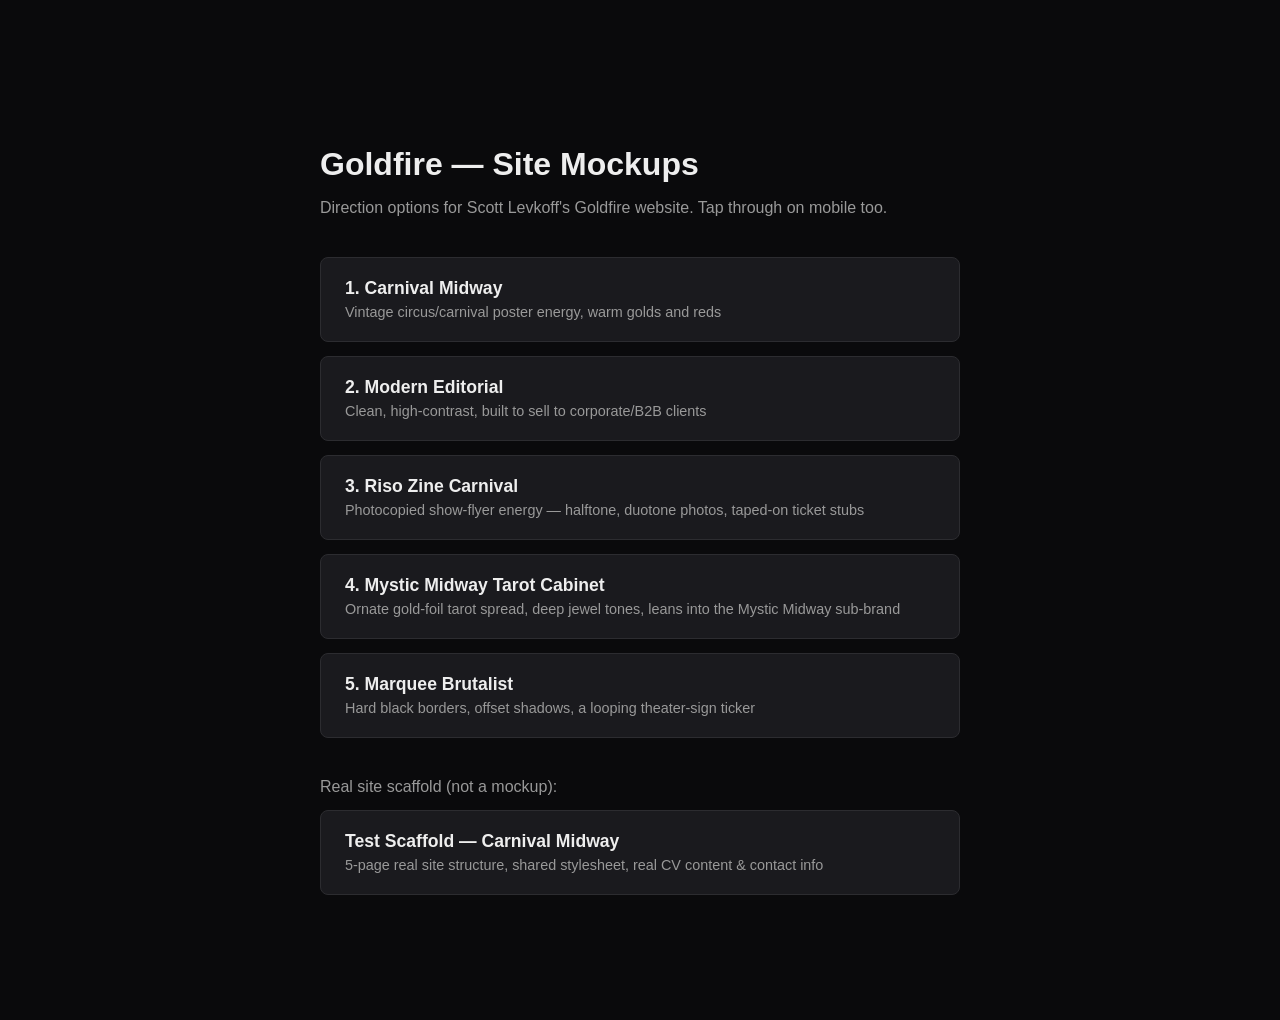
<file: index.html>
<!DOCTYPE html>
<html lang="en">
<head>
<meta charset="UTF-8">
<meta name="viewport" content="width=device-width, initial-scale=1">
<title>GOLDFIRE — Site Mockups</title>
<style>
  body{background:#0a0a0c;color:#eee;font-family:-apple-system,Helvetica,Arial,sans-serif;margin:0;padding:60px 20px;min-height:100vh;display:flex;align-items:center;justify-content:center}
  .wrap{max-width:640px;width:100%}
  h1{font-size:2rem;margin-bottom:6px}
  p.lead{color:#999;margin-bottom:40px}
  ul{list-style:none;padding:0;margin:0;display:flex;flex-direction:column;gap:14px}
  a{display:block;background:#1a1a1e;border:1px solid #2c2c30;border-radius:8px;padding:20px 24px;color:#eee;text-decoration:none;transition:.15s}
  a:hover{border-color:#e2a53d;background:#1e1e23}
  a b{display:block;font-size:1.1rem;margin-bottom:4px}
  a span{color:#999;font-size:0.9rem}
  .empty{color:#666;font-size:0.95rem;border:1px dashed #2c2c30;border-radius:8px;padding:20px 24px}
</style>
</head>
<body>
<div class="wrap">
  <h1>Goldfire — Site Mockups</h1>
  <p class="lead">Direction options for Scott Levkoff's Goldfire website. Tap through on mobile too.</p>
  <ul>
    <li><a href="01-carnival-midway/"><b>1. Carnival Midway</b><span>Vintage circus/carnival poster energy, warm golds and reds</span></a></li>
    <li><a href="02-modern-editorial/"><b>2. Modern Editorial</b><span>Clean, high-contrast, built to sell to corporate/B2B clients</span></a></li>
    <li><a href="03-riso-zine/"><b>3. Riso Zine Carnival</b><span>Photocopied show-flyer energy — halftone, duotone photos, taped-on ticket stubs</span></a></li>
    <li><a href="04-tarot-cabinet/"><b>4. Mystic Midway Tarot Cabinet</b><span>Ornate gold-foil tarot spread, deep jewel tones, leans into the Mystic Midway sub-brand</span></a></li>
    <li><a href="05-marquee-brutalist/"><b>5. Marquee Brutalist</b><span>Hard black borders, offset shadows, a looping theater-sign ticker</span></a></li>
  </ul>
  <p class="lead" style="margin:40px 0 14px">Real site scaffold (not a mockup):</p>
  <ul>
    <li><a href="site-scaffold/"><b>Test Scaffold — Carnival Midway</b><span>5-page real site structure, shared stylesheet, real CV content &amp; contact info</span></a></li>
  </ul>
</div>
</body>
</html>
</file>
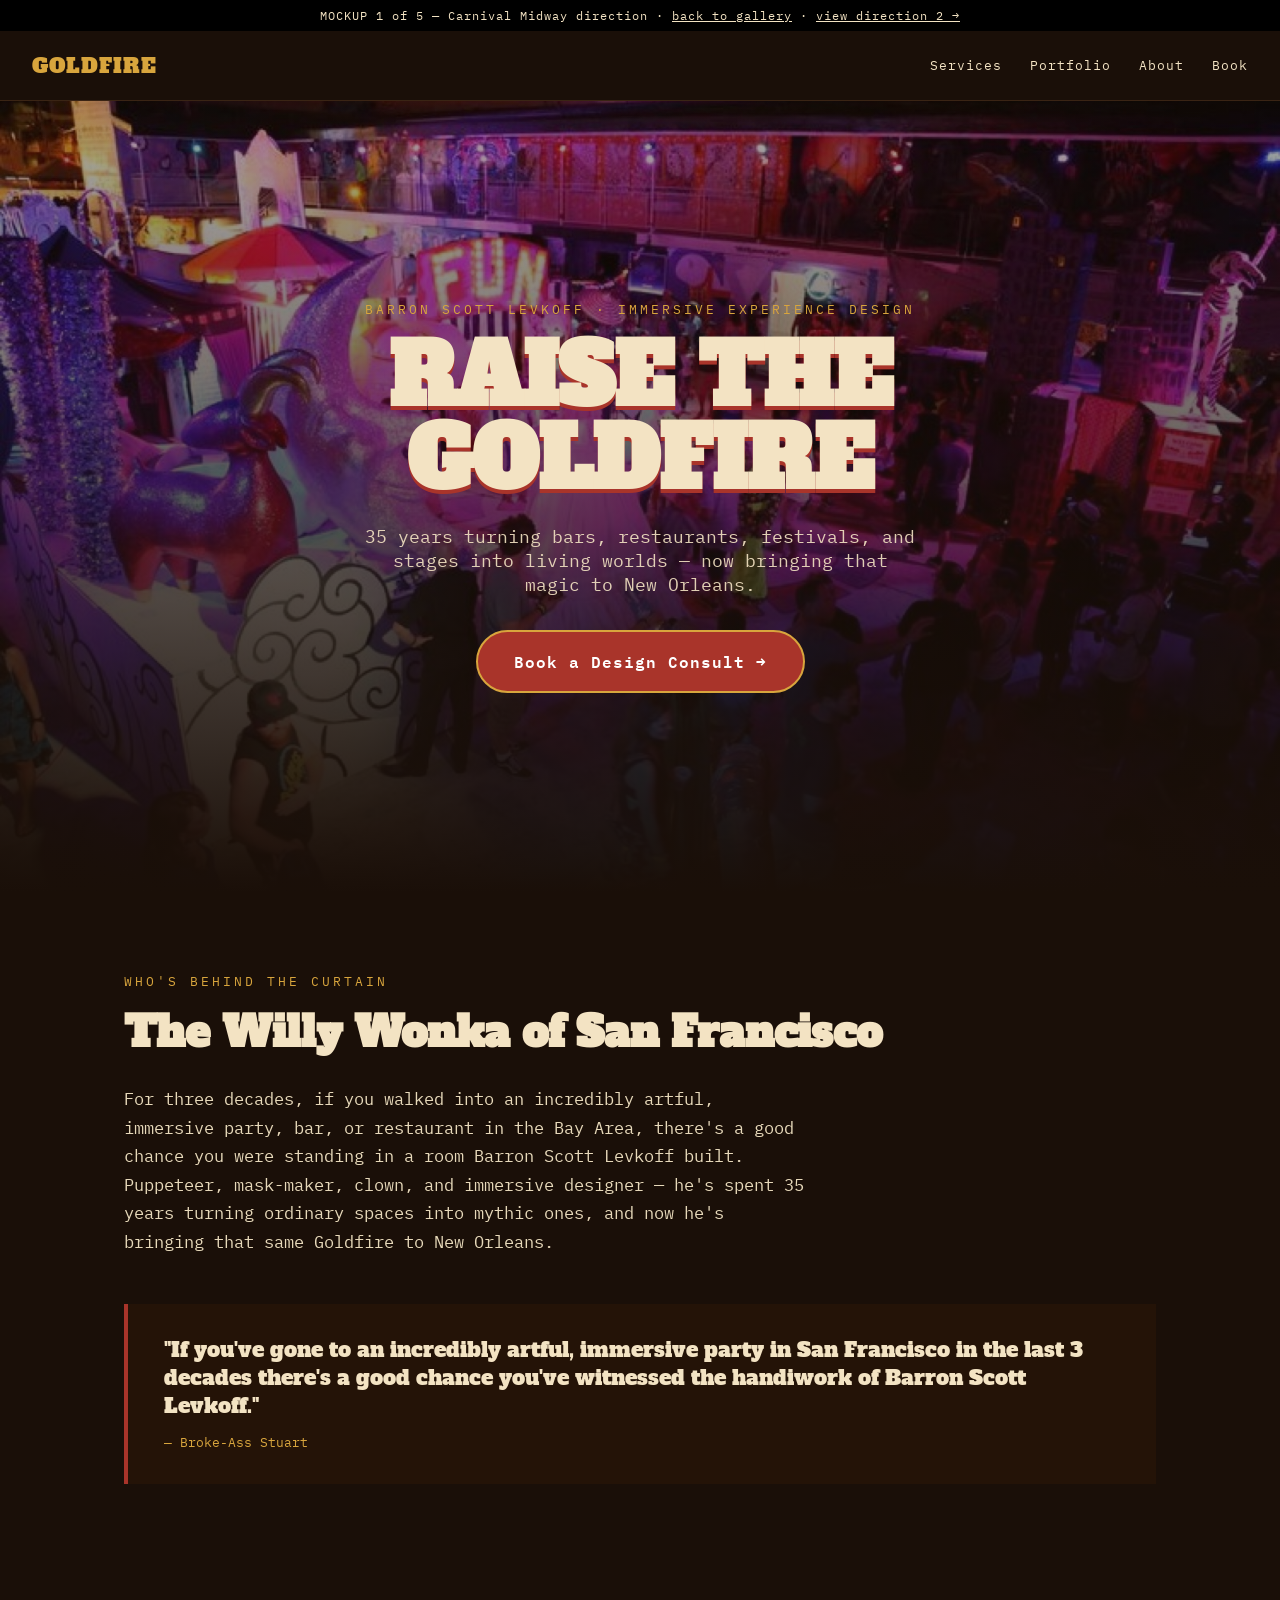
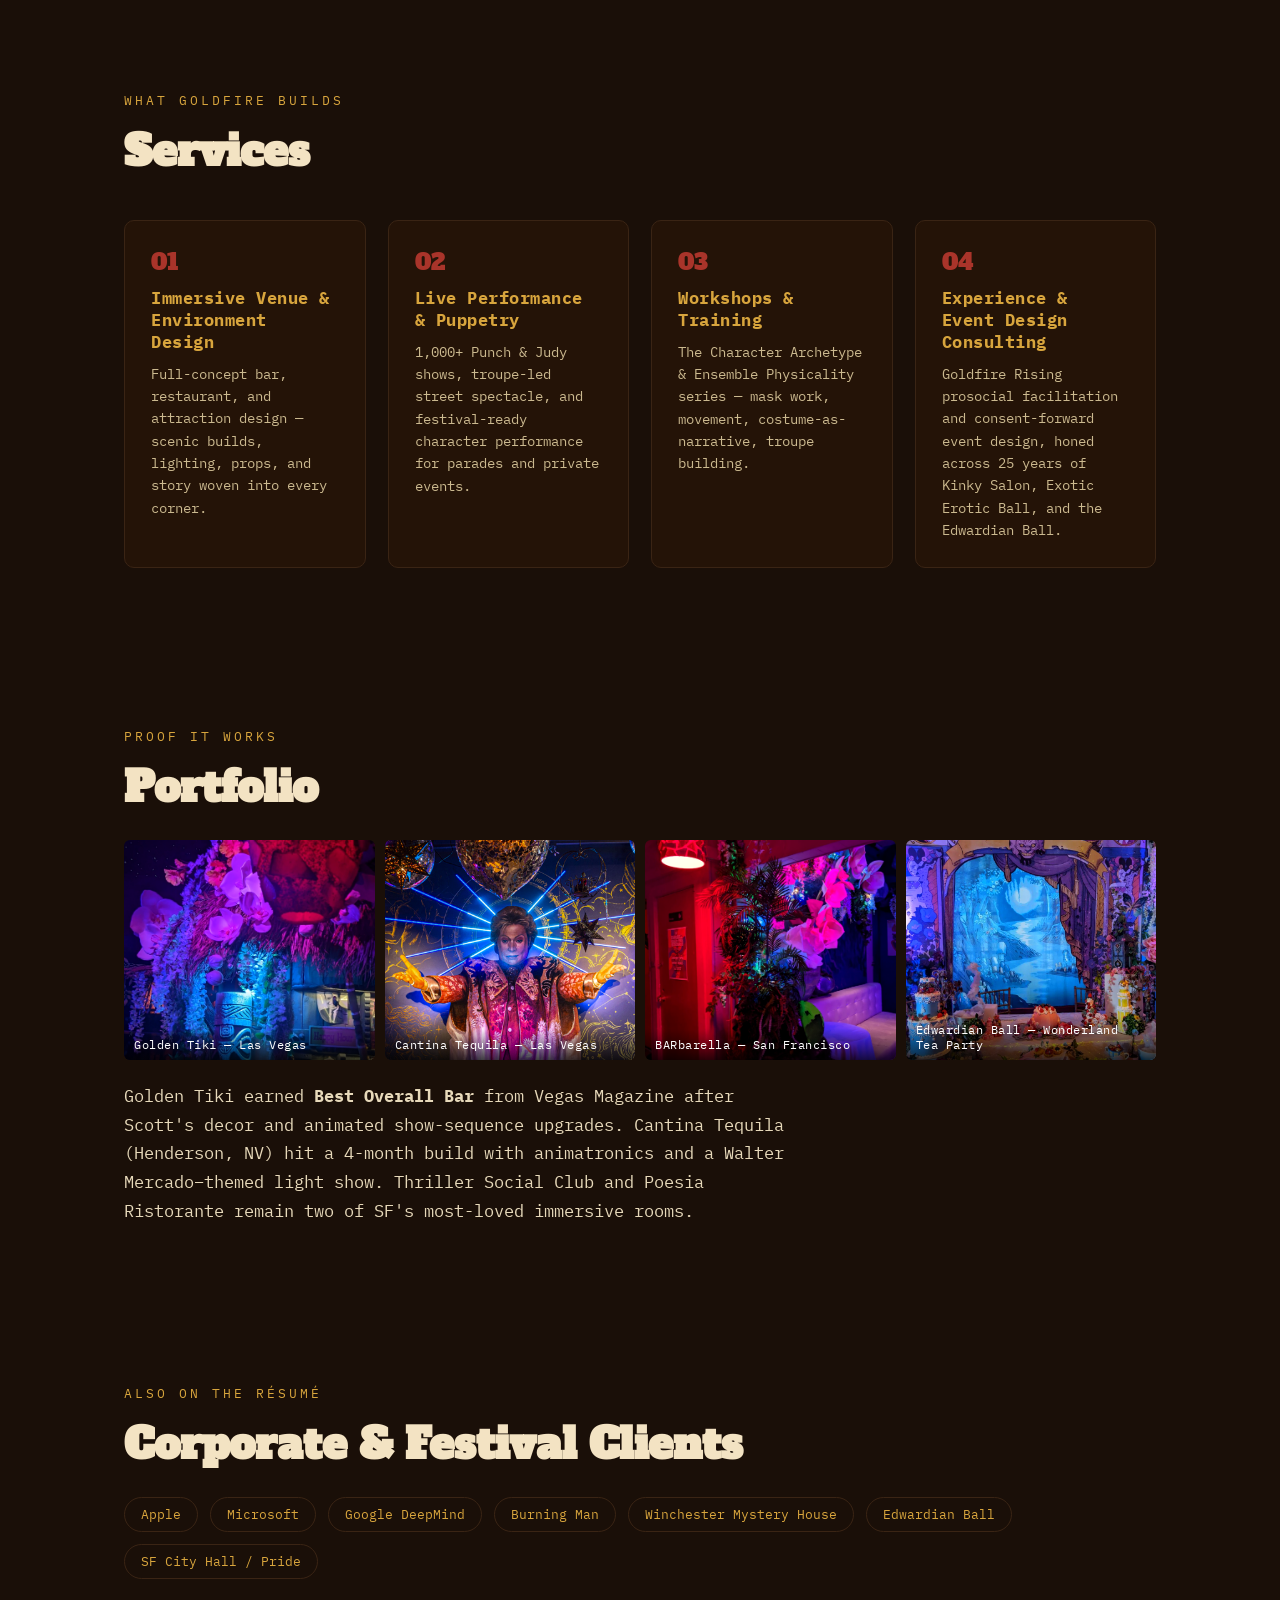
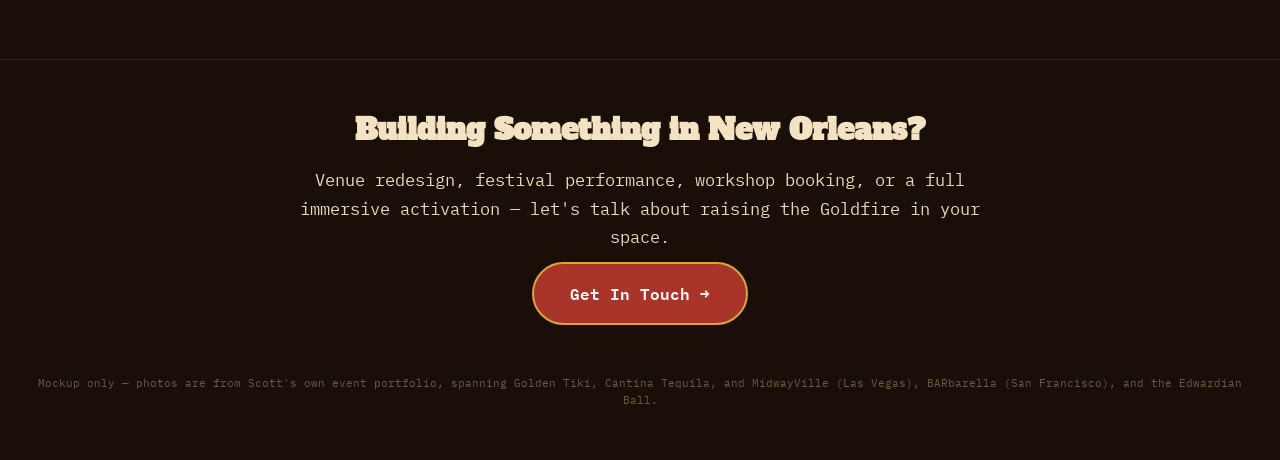
<file: 01-carnival-midway/index.html>
<!DOCTYPE html>
<html lang="en">
<head>
<meta charset="UTF-8">
<meta name="viewport" content="width=device-width, initial-scale=1">
<title>GOLDFIRE — Mockup 1: Carnival Midway</title>
<link rel="preconnect" href="https://fonts.googleapis.com">
<link href="https://fonts.googleapis.com/css2?family=Alfa+Slab+One&family=IBM+Plex+Mono:wght@400;500;600&display=swap" rel="stylesheet">
<style>
  :root{
    --bg:#1a0f08; --bg2:#241307; --cream:#f3e3c3; --gold:#d8a53d; --red:#a9342a; --line:#3a2414;
  }
  *{box-sizing:border-box;margin:0;padding:0}
  body{background:var(--bg);color:var(--cream);font-family:'IBM Plex Mono',monospace;overflow-x:hidden}
  h1,h2,h3,.display{font-family:'Alfa Slab One',serif}
  a{color:inherit;text-decoration:none}
  img{max-width:100%;display:block}

  .mock-banner{position:sticky;top:0;z-index:50;background:#000;color:#f3e3c3;text-align:center;font-size:0.75rem;letter-spacing:1px;padding:8px 12px}
  .mock-banner a{text-decoration:underline}

  nav{display:flex;align-items:center;justify-content:space-between;padding:20px 32px;border-bottom:1px solid var(--line)}
  nav .word{font-family:'Alfa Slab One',serif;font-size:1.3rem;color:var(--gold);letter-spacing:1px}
  nav ul{display:flex;gap:28px;list-style:none;font-size:0.8rem;letter-spacing:1px}

  header.hero{position:relative;min-height:88vh;display:flex;align-items:center;justify-content:center;text-align:center;padding:60px 20px;background:
    linear-gradient(180deg, rgba(26,15,8,0.35) 0%, rgba(26,15,8,0.85) 75%, var(--bg) 100%),
    url('../assets/photos/midwayville-01.jpg') center/cover no-repeat;
  }
  .hero-inner{max-width:780px}
  .hero-eyebrow{color:var(--gold);letter-spacing:3px;font-size:0.8rem;margin-bottom:18px;text-transform:uppercase}
  .hero h1{font-size:clamp(2.6rem,7vw,5.2rem);line-height:1;color:var(--cream);text-shadow:0 4px 0 var(--red)}
  .hero p.sub{margin-top:22px;font-size:1.15rem;color:var(--cream);opacity:0.9;max-width:560px;margin-left:auto;margin-right:auto}
  .hero .cta{display:inline-block;margin-top:34px;background:var(--red);color:#fff;padding:16px 36px;border-radius:40px;font-weight:600;letter-spacing:1px;border:2px solid var(--gold)}

  section{padding:80px 24px;max-width:1080px;margin:0 auto}
  .eyebrow{color:var(--gold);letter-spacing:3px;font-size:0.8rem;text-transform:uppercase;margin-bottom:14px}
  section h2{font-size:clamp(1.8rem,4vw,2.6rem);margin-bottom:24px;color:var(--cream)}
  .lede{max-width:680px;font-size:1.05rem;line-height:1.7;color:#e7d9ba}

  .quote{background:var(--bg2);border-left:4px solid var(--red);padding:32px 36px;margin:48px 0;font-size:1.3rem;font-family:'Alfa Slab One',serif;line-height:1.35;color:var(--cream)}
  .quote cite{display:block;margin-top:14px;font-family:'IBM Plex Mono',monospace;font-size:0.8rem;color:var(--gold);font-style:normal}

  .services{display:grid;grid-template-columns:repeat(auto-fit,minmax(230px,1fr));gap:22px;margin-top:40px}
  .card{background:var(--bg2);border:1px solid var(--line);border-radius:10px;padding:26px}
  .card .num{color:var(--red);font-family:'Alfa Slab One',serif;font-size:1.4rem}
  .card h3{font-family:'IBM Plex Mono',monospace;font-size:1.05rem;color:var(--gold);margin:10px 0 10px;letter-spacing:0.5px}
  .card p{font-size:0.9rem;line-height:1.55;color:#cbb98f}

  .gallery{display:grid;grid-template-columns:repeat(4,1fr);gap:10px;margin-top:20px}
  .gallery figure{overflow:hidden;border-radius:6px;position:relative}
  .gallery img{height:220px;width:100%;object-fit:cover;filter:saturate(1.08) contrast(1.05)}
  .gallery figcaption{position:absolute;bottom:0;left:0;right:0;background:linear-gradient(0deg,rgba(0,0,0,0.75),transparent);color:#fff;font-size:0.72rem;padding:8px 10px;letter-spacing:0.5px}
  @media (max-width:800px){.gallery{grid-template-columns:repeat(2,1fr)}}

  .clients{display:flex;flex-wrap:wrap;gap:12px;margin-top:20px}
  .clients span{border:1px solid var(--line);padding:8px 16px;border-radius:30px;font-size:0.8rem;color:var(--gold)}

  footer{border-top:1px solid var(--line);padding:50px 24px;text-align:center}
  footer h2{font-family:'Alfa Slab One',serif;font-size:1.8rem;margin-bottom:16px}
  footer .cta{display:inline-block;background:var(--red);color:#fff;padding:16px 36px;border-radius:40px;font-weight:600;border:2px solid var(--gold);margin-top:10px}
  footer .credit{margin-top:50px;font-size:0.68rem;color:#6b5a3f;line-height:1.6}
</style>
</head>
<body>

<div class="mock-banner">MOCKUP 1 of 5 — Carnival Midway direction · <a href="../">back to gallery</a> · <a href="../02-modern-editorial/">view direction 2 →</a></div>

<nav>
  <div class="word">GOLDFIRE</div>
  <ul>
    <li>Services</li>
    <li>Portfolio</li>
    <li>About</li>
    <li>Book</li>
  </ul>
</nav>

<header class="hero">
  <div class="hero-inner">
    <div class="hero-eyebrow">Barron Scott Levkoff · Immersive Experience Design</div>
    <h1>RAISE THE<br>GOLDFIRE</h1>
    <p class="sub">35 years turning bars, restaurants, festivals, and stages into living worlds — now bringing that magic to New Orleans.</p>
    <a class="cta" href="#book">Book a Design Consult →</a>
  </div>
</header>

<section>
  <div class="eyebrow">Who's Behind the Curtain</div>
  <h2>The Willy Wonka of San Francisco</h2>
  <p class="lede">For three decades, if you walked into an incredibly artful, immersive party, bar, or restaurant in the Bay Area, there's a good chance you were standing in a room Barron Scott Levkoff built. Puppeteer, mask-maker, clown, and immersive designer — he's spent 35 years turning ordinary spaces into mythic ones, and now he's bringing that same Goldfire to New Orleans.</p>

  <div class="quote">
    "If you've gone to an incredibly artful, immersive party in San Francisco in the last 3 decades there's a good chance you've witnessed the handiwork of Barron Scott Levkoff."
    <cite>— Broke-Ass Stuart</cite>
  </div>
</section>

<section>
  <div class="eyebrow">What Goldfire Builds</div>
  <h2>Services</h2>
  <div class="services">
    <div class="card">
      <div class="num">01</div>
      <h3>Immersive Venue &amp; Environment Design</h3>
      <p>Full-concept bar, restaurant, and attraction design — scenic builds, lighting, props, and story woven into every corner.</p>
    </div>
    <div class="card">
      <div class="num">02</div>
      <h3>Live Performance &amp; Puppetry</h3>
      <p>1,000+ Punch &amp; Judy shows, troupe-led street spectacle, and festival-ready character performance for parades and private events.</p>
    </div>
    <div class="card">
      <div class="num">03</div>
      <h3>Workshops &amp; Training</h3>
      <p>The Character Archetype &amp; Ensemble Physicality series — mask work, movement, costume-as-narrative, troupe building.</p>
    </div>
    <div class="card">
      <div class="num">04</div>
      <h3>Experience &amp; Event Design Consulting</h3>
      <p>Goldfire Rising prosocial facilitation and consent-forward event design, honed across 25 years of Kinky Salon, Exotic Erotic Ball, and the Edwardian Ball.</p>
    </div>
  </div>
</section>

<section>
  <div class="eyebrow">Proof It Works</div>
  <h2>Portfolio</h2>
  <div class="gallery">
    <figure><img src="../assets/photos/golden-tiki-01.jpg" alt="Golden Tiki interior"><figcaption>Golden Tiki — Las Vegas</figcaption></figure>
    <figure><img src="../assets/photos/cantina-tequila-01.jpg" alt="Cantina Tequila skeleton figure"><figcaption>Cantina Tequila — Las Vegas</figcaption></figure>
    <figure><img src="../assets/photos/barbarella-01.jpg" alt="BARbarella lounge interior"><figcaption>BARbarella — San Francisco</figcaption></figure>
    <figure><img src="../assets/photos/edwardian-ball-01.jpg" alt="Wonderland Tea Party dessert spread"><figcaption>Edwardian Ball — Wonderland Tea Party</figcaption></figure>
  </div>
  <p class="lede" style="margin-top:22px">Golden Tiki earned <strong>Best Overall Bar</strong> from Vegas Magazine after Scott's decor and animated show-sequence upgrades. Cantina Tequila (Henderson, NV) hit a 4-month build with animatronics and a Walter Mercado–themed light show. Thriller Social Club and Poesia Ristorante remain two of SF's most-loved immersive rooms.</p>
</section>

<section>
  <div class="eyebrow">Also On the Résumé</div>
  <h2>Corporate &amp; Festival Clients</h2>
  <div class="clients">
    <span>Apple</span><span>Microsoft</span><span>Google DeepMind</span><span>Burning Man</span>
    <span>Winchester Mystery House</span><span>Edwardian Ball</span><span>SF City Hall / Pride</span>
  </div>
</section>

<footer id="book">
  <h2>Building Something in New Orleans?</h2>
  <p class="lede" style="margin:0 auto">Venue redesign, festival performance, workshop booking, or a full immersive activation — let's talk about raising the Goldfire in your space.</p>
  <a class="cta" href="#">Get In Touch →</a>
  <div class="credit">
    Mockup only — photos are from Scott's own event portfolio, spanning Golden Tiki, Cantina Tequila, and MidwayVille (Las Vegas), BARbarella (San Francisco), and the Edwardian Ball.
  </div>
</footer>

</body>
</html>
</file>
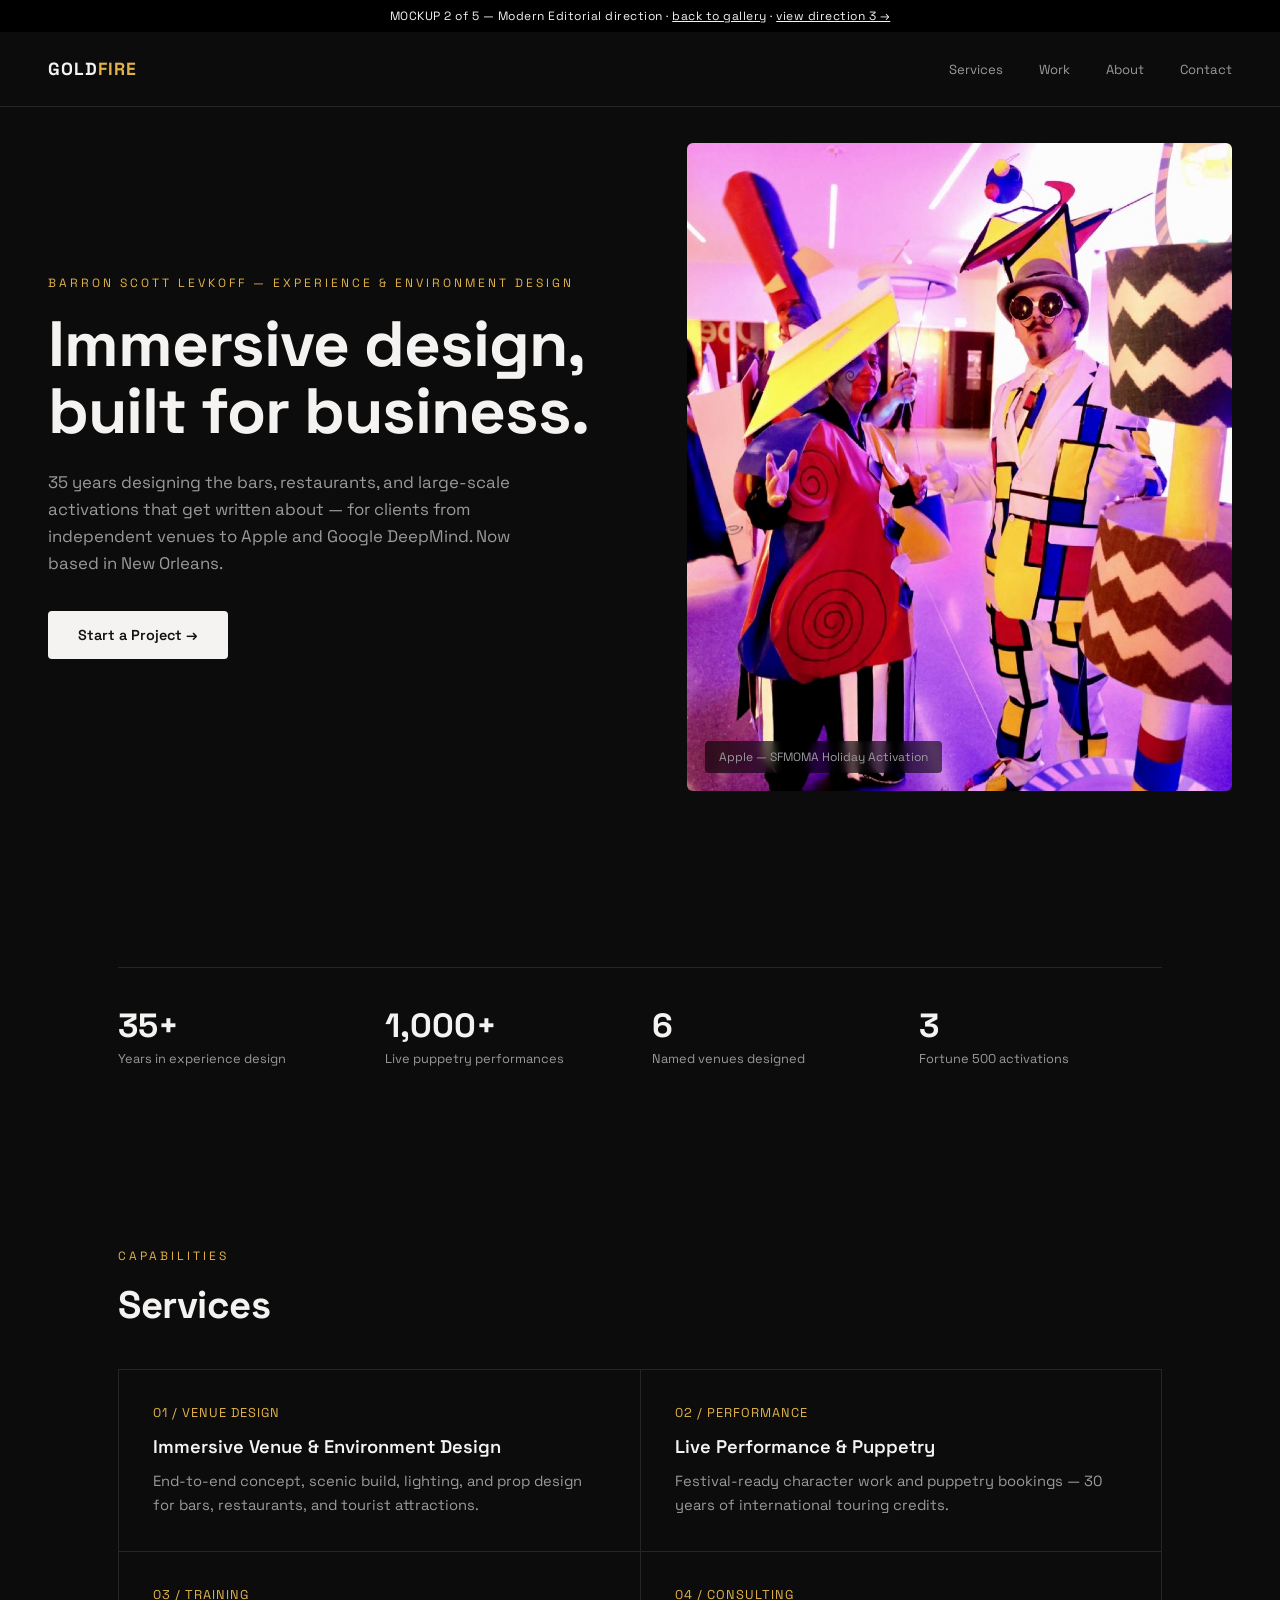
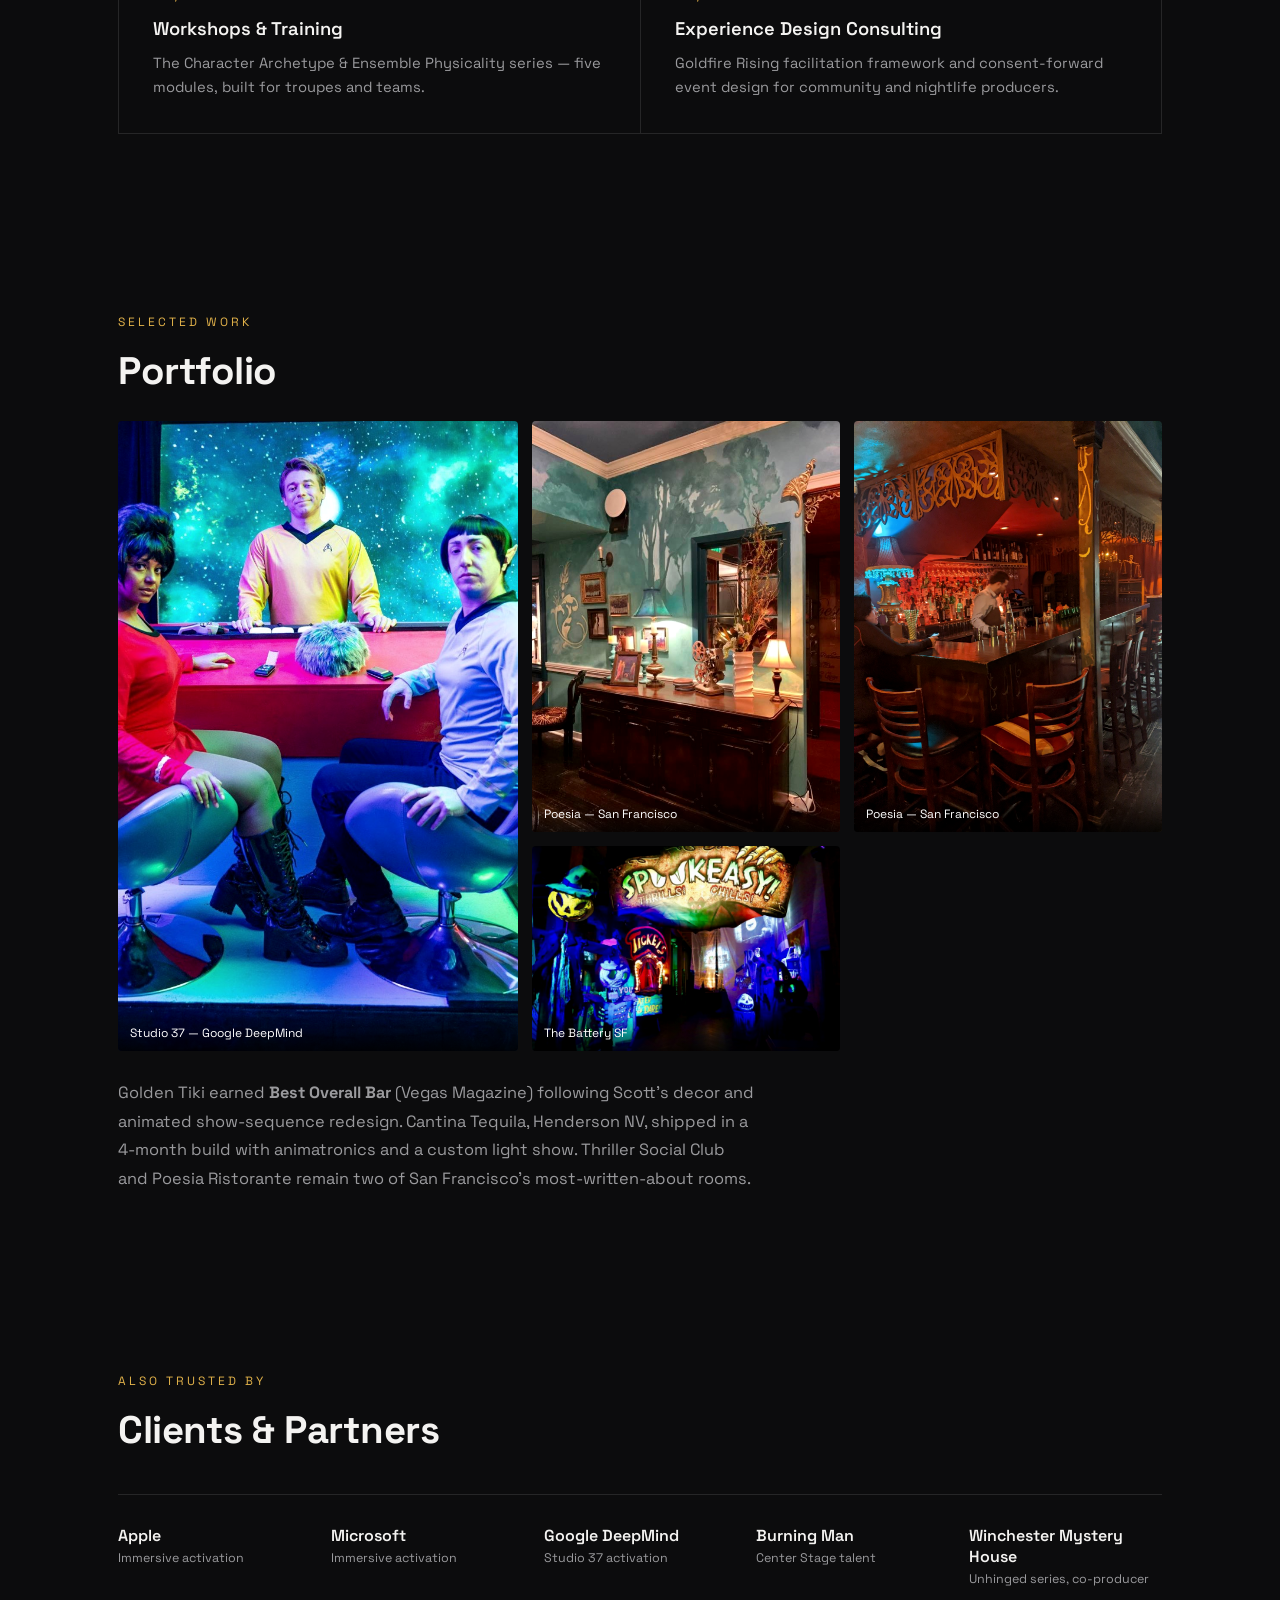
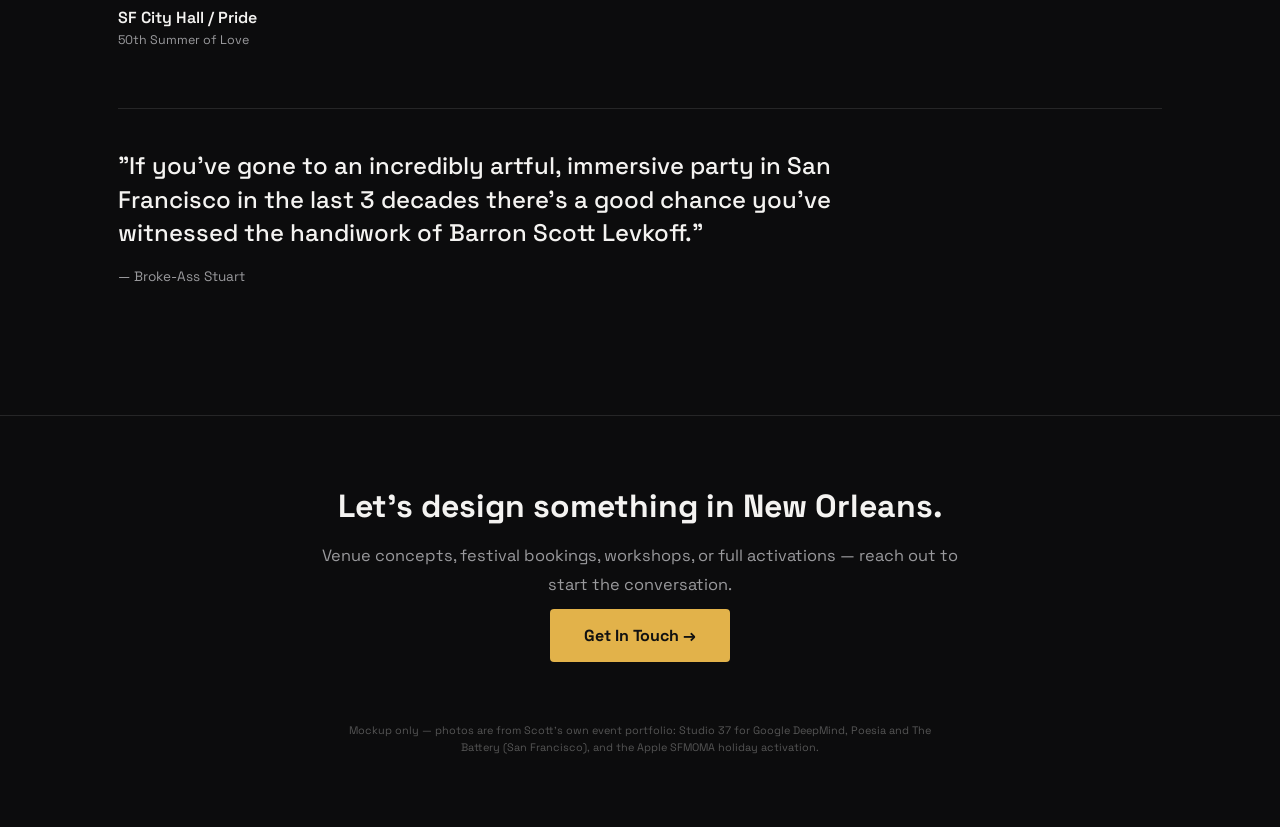
<file: 02-modern-editorial/index.html>
<!DOCTYPE html>
<html lang="en">
<head>
<meta charset="UTF-8">
<meta name="viewport" content="width=device-width, initial-scale=1">
<title>GOLDFIRE — Mockup 2: Modern Editorial</title>
<link rel="preconnect" href="https://fonts.googleapis.com">
<link href="https://fonts.googleapis.com/css2?family=Space+Grotesk:wght@400;500;600;700&display=swap" rel="stylesheet">
<style>
  :root{
    --bg:#0c0c0d; --bg2:#161617; --fg:#f4f3f1; --dim:#9a9a9d; --accent:#e2b24a; --line:#262627;
  }
  *{box-sizing:border-box;margin:0;padding:0}
  body{background:var(--bg);color:var(--fg);font-family:'Space Grotesk',sans-serif;overflow-x:hidden}
  a{color:inherit;text-decoration:none}
  img{max-width:100%;display:block}

  .mock-banner{position:sticky;top:0;z-index:50;background:#000;color:#f4f3f1;text-align:center;font-size:0.75rem;letter-spacing:0.5px;padding:8px 12px}
  .mock-banner a{text-decoration:underline}

  nav{display:flex;align-items:center;justify-content:space-between;padding:26px 48px;border-bottom:1px solid var(--line)}
  nav .word{font-weight:700;font-size:1.1rem;letter-spacing:1px}
  nav .word span{color:var(--accent)}
  nav ul{display:flex;gap:36px;list-style:none;font-size:0.82rem;color:var(--dim)}

  header.hero{position:relative;min-height:80vh;display:grid;grid-template-columns:1.1fr 1fr;align-items:center;gap:40px;padding:0 48px}
  .hero-copy .eyebrow{color:var(--accent);letter-spacing:3px;font-size:0.75rem;text-transform:uppercase;margin-bottom:20px}
  .hero-copy h1{font-size:clamp(2.4rem,5.5vw,4rem);font-weight:700;line-height:1.05;letter-spacing:-1px}
  .hero-copy p.sub{margin-top:24px;font-size:1.05rem;color:var(--dim);max-width:480px;line-height:1.6}
  .hero-copy .cta{display:inline-block;margin-top:34px;background:var(--fg);color:#111;padding:15px 30px;border-radius:4px;font-weight:600;font-size:0.9rem}
  .hero-img{position:relative;height:72vh;border-radius:6px;overflow:hidden}
  .hero-img img{width:100%;height:100%;object-fit:cover;filter:grayscale(0.15) contrast(1.05)}
  .hero-img .tag{position:absolute;bottom:18px;left:18px;background:rgba(0,0,0,0.6);backdrop-filter:blur(4px);padding:8px 14px;border-radius:4px;font-size:0.75rem;color:var(--dim)}
  @media (max-width:860px){header.hero{grid-template-columns:1fr;padding:40px 24px}.hero-img{height:46vh;order:-1}}

  section{padding:90px 48px;max-width:1140px;margin:0 auto}
  @media (max-width:860px){section{padding:60px 24px}}
  .eyebrow{color:var(--accent);letter-spacing:3px;font-size:0.75rem;text-transform:uppercase;margin-bottom:16px}
  section h2{font-size:clamp(1.8rem,3.5vw,2.4rem);font-weight:700;letter-spacing:-0.5px;margin-bottom:26px}
  .lede{max-width:640px;font-size:1.02rem;line-height:1.75;color:var(--dim)}

  .stat-row{display:grid;grid-template-columns:repeat(4,1fr);gap:24px;margin-top:50px;border-top:1px solid var(--line);padding-top:36px}
  .stat b{display:block;font-size:2.1rem;font-weight:700}
  .stat span{font-size:0.8rem;color:var(--dim)}
  @media (max-width:800px){.stat-row{grid-template-columns:repeat(2,1fr)}}

  .services{display:grid;grid-template-columns:repeat(2,1fr);gap:1px;background:var(--line);margin-top:40px;border:1px solid var(--line)}
  .card{background:var(--bg);padding:34px}
  .card .num{color:var(--accent);font-size:0.8rem;letter-spacing:1px}
  .card h3{font-size:1.15rem;font-weight:600;margin:14px 0 12px}
  .card p{font-size:0.92rem;line-height:1.6;color:var(--dim)}
  @media (max-width:800px){.services{grid-template-columns:1fr}}

  .gallery{display:grid;grid-template-columns:1.3fr 1fr 1fr;grid-template-rows:auto auto;gap:14px;margin-top:20px}
  .gallery figure{overflow:hidden;border-radius:4px;position:relative}
  .gallery img{width:100%;height:100%;object-fit:cover;filter:grayscale(0.1) contrast(1.05)}
  .gallery figure:nth-child(1){grid-row:span 2}
  .gallery figcaption{position:absolute;bottom:0;left:0;right:0;background:linear-gradient(0deg,rgba(0,0,0,0.8),transparent);color:#fff;font-size:0.75rem;padding:10px 12px}
  @media (max-width:800px){.gallery{grid-template-columns:1fr 1fr}.gallery figure:nth-child(1){grid-row:auto;grid-column:span 2}}
  .gallery figure img{min-height:180px}

  .clients{display:grid;grid-template-columns:repeat(auto-fit,minmax(160px,1fr));gap:20px;margin-top:40px;border-top:1px solid var(--line);padding-top:30px}
  .clients div{font-weight:600;font-size:1rem;color:var(--fg)}
  .clients div span{display:block;font-weight:400;font-size:0.78rem;color:var(--dim);margin-top:4px}

  .quote-block{margin-top:60px;padding:40px 0;border-top:1px solid var(--line)}
  .quote-block p{font-size:1.5rem;font-weight:500;line-height:1.4;max-width:800px}
  .quote-block cite{display:block;margin-top:18px;font-size:0.85rem;color:var(--dim);font-style:normal}

  footer{border-top:1px solid var(--line);padding:70px 48px;text-align:center}
  footer h2{font-size:2rem;font-weight:700;margin-bottom:16px}
  footer .cta{display:inline-block;background:var(--accent);color:#111;padding:16px 34px;border-radius:4px;font-weight:700;margin-top:10px}
  footer .credit{margin-top:60px;font-size:0.68rem;color:#555;line-height:1.6;max-width:600px;margin-left:auto;margin-right:auto}
</style>
</head>
<body>

<div class="mock-banner">MOCKUP 2 of 5 — Modern Editorial direction · <a href="../">back to gallery</a> · <a href="../03-riso-zine/">view direction 3 →</a></div>

<nav>
  <div class="word">GOLD<span>FIRE</span></div>
  <ul>
    <li>Services</li>
    <li>Work</li>
    <li>About</li>
    <li>Contact</li>
  </ul>
</nav>

<header class="hero">
  <div class="hero-copy">
    <div class="eyebrow">Barron Scott Levkoff — Experience &amp; Environment Design</div>
    <h1>Immersive design,<br>built for business.</h1>
    <p class="sub">35 years designing the bars, restaurants, and large-scale activations that get written about — for clients from independent venues to Apple and Google DeepMind. Now based in New Orleans.</p>
    <a class="cta" href="#contact">Start a Project →</a>
  </div>
  <div class="hero-img">
    <img src="../assets/photos/apple-sfmoma-01.jpg" alt="Apple SFMOMA holiday activation performers">
    <div class="tag">Apple — SFMOMA Holiday Activation</div>
  </div>
</header>

<section>
  <div class="stat-row">
    <div class="stat"><b>35+</b><span>Years in experience design</span></div>
    <div class="stat"><b>1,000+</b><span>Live puppetry performances</span></div>
    <div class="stat"><b>6</b><span>Named venues designed</span></div>
    <div class="stat"><b>3</b><span>Fortune 500 activations</span></div>
  </div>
</section>

<section>
  <div class="eyebrow">Capabilities</div>
  <h2>Services</h2>
  <div class="services">
    <div class="card">
      <div class="num">01 / VENUE DESIGN</div>
      <h3>Immersive Venue &amp; Environment Design</h3>
      <p>End-to-end concept, scenic build, lighting, and prop design for bars, restaurants, and tourist attractions.</p>
    </div>
    <div class="card">
      <div class="num">02 / PERFORMANCE</div>
      <h3>Live Performance &amp; Puppetry</h3>
      <p>Festival-ready character work and puppetry bookings — 30 years of international touring credits.</p>
    </div>
    <div class="card">
      <div class="num">03 / TRAINING</div>
      <h3>Workshops &amp; Training</h3>
      <p>The Character Archetype &amp; Ensemble Physicality series — five modules, built for troupes and teams.</p>
    </div>
    <div class="card">
      <div class="num">04 / CONSULTING</div>
      <h3>Experience Design Consulting</h3>
      <p>Goldfire Rising facilitation framework and consent-forward event design for community and nightlife producers.</p>
    </div>
  </div>
</section>

<section>
  <div class="eyebrow">Selected Work</div>
  <h2>Portfolio</h2>
  <div class="gallery">
    <figure><img src="../assets/photos/studio37-01.jpg" alt="Studio 37 Star Trek bridge set for Google DeepMind"><figcaption>Studio 37 — Google DeepMind</figcaption></figure>
    <figure><img src="../assets/photos/poesia-01.jpg" alt="Poesia dining room"><figcaption>Poesia — San Francisco</figcaption></figure>
    <figure><img src="../assets/photos/poesia-02.jpg" alt="Poesia bar interior"><figcaption>Poesia — San Francisco</figcaption></figure>
    <figure><img src="../assets/photos/battery-sf-01.jpg" alt="The Battery SF Spookeasy entrance"><figcaption>The Battery SF</figcaption></figure>
  </div>
  <p class="lede" style="margin-top:28px">Golden Tiki earned <strong>Best Overall Bar</strong> (Vegas Magazine) following Scott's decor and animated show-sequence redesign. Cantina Tequila, Henderson NV, shipped in a 4-month build with animatronics and a custom light show. Thriller Social Club and Poesia Ristorante remain two of San Francisco's most-written-about rooms.</p>
</section>

<section>
  <div class="eyebrow">Also Trusted By</div>
  <h2>Clients &amp; Partners</h2>
  <div class="clients">
    <div>Apple<span>Immersive activation</span></div>
    <div>Microsoft<span>Immersive activation</span></div>
    <div>Google DeepMind<span>Studio 37 activation</span></div>
    <div>Burning Man<span>Center Stage talent</span></div>
    <div>Winchester Mystery House<span>Unhinged series, co-producer</span></div>
    <div>SF City Hall / Pride<span>50th Summer of Love</span></div>
  </div>

  <div class="quote-block">
    <p>"If you've gone to an incredibly artful, immersive party in San Francisco in the last 3 decades there's a good chance you've witnessed the handiwork of Barron Scott Levkoff."</p>
    <cite>— Broke-Ass Stuart</cite>
  </div>
</section>

<footer id="contact">
  <h2>Let's design something in New Orleans.</h2>
  <p class="lede" style="margin:0 auto">Venue concepts, festival bookings, workshops, or full activations — reach out to start the conversation.</p>
  <a class="cta" href="#">Get In Touch →</a>
  <div class="credit">
    Mockup only — photos are from Scott's own event portfolio: Studio 37 for Google DeepMind, Poesia and The Battery (San Francisco), and the Apple SFMOMA holiday activation.
  </div>
</footer>

</body>
</html>
</file>
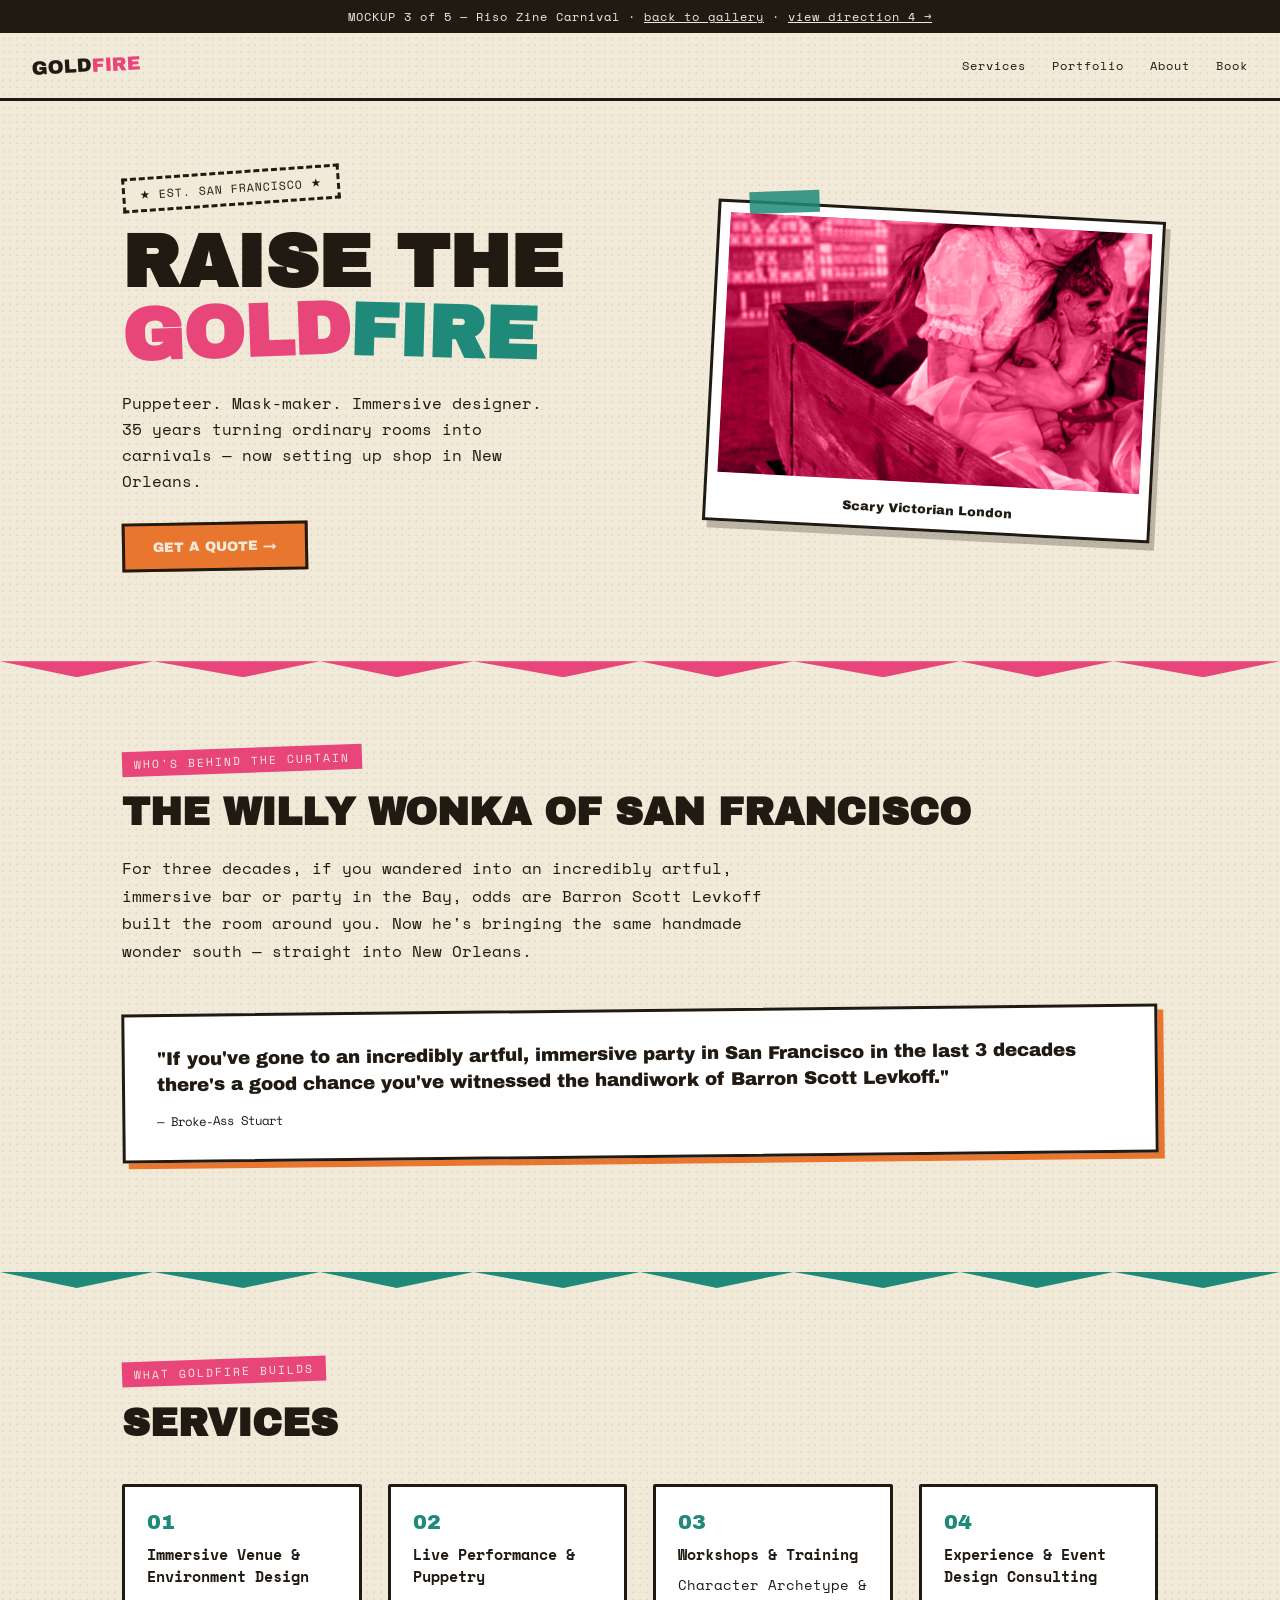
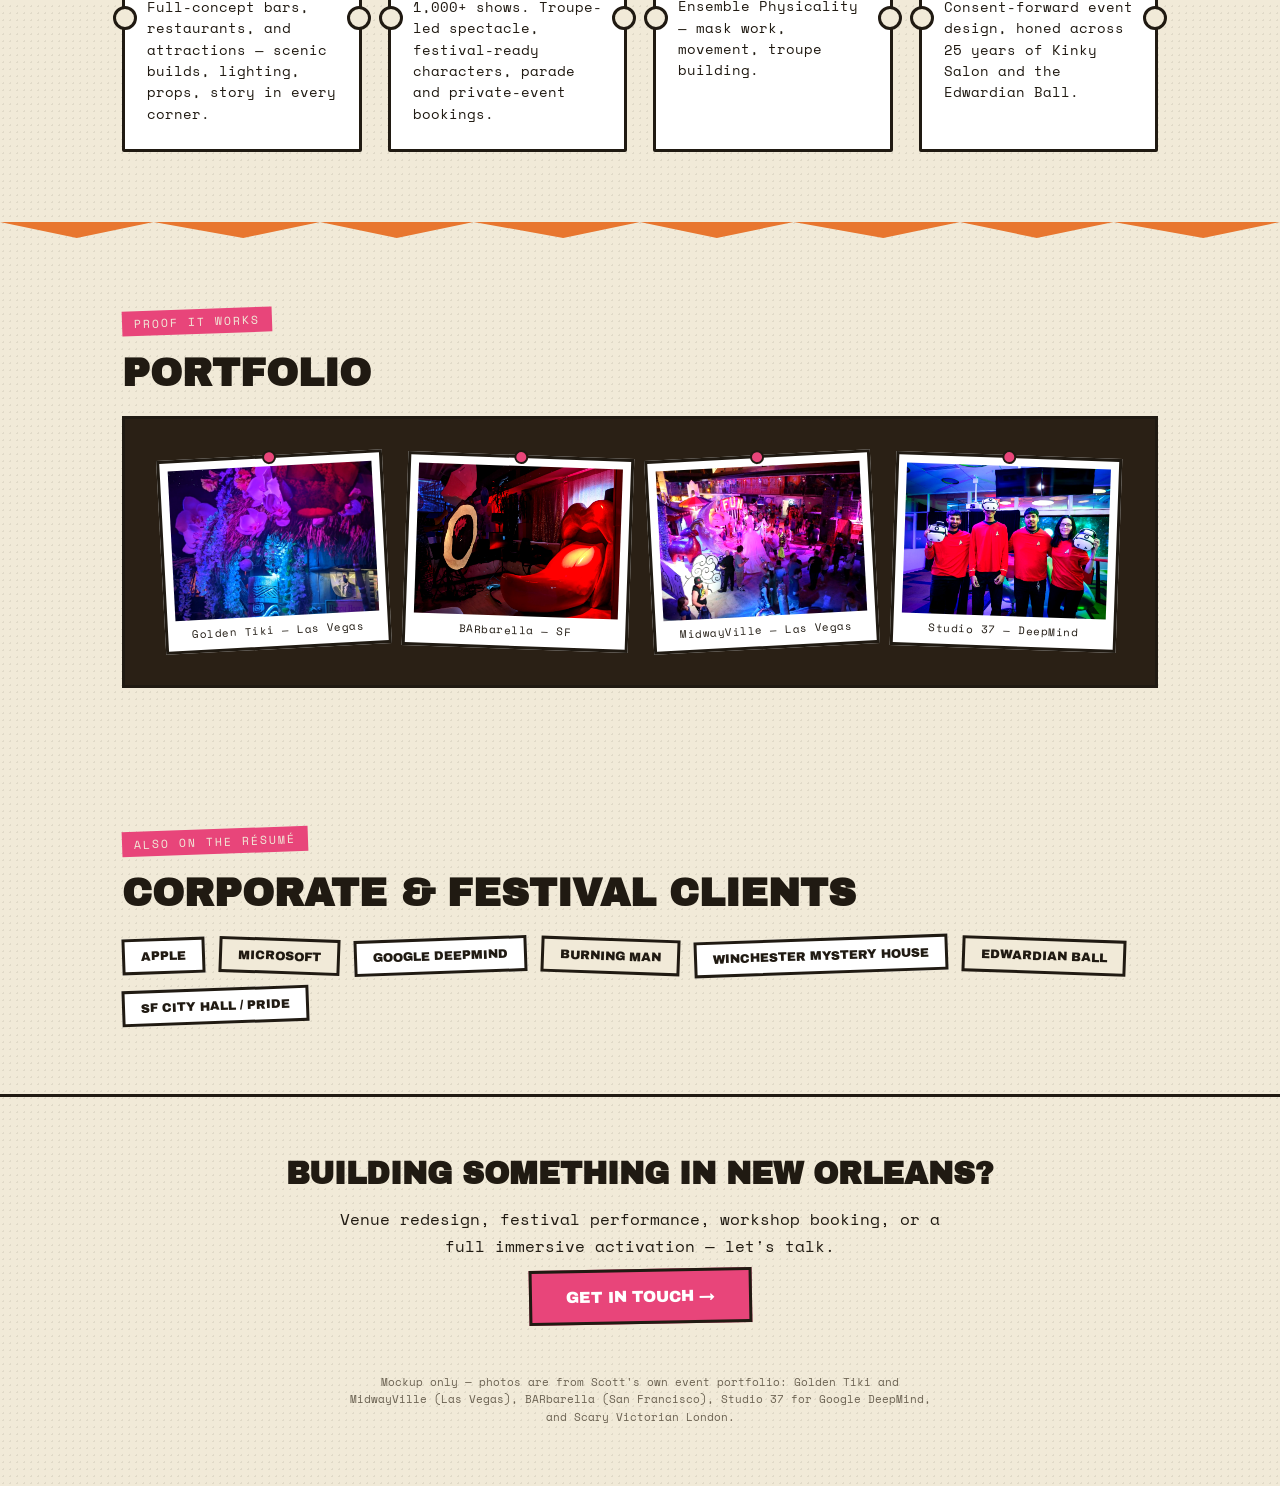
<file: 03-riso-zine/index.html>
<!DOCTYPE html>
<html lang="en">
<head>
<meta charset="UTF-8">
<meta name="viewport" content="width=device-width, initial-scale=1">
<title>GOLDFIRE — Mockup 3: Riso Zine Carnival</title>
<link rel="preconnect" href="https://fonts.googleapis.com">
<link href="https://fonts.googleapis.com/css2?family=Archivo+Black&family=Space+Mono:wght@400;700&display=swap" rel="stylesheet">
<style>
  :root{
    --cream:#f1ead8; --ink:#201a12; --pink:#e8457a; --teal:#1f8a7a; --orange:#e8762f;
  }
  *{box-sizing:border-box;margin:0;padding:0}
  body{
    background:var(--cream);color:var(--ink);font-family:'Space Mono',monospace;overflow-x:hidden;
    background-image:radial-gradient(circle, rgba(32,26,18,0.08) 1px, transparent 1px);
    background-size:7px 7px;
  }
  h1,h2,h3,.display{font-family:'Archivo Black',sans-serif;text-transform:uppercase}
  a{color:inherit;text-decoration:none}
  img{max-width:100%;display:block}

  .mock-banner{position:sticky;top:0;z-index:50;background:var(--ink);color:var(--cream);text-align:center;font-size:0.72rem;letter-spacing:1px;padding:8px 12px}
  .mock-banner a{text-decoration:underline}

  .torn{height:16px;background:var(--pink);clip-path:polygon(0 0,6% 100%,12% 0,19% 100%,25% 0,31% 100%,37% 0,44% 100%,50% 0,56% 100%,62% 0,69% 100%,75% 0,81% 100%,87% 0,94% 100%,100% 0)}
  .torn.teal{background:var(--teal)}
  .torn.orange{background:var(--orange)}

  nav{display:flex;align-items:center;justify-content:space-between;padding:22px 32px;border-bottom:3px solid var(--ink)}
  nav .word{font-family:'Archivo Black',sans-serif;font-size:1.2rem;transform:rotate(-3deg);display:inline-block}
  nav .word span{color:var(--pink)}
  nav ul{display:flex;gap:26px;list-style:none;font-size:0.78rem;letter-spacing:1px}

  header.hero{padding:70px 32px 90px;max-width:1100px;margin:0 auto;display:grid;grid-template-columns:1.1fr 0.9fr;gap:40px;align-items:center}
  @media (max-width:860px){header.hero{grid-template-columns:1fr;padding:50px 22px 70px}}
  .stamp{display:inline-block;border:3px dashed var(--ink);padding:6px 14px;font-size:0.72rem;letter-spacing:1px;transform:rotate(-4deg);margin-bottom:22px;background:var(--cream)}
  .hero h1{font-size:clamp(2.6rem,7vw,4.6rem);line-height:0.95}
  .hero h1 .l2{color:var(--pink);display:inline-block;transform:rotate(-2deg)}
  .hero h1 .l3{color:var(--teal);display:inline-block;transform:rotate(1.5deg)}
  .hero p.sub{margin-top:22px;font-size:1.02rem;line-height:1.6;max-width:440px}
  .hero .cta{display:inline-block;margin-top:28px;background:var(--orange);color:var(--cream);padding:14px 28px;border:3px solid var(--ink);font-family:'Archivo Black',sans-serif;font-size:0.85rem;transform:rotate(-1deg)}

  .polaroid{background:#fff;border:3px solid var(--ink);padding:10px 10px 46px;transform:rotate(3deg);box-shadow:5px 7px 0 rgba(32,26,18,0.25);position:relative}
  .polaroid .duo{position:relative;overflow:hidden;background:var(--pink)}
  .polaroid img{filter:grayscale(100%) brightness(1.15) contrast(1.05);mix-blend-mode:luminosity;width:100%;height:260px;object-fit:cover}
  .polaroid figcaption{position:absolute;bottom:12px;left:0;right:0;text-align:center;font-family:'Archivo Black',sans-serif;font-size:0.8rem}
  .washi{position:absolute;top:-14px;left:28px;width:70px;height:22px;background:var(--teal);opacity:0.85;transform:rotate(-5deg)}

  section{padding:70px 32px;max-width:1100px;margin:0 auto}
  @media (max-width:860px){section{padding:50px 22px}}
  .eyebrow{display:inline-block;background:var(--pink);color:var(--cream);padding:4px 12px;font-size:0.72rem;letter-spacing:2px;margin-bottom:18px;transform:rotate(-2deg)}
  section h2{font-size:clamp(1.7rem,4vw,2.4rem);margin-bottom:22px}
  .lede{max-width:640px;font-size:0.98rem;line-height:1.75}

  .quote{background:#fff;border:3px solid var(--ink);padding:30px 32px;margin:44px 0;font-family:'Archivo Black',sans-serif;font-size:1.15rem;line-height:1.4;transform:rotate(-0.6deg);box-shadow:6px 6px 0 var(--orange)}
  .quote cite{display:block;margin-top:14px;font-family:'Space Mono',monospace;font-size:0.78rem;font-style:normal;text-transform:none}

  .services{display:grid;grid-template-columns:repeat(auto-fit,minmax(230px,1fr));gap:26px;margin-top:40px}
  .ticket{position:relative;background:#fff;border:3px solid var(--ink);padding:24px 22px;border-radius:2px}
  .ticket::before,.ticket::after{content:'';position:absolute;width:18px;height:18px;background:var(--cream);border:3px solid var(--ink);border-radius:50%;top:50%;transform:translateY(-50%)}
  .ticket::before{left:-12px}
  .ticket::after{right:-12px}
  .ticket .num{font-family:'Archivo Black',sans-serif;color:var(--teal);font-size:1.3rem}
  .ticket h3{font-family:'Space Mono',monospace;font-weight:700;font-size:0.95rem;margin:10px 0 10px;text-transform:none}
  .ticket p{font-size:0.86rem;line-height:1.55}

  .corkboard{background:#2a2015;border:3px solid var(--ink);padding:36px;margin-top:20px;display:grid;grid-template-columns:repeat(4,1fr);gap:18px}
  @media (max-width:800px){.corkboard{grid-template-columns:repeat(2,1fr)}}
  .pin{background:#fff;border:3px solid var(--ink);padding:8px;position:relative}
  .pin:nth-child(odd){transform:rotate(-3deg)}
  .pin:nth-child(even){transform:rotate(2deg)}
  .pin img{width:100%;height:150px;object-fit:cover;filter:saturate(1.1) contrast(1.05)}
  .pin span{display:block;font-size:0.68rem;text-align:center;margin-top:6px;letter-spacing:0.5px}
  .pin .dot{position:absolute;top:-8px;left:50%;transform:translateX(-50%);width:14px;height:14px;background:var(--pink);border-radius:50%;border:2px solid var(--ink)}

  .clients{display:flex;flex-wrap:wrap;gap:14px;margin-top:24px}
  .clients span{border:3px solid var(--ink);padding:8px 16px;font-family:'Archivo Black',sans-serif;font-size:0.78rem;background:#fff;transform:rotate(-2deg)}
  .clients span:nth-child(even){transform:rotate(2deg);background:var(--cream)}

  footer{border-top:3px solid var(--ink);padding:60px 32px;text-align:center}
  footer h2{font-size:1.9rem;margin-bottom:16px}
  footer .cta{display:inline-block;background:var(--pink);color:#fff;padding:16px 34px;border:3px solid var(--ink);font-family:'Archivo Black',sans-serif;margin-top:8px;transform:rotate(-1deg)}
  footer .credit{margin-top:50px;font-size:0.68rem;color:#6b6252;line-height:1.6;max-width:600px;margin-left:auto;margin-right:auto}
</style>
</head>
<body>

<div class="mock-banner">MOCKUP 3 of 5 — Riso Zine Carnival · <a href="../">back to gallery</a> · <a href="../04-tarot-cabinet/">view direction 4 →</a></div>

<nav>
  <div class="word">GOLD<span>FIRE</span></div>
  <ul>
    <li>Services</li>
    <li>Portfolio</li>
    <li>About</li>
    <li>Book</li>
  </ul>
</nav>

<header class="hero">
  <div>
    <div class="stamp">★ EST. SAN FRANCISCO ★</div>
    <h1>RAISE THE<br><span class="l2">GOLD</span><span class="l3">FIRE</span></h1>
    <p class="sub">Puppeteer. Mask-maker. Immersive designer. 35 years turning ordinary rooms into carnivals — now setting up shop in New Orleans.</p>
    <a class="cta" href="#book">GET A QUOTE →</a>
  </div>
  <figure class="polaroid">
    <div class="washi"></div>
    <div class="duo"><img src="../assets/photos/scary-victorian-london-02.jpg" alt="Scary Victorian London character"></div>
    <figcaption>Scary Victorian London</figcaption>
  </figure>
</header>

<div class="torn"></div>

<section>
  <div class="eyebrow">WHO'S BEHIND THE CURTAIN</div>
  <h2>The Willy Wonka of San Francisco</h2>
  <p class="lede">For three decades, if you wandered into an incredibly artful, immersive bar or party in the Bay, odds are Barron Scott Levkoff built the room around you. Now he's bringing the same handmade wonder south — straight into New Orleans.</p>
  <div class="quote">
    "If you've gone to an incredibly artful, immersive party in San Francisco in the last 3 decades there's a good chance you've witnessed the handiwork of Barron Scott Levkoff."
    <cite>— Broke-Ass Stuart</cite>
  </div>
</section>

<div class="torn teal"></div>

<section>
  <div class="eyebrow">WHAT GOLDFIRE BUILDS</div>
  <h2>Services</h2>
  <div class="services">
    <div class="ticket"><div class="num">01</div><h3>Immersive Venue &amp; Environment Design</h3><p>Full-concept bars, restaurants, and attractions — scenic builds, lighting, props, story in every corner.</p></div>
    <div class="ticket"><div class="num">02</div><h3>Live Performance &amp; Puppetry</h3><p>1,000+ shows. Troupe-led spectacle, festival-ready characters, parade and private-event bookings.</p></div>
    <div class="ticket"><div class="num">03</div><h3>Workshops &amp; Training</h3><p>Character Archetype &amp; Ensemble Physicality — mask work, movement, troupe building.</p></div>
    <div class="ticket"><div class="num">04</div><h3>Experience &amp; Event Design Consulting</h3><p>Consent-forward event design, honed across 25 years of Kinky Salon and the Edwardian Ball.</p></div>
  </div>
</section>

<div class="torn orange"></div>

<section>
  <div class="eyebrow">PROOF IT WORKS</div>
  <h2>Portfolio</h2>
  <div class="corkboard">
    <div class="pin"><div class="dot"></div><img src="../assets/photos/golden-tiki-01.jpg" alt="Golden Tiki"><span>Golden Tiki — Las Vegas</span></div>
    <div class="pin"><div class="dot"></div><img src="../assets/photos/barbarella-03.jpg" alt="BARbarella giant lips seating prop"><span>BARbarella — SF</span></div>
    <div class="pin"><div class="dot"></div><img src="../assets/photos/midwayville-01.jpg" alt="MidwayVille pop-up carnival"><span>MidwayVille — Las Vegas</span></div>
    <div class="pin"><div class="dot"></div><img src="../assets/photos/studio37-02.jpg" alt="Studio 37 VR activation group"><span>Studio 37 — DeepMind</span></div>
  </div>
</section>

<section>
  <div class="eyebrow">ALSO ON THE RÉSUMÉ</div>
  <h2>Corporate &amp; Festival Clients</h2>
  <div class="clients">
    <span>APPLE</span><span>MICROSOFT</span><span>GOOGLE DEEPMIND</span><span>BURNING MAN</span>
    <span>WINCHESTER MYSTERY HOUSE</span><span>EDWARDIAN BALL</span><span>SF CITY HALL / PRIDE</span>
  </div>
</section>

<footer id="book">
  <h2>Building Something in New Orleans?</h2>
  <p class="lede" style="margin:0 auto">Venue redesign, festival performance, workshop booking, or a full immersive activation — let's talk.</p>
  <a class="cta" href="#">GET IN TOUCH →</a>
  <div class="credit">
    Mockup only — photos are from Scott's own event portfolio: Golden Tiki and MidwayVille (Las Vegas), BARbarella (San Francisco), Studio 37 for Google DeepMind, and Scary Victorian London.
  </div>
</footer>

</body>
</html>
</file>
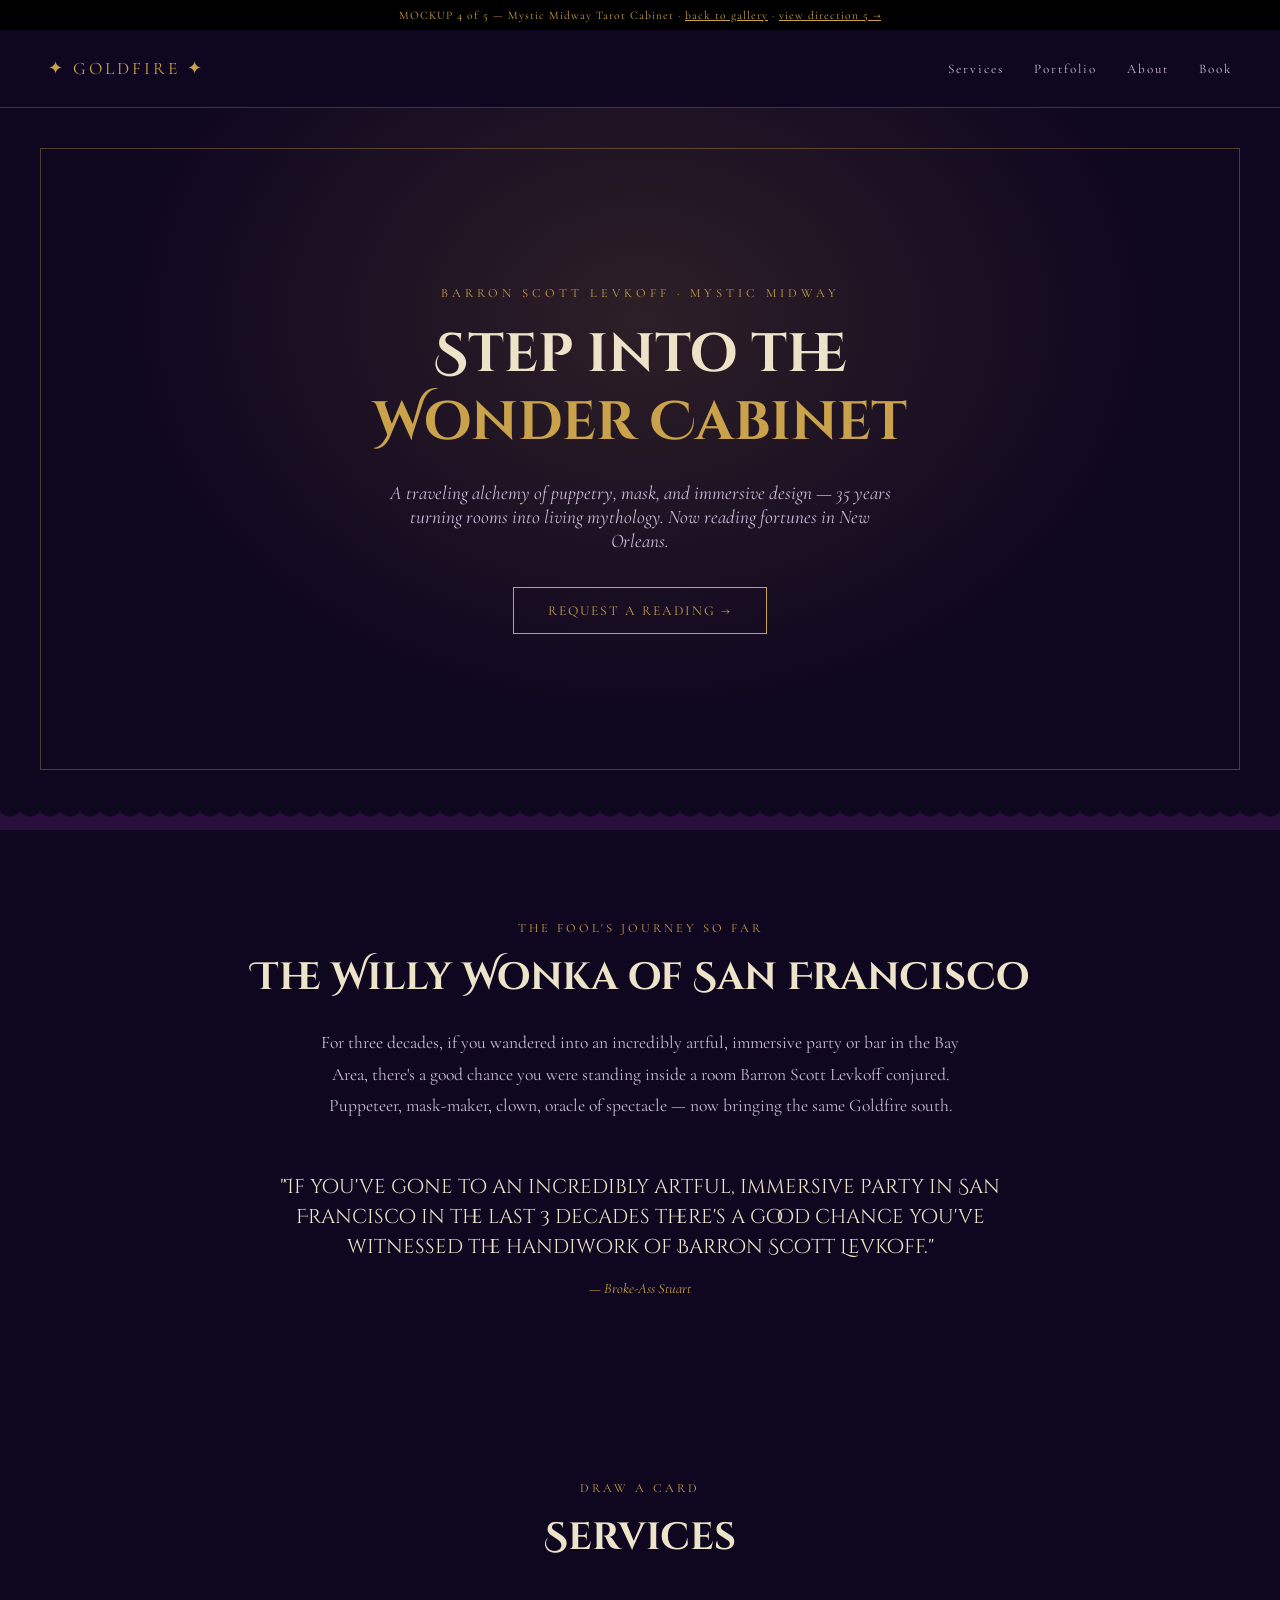
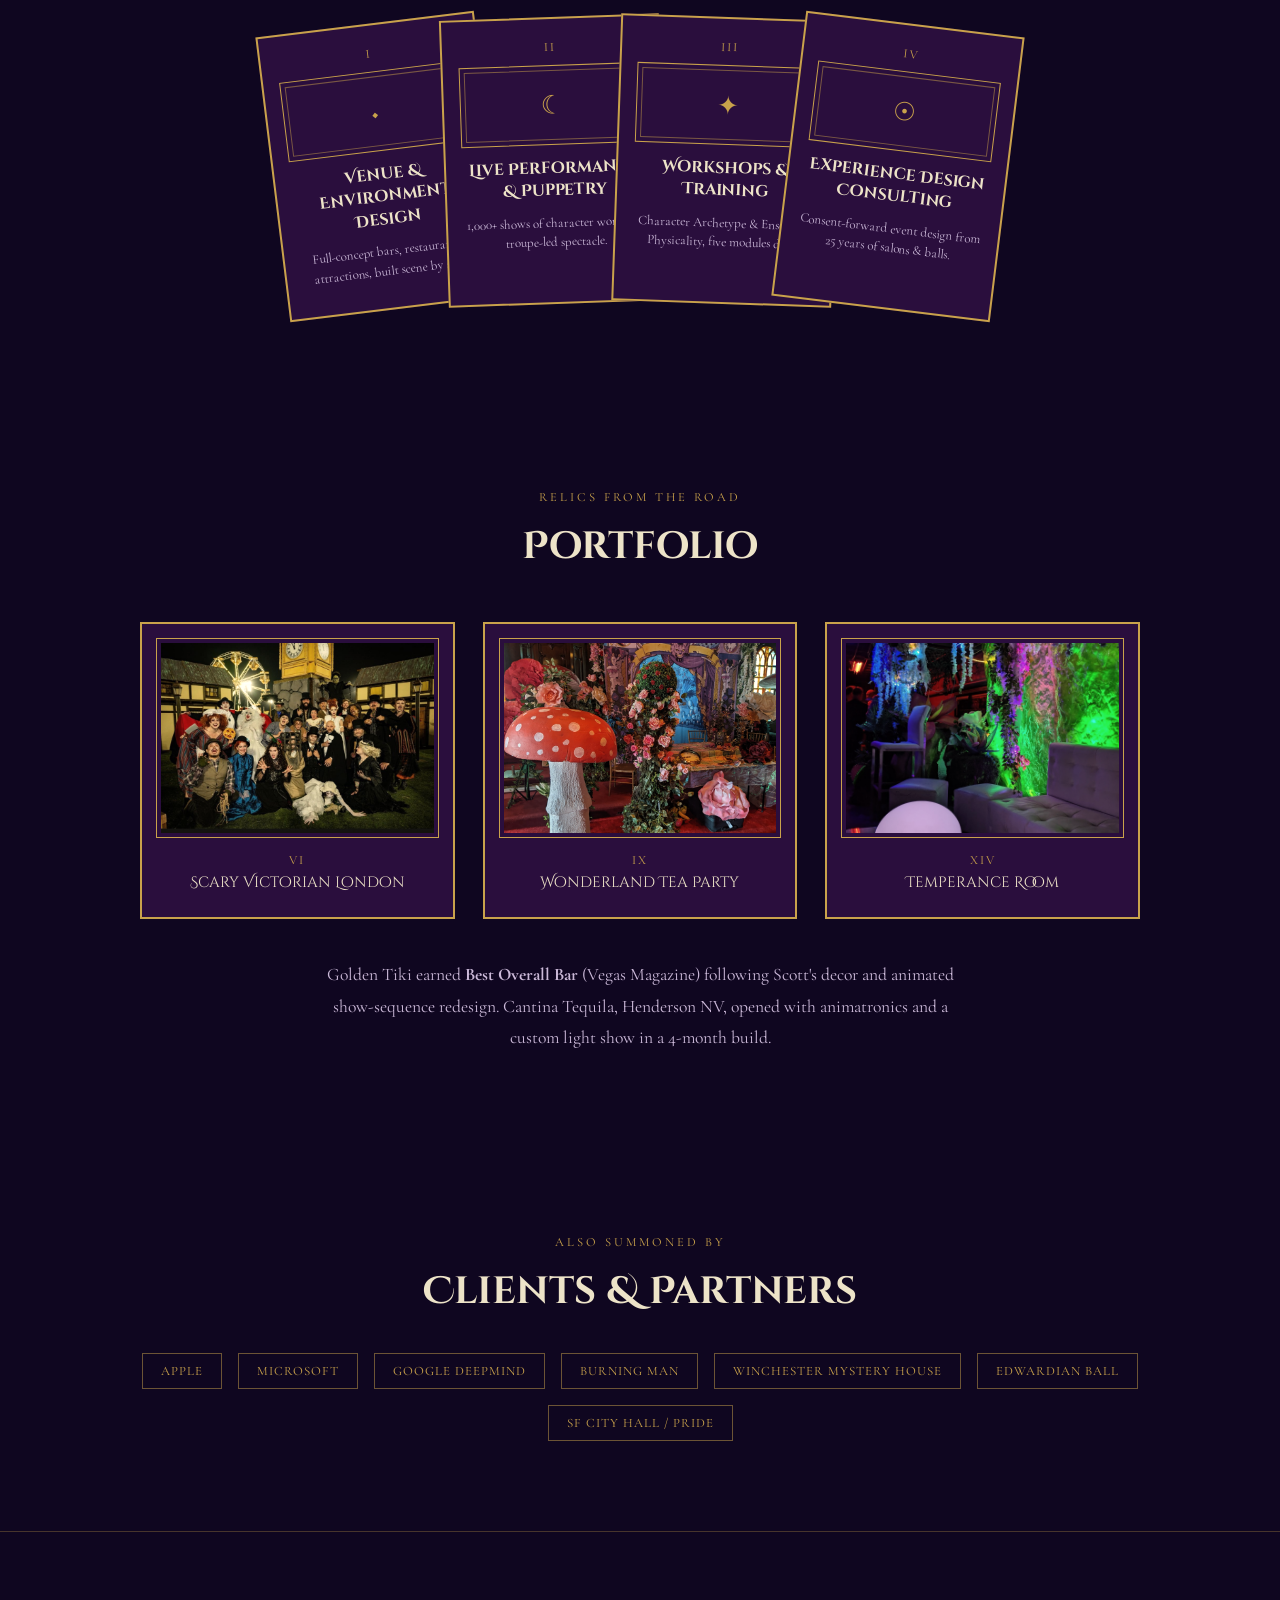
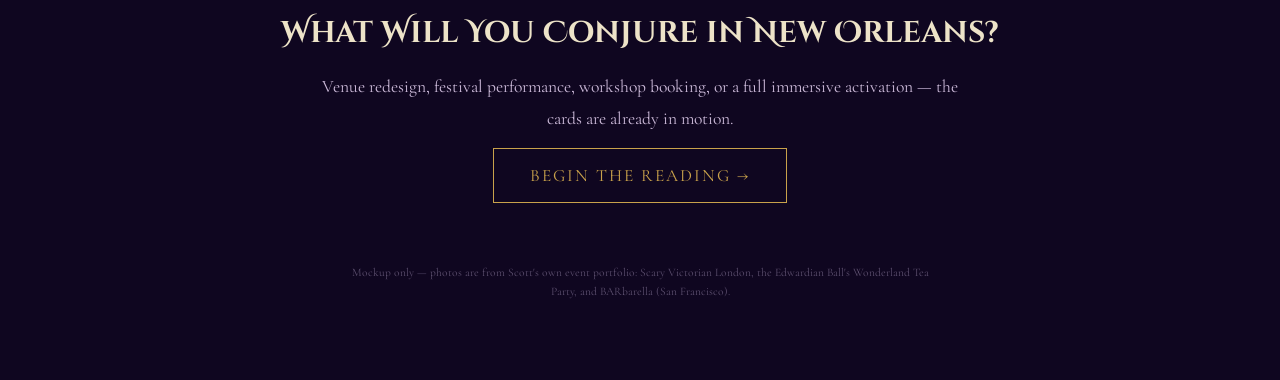
<file: 04-tarot-cabinet/index.html>
<!DOCTYPE html>
<html lang="en">
<head>
<meta charset="UTF-8">
<meta name="viewport" content="width=device-width, initial-scale=1">
<title>GOLDFIRE — Mockup 4: Mystic Midway Tarot Cabinet</title>
<link rel="preconnect" href="https://fonts.googleapis.com">
<link href="https://fonts.googleapis.com/css2?family=Cinzel+Decorative:wght@400;700&family=Cormorant+Garamond:ital,wght@0,400;0,600;1,400&display=swap" rel="stylesheet">
<style>
  :root{
    --ink:#0f0620; --velvet:#2a0e3d; --velvet2:#1c0a2b; --gold:#c9a24b; --teal:#2f6e64; --cream:#ede3c8;
  }
  *{box-sizing:border-box;margin:0;padding:0}
  body{background:var(--ink);color:var(--cream);font-family:'Cormorant Garamond',serif;font-size:1.08rem;overflow-x:hidden}
  h1,h2,h3,.display{font-family:'Cinzel Decorative',serif}
  a{color:inherit;text-decoration:none}
  img{max-width:100%;display:block}

  .mock-banner{position:sticky;top:0;z-index:50;background:#000;color:var(--gold);text-align:center;font-size:0.72rem;letter-spacing:1px;padding:8px 12px;font-family:'Cormorant Garamond',serif}
  .mock-banner a{text-decoration:underline}

  .scallop{height:20px;background:
    radial-gradient(circle at 10px -6px, transparent 12px, var(--velvet) 13px) 0 0/20px 20px repeat-x;
  }

  nav{display:flex;align-items:center;justify-content:space-between;padding:28px 48px;border-bottom:1px solid rgba(201,162,75,0.3)}
  nav .word{font-size:1.1rem;letter-spacing:3px;color:var(--gold)}
  nav ul{display:flex;gap:30px;list-style:none;font-size:0.82rem;letter-spacing:2px;color:#cbb9d8}

  header.hero{
    position:relative;min-height:78vh;display:flex;align-items:center;justify-content:center;text-align:center;padding:60px 24px;
    background:radial-gradient(ellipse at 50% 30%, rgba(201,162,75,0.16), transparent 60%), var(--ink);
  }
  header.hero::before{
    content:'';position:absolute;inset:40px;border:1px solid rgba(201,162,75,0.35);pointer-events:none;
  }
  .hero-inner{max-width:720px;position:relative}
  .hero-eyebrow{color:var(--gold);letter-spacing:4px;font-size:0.78rem;margin-bottom:20px;text-transform:uppercase}
  .hero h1{font-size:clamp(2rem,5.5vw,3.4rem);line-height:1.25;color:var(--cream)}
  .hero h1 span{color:var(--gold)}
  .hero p.sub{margin-top:24px;font-size:1.2rem;font-style:italic;color:#cbb9d8;max-width:520px;margin-left:auto;margin-right:auto}
  .hero .cta{display:inline-block;margin-top:34px;border:1px solid var(--gold);color:var(--gold);padding:14px 34px;letter-spacing:2px;font-size:0.85rem}

  section{padding:90px 40px;max-width:1080px;margin:0 auto}
  @media (max-width:860px){section{padding:60px 22px}}
  .eyebrow{color:var(--gold);letter-spacing:3px;font-size:0.78rem;text-transform:uppercase;margin-bottom:16px;text-align:center}
  section h2{font-size:clamp(1.7rem,4vw,2.4rem);margin-bottom:24px;text-align:center}
  .lede{max-width:640px;margin:0 auto;font-size:1.1rem;line-height:1.8;text-align:center;color:#cbb9d8}

  .quote{text-align:center;max-width:720px;margin:50px auto 0;font-family:'Cinzel Decorative',serif;font-size:1.25rem;line-height:1.5;color:var(--cream)}
  .quote cite{display:block;margin-top:16px;font-family:'Cormorant Garamond',serif;font-size:0.9rem;font-style:italic;color:var(--gold)}

  .spread{display:flex;justify-content:center;gap:0;margin-top:60px;flex-wrap:wrap}
  .arcana{
    width:220px;background:var(--velvet);border:2px solid var(--gold);padding:20px 16px 26px;position:relative;margin:0 -24px;transition:.2s;
  }
  .arcana:hover{transform:translateY(-14px) !important;z-index:5}
  .arcana:nth-child(1){transform:rotate(-7deg)}
  .arcana:nth-child(2){transform:rotate(-2deg) translateY(-6px)}
  .arcana:nth-child(3){transform:rotate(2deg) translateY(-6px)}
  .arcana:nth-child(4){transform:rotate(7deg)}
  .arcana .roman{text-align:center;color:var(--gold);font-size:0.78rem;letter-spacing:2px;margin-bottom:10px}
  .arcana h3{font-size:1rem;text-align:center;color:var(--cream);line-height:1.4;margin-bottom:12px}
  .arcana .frame{border:1px solid var(--gold);padding:4px;margin-bottom:12px}
  .arcana .frame-inner{border:1px solid rgba(201,162,75,0.5);height:70px;display:flex;align-items:center;justify-content:center;font-size:1.6rem;color:var(--gold)}
  .arcana p{font-size:0.82rem;line-height:1.5;text-align:center;color:#cbb9d8}
  @media (max-width:760px){.spread{gap:0}.arcana{margin:12px 0;transform:none !important;width:100%;max-width:300px}}

  .cards{display:grid;grid-template-columns:repeat(3,1fr);gap:28px;margin-top:50px}
  @media (max-width:800px){.cards{grid-template-columns:1fr}}
  .tcard{background:var(--velvet);border:2px solid var(--gold);padding:14px}
  .tcard .img-wrap{border:1px solid var(--gold);padding:4px;margin-bottom:4px}
  .tcard img{width:100%;height:190px;object-fit:cover;filter:sepia(0.25) saturate(1.1)}
  .tcard .label{text-align:center;padding:10px 0 4px;font-size:0.78rem;letter-spacing:2px;color:var(--gold);text-transform:uppercase}
  .tcard .name{text-align:center;font-family:'Cinzel Decorative',serif;font-size:0.95rem;color:var(--cream);padding-bottom:10px}

  .clients{display:flex;flex-wrap:wrap;gap:16px;justify-content:center;margin-top:36px}
  .clients span{border:1px solid rgba(201,162,75,0.5);padding:9px 18px;font-size:0.8rem;letter-spacing:1px;color:var(--gold)}

  footer{border-top:1px solid rgba(201,162,75,0.3);padding:80px 40px;text-align:center}
  footer h2{font-size:1.9rem;margin-bottom:18px;color:var(--cream)}
  footer .cta{display:inline-block;border:1px solid var(--gold);color:var(--gold);padding:16px 36px;letter-spacing:2px;margin-top:14px}
  footer .credit{margin-top:60px;font-size:0.72rem;color:#5c4f6e;line-height:1.6;max-width:600px;margin-left:auto;margin-right:auto;font-family:'Cormorant Garamond',serif}
</style>
</head>
<body>

<div class="mock-banner">MOCKUP 4 of 5 — Mystic Midway Tarot Cabinet · <a href="../">back to gallery</a> · <a href="../05-marquee-brutalist/">view direction 5 →</a></div>

<nav>
  <div class="word">✦ GOLDFIRE ✦</div>
  <ul>
    <li>Services</li>
    <li>Portfolio</li>
    <li>About</li>
    <li>Book</li>
  </ul>
</nav>

<header class="hero">
  <div class="hero-inner">
    <div class="hero-eyebrow">Barron Scott Levkoff · Mystic Midway</div>
    <h1>Step into the<br><span>Wonder Cabinet</span></h1>
    <p class="sub">A traveling alchemy of puppetry, mask, and immersive design — 35 years turning rooms into living mythology. Now reading fortunes in New Orleans.</p>
    <a class="cta" href="#book">REQUEST A READING →</a>
  </div>
</header>

<div class="scallop"></div>

<section>
  <div class="eyebrow">The Fool's Journey So Far</div>
  <h2>The Willy Wonka of San Francisco</h2>
  <p class="lede">For three decades, if you wandered into an incredibly artful, immersive party or bar in the Bay Area, there's a good chance you were standing inside a room Barron Scott Levkoff conjured. Puppeteer, mask-maker, clown, oracle of spectacle — now bringing the same Goldfire south.</p>
  <div class="quote">
    "If you've gone to an incredibly artful, immersive party in San Francisco in the last 3 decades there's a good chance you've witnessed the handiwork of Barron Scott Levkoff."
    <cite>— Broke-Ass Stuart</cite>
  </div>
</section>

<section>
  <div class="eyebrow">Draw a Card</div>
  <h2>Services</h2>
  <div class="spread">
    <div class="arcana">
      <div class="roman">I</div>
      <div class="frame"><div class="frame-inner">◆</div></div>
      <h3>Venue &amp; Environment Design</h3>
      <p>Full-concept bars, restaurants &amp; attractions, built scene by scene.</p>
    </div>
    <div class="arcana">
      <div class="roman">II</div>
      <div class="frame"><div class="frame-inner">☾</div></div>
      <h3>Live Performance &amp; Puppetry</h3>
      <p>1,000+ shows of character work and troupe-led spectacle.</p>
    </div>
    <div class="arcana">
      <div class="roman">III</div>
      <div class="frame"><div class="frame-inner">✦</div></div>
      <h3>Workshops &amp; Training</h3>
      <p>Character Archetype &amp; Ensemble Physicality, five modules deep.</p>
    </div>
    <div class="arcana">
      <div class="roman">IV</div>
      <div class="frame"><div class="frame-inner">☉</div></div>
      <h3>Experience Design Consulting</h3>
      <p>Consent-forward event design from 25 years of salons &amp; balls.</p>
    </div>
  </div>
</section>

<section>
  <div class="eyebrow">Relics From the Road</div>
  <h2>Portfolio</h2>
  <div class="cards">
    <div class="tcard">
      <div class="img-wrap"><img src="../assets/photos/scary-victorian-london-01.jpg" alt="Scary Victorian London costumed cast"></div>
      <div class="label">VI</div>
      <div class="name">Scary Victorian London</div>
    </div>
    <div class="tcard">
      <div class="img-wrap"><img src="../assets/photos/edwardian-ball-02.jpg" alt="Edwardian Ball Wonderland mushroom prop"></div>
      <div class="label">IX</div>
      <div class="name">Wonderland Tea Party</div>
    </div>
    <div class="tcard">
      <div class="img-wrap"><img src="../assets/photos/barbarella-04.jpg" alt="BARbarella floral hanging lounge"></div>
      <div class="label">XIV</div>
      <div class="name">Temperance Room</div>
    </div>
  </div>
  <p class="lede" style="margin-top:40px">Golden Tiki earned <strong>Best Overall Bar</strong> (Vegas Magazine) following Scott's decor and animated show-sequence redesign. Cantina Tequila, Henderson NV, opened with animatronics and a custom light show in a 4-month build.</p>
</section>

<section>
  <div class="eyebrow">Also Summoned By</div>
  <h2>Clients &amp; Partners</h2>
  <div class="clients">
    <span>APPLE</span><span>MICROSOFT</span><span>GOOGLE DEEPMIND</span><span>BURNING MAN</span>
    <span>WINCHESTER MYSTERY HOUSE</span><span>EDWARDIAN BALL</span><span>SF CITY HALL / PRIDE</span>
  </div>
</section>

<footer id="book">
  <h2>What Will You Conjure in New Orleans?</h2>
  <p class="lede" style="margin:0 auto">Venue redesign, festival performance, workshop booking, or a full immersive activation — the cards are already in motion.</p>
  <a class="cta" href="#">BEGIN THE READING →</a>
  <div class="credit">
    Mockup only — photos are from Scott's own event portfolio: Scary Victorian London, the Edwardian Ball's Wonderland Tea Party, and BARbarella (San Francisco).
  </div>
</footer>

</body>
</html>
</file>
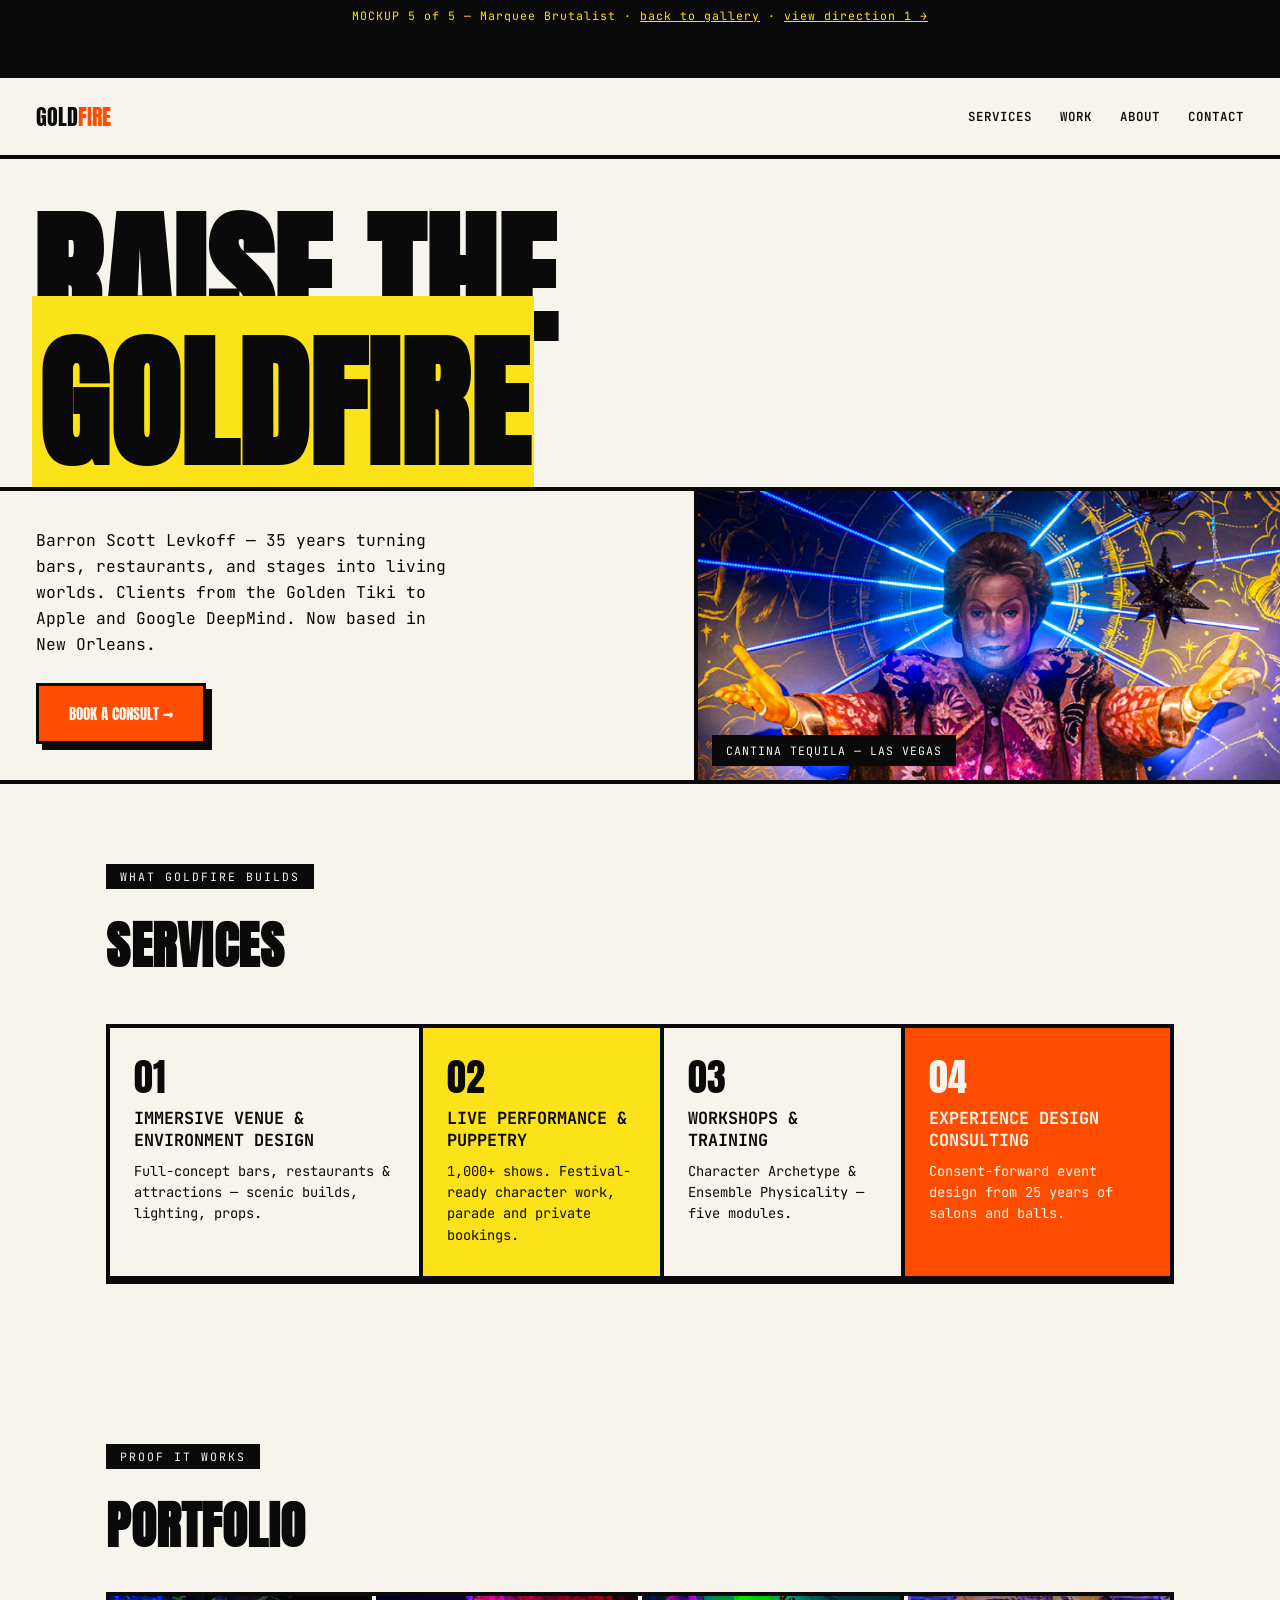
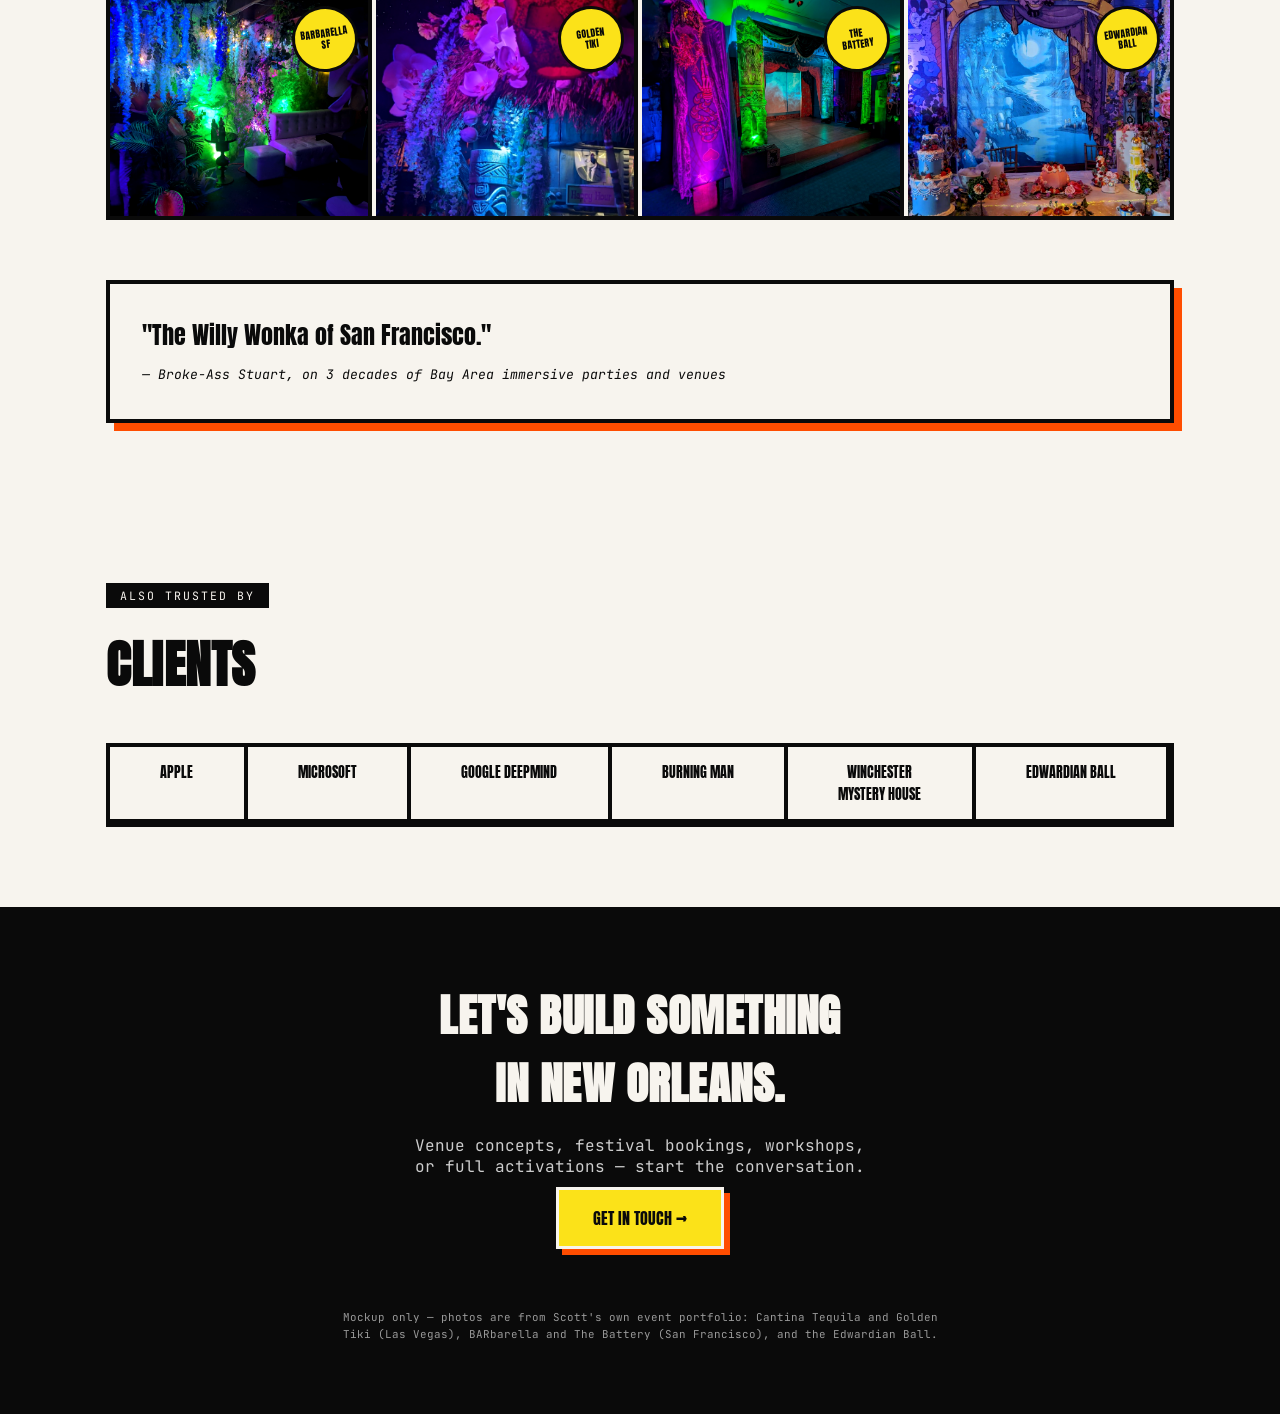
<file: 05-marquee-brutalist/index.html>
<!DOCTYPE html>
<html lang="en">
<head>
<meta charset="UTF-8">
<meta name="viewport" content="width=device-width, initial-scale=1">
<title>GOLDFIRE — Mockup 5: Marquee Brutalist</title>
<link rel="preconnect" href="https://fonts.googleapis.com">
<link href="https://fonts.googleapis.com/css2?family=Anton&family=JetBrains+Mono:wght@400;600;700&display=swap" rel="stylesheet">
<style>
  :root{
    --black:#0a0a0a; --white:#f7f4ee; --accent:#ff4d00; --yellow:#fbe219;
  }
  *{box-sizing:border-box;margin:0;padding:0}
  body{background:var(--white);color:var(--black);font-family:'JetBrains Mono',monospace;overflow-x:hidden}
  h1,h2,h3,.display{font-family:'Anton',sans-serif;text-transform:uppercase;letter-spacing:0.5px}
  a{color:inherit;text-decoration:none}
  img{max-width:100%;display:block}

  .mock-banner{position:sticky;top:0;z-index:50;background:var(--black);color:var(--yellow);text-align:center;font-size:0.72rem;letter-spacing:1px;padding:8px 12px}
  .mock-banner a{text-decoration:underline}

  .marquee-strip{background:var(--black);color:var(--white);overflow:hidden;white-space:nowrap;border-bottom:4px solid var(--black)}
  .marquee-strip .track{display:inline-block;padding-left:100%;animation:scroll 18s linear infinite;font-family:'Anton',sans-serif;font-size:0.95rem;letter-spacing:2px;padding-top:10px;padding-bottom:10px}
  @keyframes scroll{0%{transform:translateX(0)}100%{transform:translateX(-100%)}}
  .marquee-strip .track span{color:var(--accent);margin:0 10px}

  nav{display:flex;align-items:center;justify-content:space-between;padding:22px 36px;border-bottom:4px solid var(--black)}
  nav .word{font-family:'Anton',sans-serif;font-size:1.4rem}
  nav .word span{color:var(--accent)}
  nav ul{display:flex;gap:28px;list-style:none;font-size:0.78rem;letter-spacing:1px;font-weight:600}

  header.hero{padding:10px 0 0;position:relative;border-bottom:4px solid var(--black)}
  .hero-top{padding:50px 36px 20px;overflow:hidden}
  .hero-top h1{font-size:clamp(3.4rem,13vw,9rem);line-height:0.86;margin-left:-4px}
  .hero-top h1 .hl{background:var(--yellow);padding:0 6px}
  .hero-split{display:grid;grid-template-columns:1.2fr 1fr;border-top:4px solid var(--black)}
  @media (max-width:860px){.hero-split{grid-template-columns:1fr}}
  .hero-copy{padding:36px;border-right:4px solid var(--black)}
  @media (max-width:860px){.hero-copy{border-right:none;border-bottom:4px solid var(--black)}}
  .hero-copy p{font-size:1.02rem;line-height:1.6;max-width:420px}
  .hero-copy .cta{display:inline-block;margin-top:26px;background:var(--accent);color:var(--white);padding:16px 30px;font-family:'Anton',sans-serif;font-size:0.95rem;box-shadow:6px 6px 0 var(--black);border:3px solid var(--black)}
  .hero-img{position:relative;min-height:260px}
  .hero-img img{width:100%;height:100%;object-fit:cover;position:absolute;inset:0;filter:contrast(1.1) saturate(1.05)}
  .hero-img .tag{position:absolute;bottom:14px;left:14px;background:var(--black);color:var(--white);padding:8px 14px;font-size:0.72rem;letter-spacing:1px;z-index:2}

  section{padding:80px 36px;max-width:1140px;margin:0 auto}
  @media (max-width:860px){section{padding:54px 22px}}
  .eyebrow{display:inline-block;background:var(--black);color:var(--white);padding:5px 14px;font-size:0.72rem;letter-spacing:2px;margin-bottom:18px}
  section h2{font-size:clamp(2rem,5vw,3.2rem);margin-bottom:28px}
  .lede{max-width:640px;font-size:1rem;line-height:1.75}

  .services{display:grid;grid-template-columns:1.3fr 1fr 1fr 1.1fr;gap:0;margin-top:40px;border:4px solid var(--black)}
  @media (max-width:900px){.services{grid-template-columns:1fr 1fr}}
  @media (max-width:560px){.services{grid-template-columns:1fr}}
  .card{padding:30px 24px;border-right:4px solid var(--black);border-bottom:4px solid var(--black)}
  .card:nth-child(4){border-right:none}
  .card:nth-child(2){background:var(--yellow)}
  .card:nth-child(4){background:var(--accent);color:var(--white)}
  .card .num{font-family:'Anton',sans-serif;font-size:2.4rem;line-height:1}
  .card h3{font-size:1.05rem;margin:10px 0 10px;font-family:'JetBrains Mono',monospace;font-weight:700;letter-spacing:0}
  .card p{font-size:0.86rem;line-height:1.55}

  .gallery{display:grid;grid-template-columns:repeat(4,1fr);gap:4px;margin-top:20px;border:4px solid var(--black)}
  .gallery figure{position:relative;border-right:4px solid var(--black)}
  .gallery figure:last-child{border-right:none}
  @media (max-width:800px){.gallery{grid-template-columns:repeat(2,1fr)}.gallery figure{border-bottom:4px solid var(--black)}}
  .gallery img{width:100%;height:220px;object-fit:cover;filter:contrast(1.1)}
  .stamp-badge{position:absolute;top:10px;right:10px;background:var(--yellow);border:3px solid var(--black);border-radius:50%;width:66px;height:66px;display:flex;align-items:center;justify-content:center;text-align:center;font-family:'Anton',sans-serif;font-size:0.6rem;line-height:1.1;transform:rotate(-8deg)}

  .clients{display:flex;flex-wrap:wrap;gap:0;margin-top:40px;border:4px solid var(--black)}
  .clients span{padding:14px 20px;border-right:4px solid var(--black);border-bottom:4px solid var(--black);font-family:'Anton',sans-serif;font-size:0.9rem;flex:1 1 auto;text-align:center}

  .quote{margin-top:60px;border:4px solid var(--black);padding:36px 32px;box-shadow:8px 8px 0 var(--accent)}
  .quote p{font-family:'Anton',sans-serif;font-size:1.5rem;line-height:1.25;text-transform:none}
  .quote cite{display:block;margin-top:16px;font-size:0.82rem;font-family:'JetBrains Mono',monospace}

  footer{border-top:4px solid var(--black);padding:70px 36px;text-align:center;background:var(--black);color:var(--white)}
  footer h2{font-size:clamp(1.8rem,4.5vw,2.8rem);margin-bottom:18px}
  footer .cta{display:inline-block;background:var(--yellow);color:var(--black);padding:16px 34px;font-family:'Anton',sans-serif;margin-top:10px;border:3px solid var(--white);box-shadow:6px 6px 0 var(--accent)}
  footer .credit{margin-top:60px;font-size:0.68rem;color:#999;line-height:1.6;max-width:600px;margin-left:auto;margin-right:auto}
</style>
</head>
<body>

<div class="mock-banner">MOCKUP 5 of 5 — Marquee Brutalist · <a href="../">back to gallery</a> · <a href="../01-carnival-midway/">view direction 1 →</a></div>

<div class="marquee-strip"><div class="track">★ BOOK NOW <span>·</span> RAISE THE GOLDFIRE <span>·</span> NEW ORLEANS <span>·</span> IMMERSIVE DESIGN <span>·</span> LIVE PUPPETRY <span>·</span> WORKSHOPS <span>·</span> BOOK NOW <span>·</span> RAISE THE GOLDFIRE <span>·</span> NEW ORLEANS <span>·</span> IMMERSIVE DESIGN <span>·</span> LIVE PUPPETRY <span>·</span> WORKSHOPS ★</div></div>

<nav>
  <div class="word">GOLD<span>FIRE</span></div>
  <ul>
    <li>SERVICES</li>
    <li>WORK</li>
    <li>ABOUT</li>
    <li>CONTACT</li>
  </ul>
</nav>

<header class="hero">
  <div class="hero-top">
    <h1>RAISE THE<br><span class="hl">GOLDFIRE</span></h1>
  </div>
  <div class="hero-split">
    <div class="hero-copy">
      <p>Barron Scott Levkoff — 35 years turning bars, restaurants, and stages into living worlds. Clients from the Golden Tiki to Apple and Google DeepMind. Now based in New Orleans.</p>
      <a class="cta" href="#book">BOOK A CONSULT →</a>
    </div>
    <div class="hero-img">
      <img src="../assets/photos/cantina-tequila-01.jpg" alt="Cantina Tequila skeleton figure">
      <div class="tag">CANTINA TEQUILA — LAS VEGAS</div>
    </div>
  </div>
</header>

<section>
  <div class="eyebrow">WHAT GOLDFIRE BUILDS</div>
  <h2>Services</h2>
  <div class="services">
    <div class="card"><div class="num">01</div><h3>Immersive Venue &amp; Environment Design</h3><p>Full-concept bars, restaurants &amp; attractions — scenic builds, lighting, props.</p></div>
    <div class="card"><div class="num">02</div><h3>Live Performance &amp; Puppetry</h3><p>1,000+ shows. Festival-ready character work, parade and private bookings.</p></div>
    <div class="card"><div class="num">03</div><h3>Workshops &amp; Training</h3><p>Character Archetype &amp; Ensemble Physicality — five modules.</p></div>
    <div class="card"><div class="num">04</div><h3>Experience Design Consulting</h3><p>Consent-forward event design from 25 years of salons and balls.</p></div>
  </div>
</section>

<section>
  <div class="eyebrow">PROOF IT WORKS</div>
  <h2>Portfolio</h2>
  <div class="gallery">
    <figure><img src="../assets/photos/barbarella-05.jpg" alt="BARbarella orchid projection detail"><div class="stamp-badge">BARBARELLA<br>SF</div></figure>
    <figure><img src="../assets/photos/golden-tiki-01.jpg" alt="Golden Tiki"><div class="stamp-badge">GOLDEN<br>TIKI</div></figure>
    <figure><img src="../assets/photos/battery-sf-02.jpg" alt="The Battery SF stage build"><div class="stamp-badge">THE<br>BATTERY</div></figure>
    <figure><img src="../assets/photos/edwardian-ball-01.jpg" alt="Wonderland Tea Party dessert spread"><div class="stamp-badge">EDWARDIAN<br>BALL</div></figure>
  </div>
  <div class="quote">
    <p>"The Willy Wonka of San Francisco."</p>
    <cite>— Broke-Ass Stuart, on 3 decades of Bay Area immersive parties and venues</cite>
  </div>
</section>

<section>
  <div class="eyebrow">ALSO TRUSTED BY</div>
  <h2>Clients</h2>
  <div class="clients">
    <span>APPLE</span><span>MICROSOFT</span><span>GOOGLE DEEPMIND</span><span>BURNING MAN</span><span>WINCHESTER<br>MYSTERY HOUSE</span><span>EDWARDIAN BALL</span>
  </div>
</section>

<footer id="book">
  <h2>Let's Build Something<br>in New Orleans.</h2>
  <p style="max-width:460px;margin:0 auto;color:#ccc">Venue concepts, festival bookings, workshops, or full activations — start the conversation.</p>
  <a class="cta" href="#">GET IN TOUCH →</a>
  <div class="credit">
    Mockup only — photos are from Scott's own event portfolio: Cantina Tequila and Golden Tiki (Las Vegas), BARbarella and The Battery (San Francisco), and the Edwardian Ball.
  </div>
</footer>

</body>
</html>
</file>
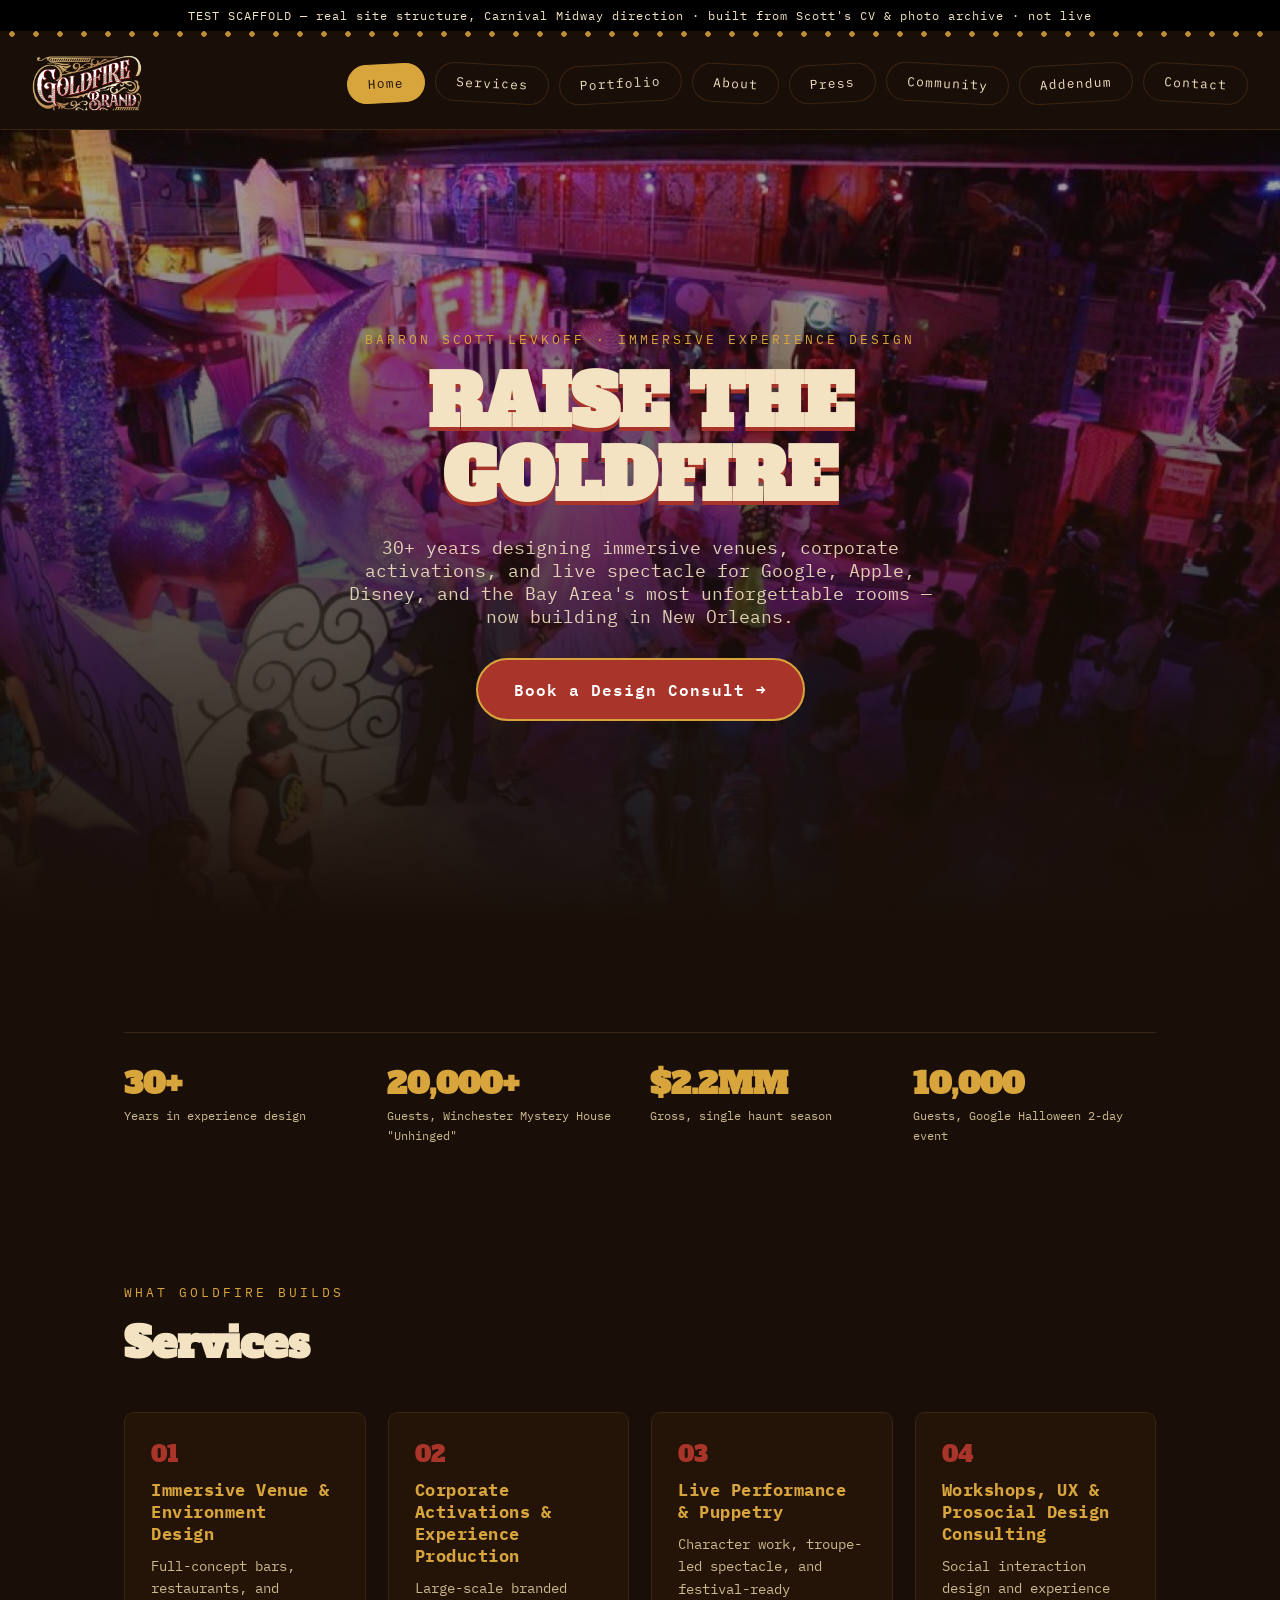
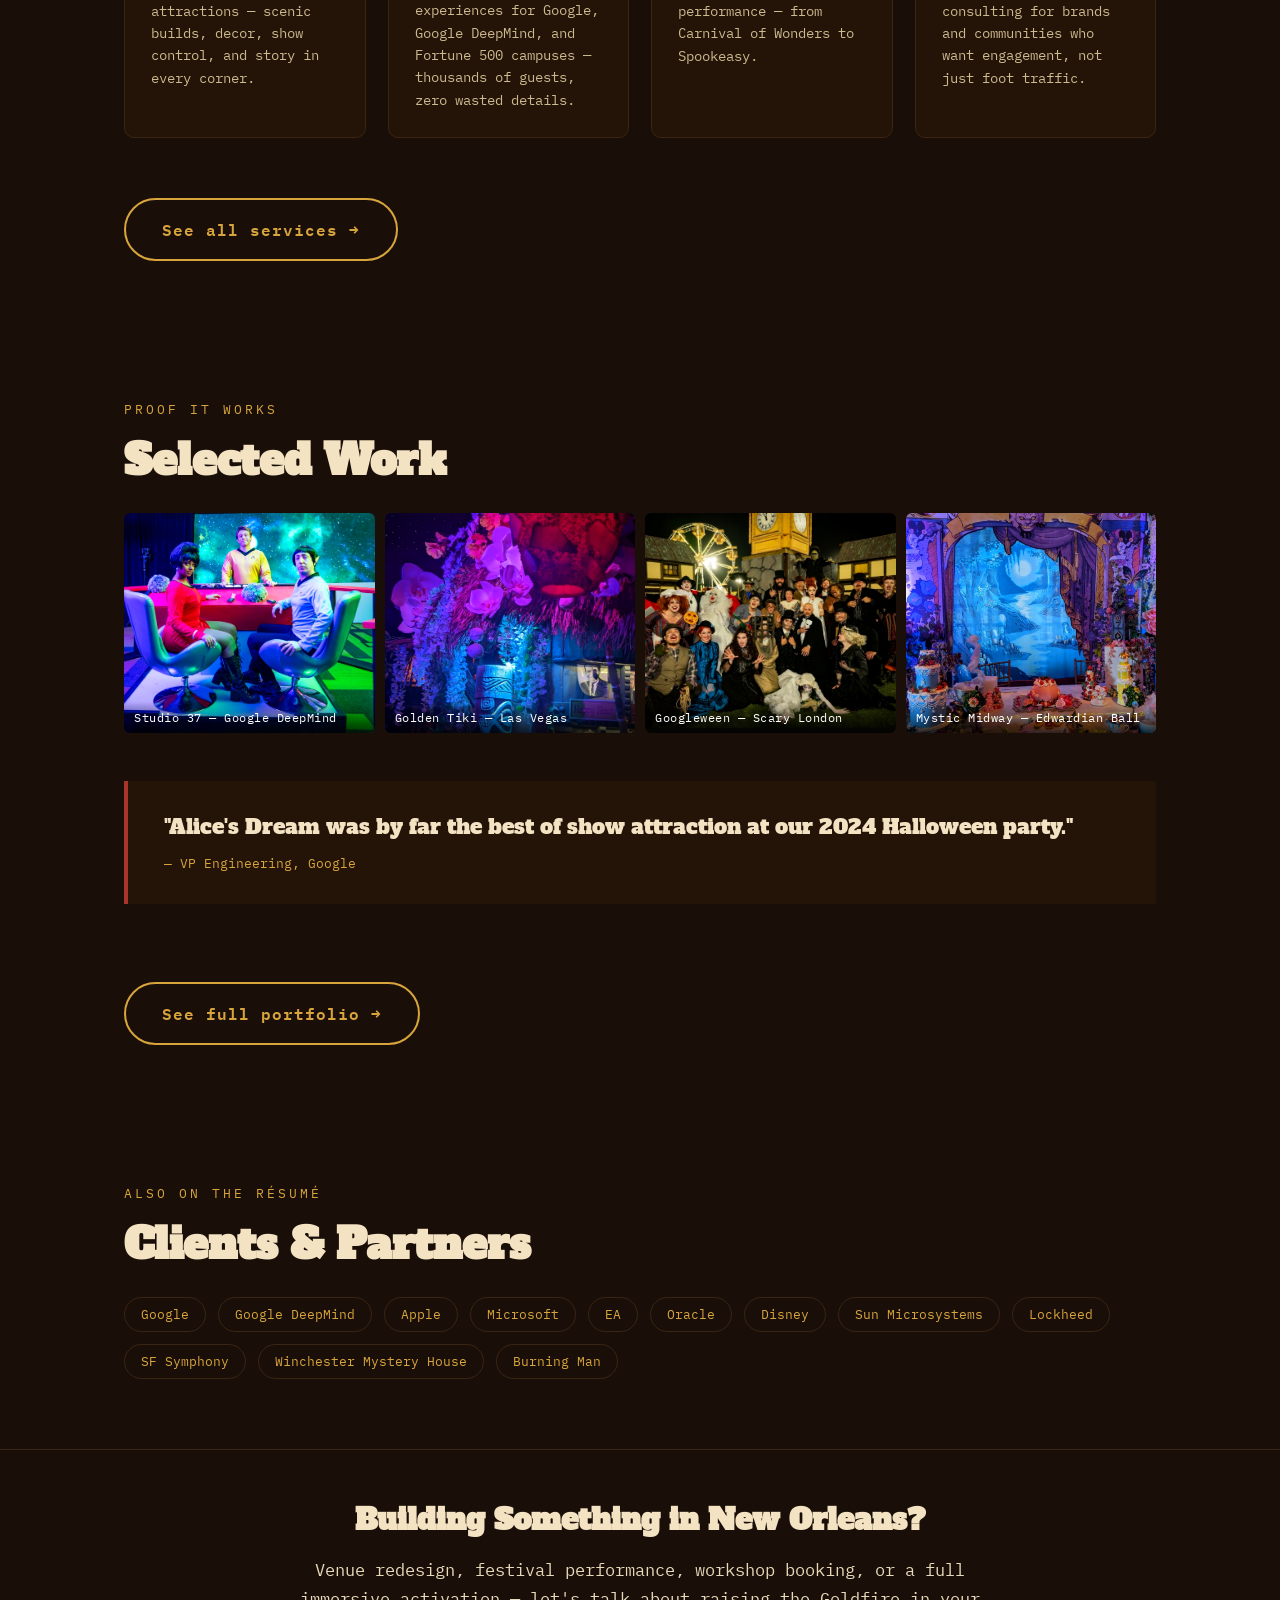
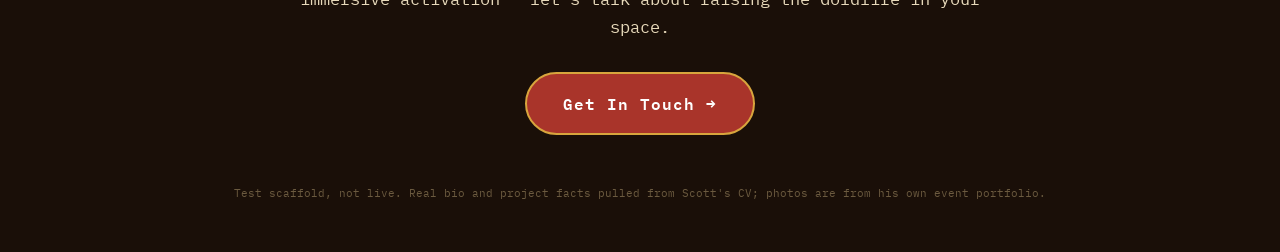
<file: site-scaffold/index.html>
<!DOCTYPE html>
<html lang="en">
<head>
<meta charset="UTF-8">
<meta name="viewport" content="width=device-width, initial-scale=1">
<title>Goldfire — Barron Scott Levkoff, Immersive Experience Design</title>
<link rel="preconnect" href="https://fonts.googleapis.com">
<link href="https://fonts.googleapis.com/css2?family=Alfa+Slab+One&family=IBM+Plex+Mono:wght@400;500;600&display=swap" rel="stylesheet">
<link rel="stylesheet" href="style.css">
</head>
<body>

<div class="scaffold-banner">TEST SCAFFOLD — real site structure, Carnival Midway direction · built from Scott's CV &amp; photo archive · not live</div>

<nav class="midway-nav">
  <div class="lights" aria-hidden="true"></div>
  <div class="nav-top">
    <a href="index.html" class="word"><img src="../assets/brand/goldfire-logo-nav.png" alt="Goldfire Brand" class="word-logo"></a>
    <button class="nav-toggle" aria-label="Toggle navigation" aria-expanded="false">
      <span></span><span></span><span></span>
    </button>
    <ul class="nav-carousel">
      <li><a href="index.html" class="active">Home</a></li>
      <li><a href="services.html">Services</a></li>
      <li><a href="portfolio.html">Portfolio</a></li>
      <li><a href="about.html">About</a></li>
      <li><a href="press.html">Press</a></li>
      <li><a href="community.html">Community</a></li>
      <li><a href="addendum.html">Addendum</a></li>
      <li><a href="contact.html">Contact</a></li>
    </ul>
  </div>
</nav>

<header class="page-hero full" style="--bg-img:url('../assets/photos/midwayville-01.jpg')">
  <div class="hero-inner">
    <div class="hero-eyebrow">Barron Scott Levkoff · Immersive Experience Design</div>
    <h1>RAISE THE<br>GOLDFIRE</h1>
    <p class="sub">30+ years designing immersive venues, corporate activations, and live spectacle for Google, Apple, Disney, and the Bay Area's most unforgettable rooms — now building in New Orleans.</p>
    <a class="cta" href="contact.html">Book a Design Consult →</a>
  </div>
</header>

<section>
  <div class="stat-row">
    <div class="stat"><b>30+</b><span>Years in experience design</span></div>
    <div class="stat"><b>20,000+</b><span>Guests, Winchester Mystery House "Unhinged"</span></div>
    <div class="stat"><b>$2.2MM</b><span>Gross, single haunt season</span></div>
    <div class="stat"><b>10,000</b><span>Guests, Google Halloween 2-day event</span></div>
  </div>
</section>

<section>
  <div class="eyebrow">What Goldfire Builds</div>
  <h2>Services</h2>
  <div class="services">
    <div class="card">
      <div class="num">01</div>
      <h3>Immersive Venue &amp; Environment Design</h3>
      <p>Full-concept bars, restaurants, and attractions — scenic builds, decor, show control, and story in every corner.</p>
    </div>
    <div class="card">
      <div class="num">02</div>
      <h3>Corporate Activations &amp; Experience Production</h3>
      <p>Large-scale branded experiences for Google, Google DeepMind, and Fortune 500 campuses — thousands of guests, zero wasted details.</p>
    </div>
    <div class="card">
      <div class="num">03</div>
      <h3>Live Performance &amp; Puppetry</h3>
      <p>Character work, troupe-led spectacle, and festival-ready performance — from Carnival of Wonders to Spookeasy.</p>
    </div>
    <div class="card">
      <div class="num">04</div>
      <h3>Workshops, UX &amp; Prosocial Design Consulting</h3>
      <p>Social interaction design and experience consulting for brands and communities who want engagement, not just foot traffic.</p>
    </div>
  </div>
  <p style="margin-top:30px"><a class="cta ghost" href="services.html">See all services →</a></p>
</section>

<section>
  <div class="eyebrow">Proof It Works</div>
  <h2>Selected Work</h2>
  <div class="gallery">
    <figure><img src="../assets/photos/studio37-01.jpg" alt="Studio 37 set for Google DeepMind"><figcaption>Studio 37 — Google DeepMind</figcaption></figure>
    <figure><img src="../assets/photos/golden-tiki-01.jpg" alt="Golden Tiki interior"><figcaption>Golden Tiki — Las Vegas</figcaption></figure>
    <figure><img src="../assets/photos/scary-victorian-london-01.jpg" alt="Scary Victorian London cast"><figcaption>Googleween — Scary London</figcaption></figure>
    <figure><img src="../assets/photos/edwardian-ball-01.jpg" alt="Edwardian Ball Wonderland tea party"><figcaption>Mystic Midway — Edwardian Ball</figcaption></figure>
  </div>
  <div class="quote">
    "Alice's Dream was by far the best of show attraction at our 2024 Halloween party."
    <cite>— VP Engineering, Google</cite>
  </div>
  <p style="margin-top:20px"><a class="cta ghost" href="portfolio.html">See full portfolio →</a></p>
</section>

<section>
  <div class="eyebrow">Also On the Résumé</div>
  <h2>Clients &amp; Partners</h2>
  <div class="clients">
    <span>Google</span><span>Google DeepMind</span><span>Apple</span><span>Microsoft</span><span>EA</span><span>Oracle</span>
    <span>Disney</span><span>Sun Microsystems</span><span>Lockheed</span><span>SF Symphony</span>
    <span>Winchester Mystery House</span><span>Burning Man</span>
  </div>
</section>

<footer id="book">
  <h2>Building Something in New Orleans?</h2>
  <p class="lede" style="margin:0 auto">Venue redesign, festival performance, workshop booking, or a full immersive activation — let's talk about raising the Goldfire in your space.</p>
  <a class="cta" href="contact.html">Get In Touch →</a>
  <div class="credit">
    Test scaffold, not live. Real bio and project facts pulled from Scott's CV; photos are from his own event portfolio.
  </div>
</footer>

<script src="nav.js" defer></script>
</body>
</html>
</file>
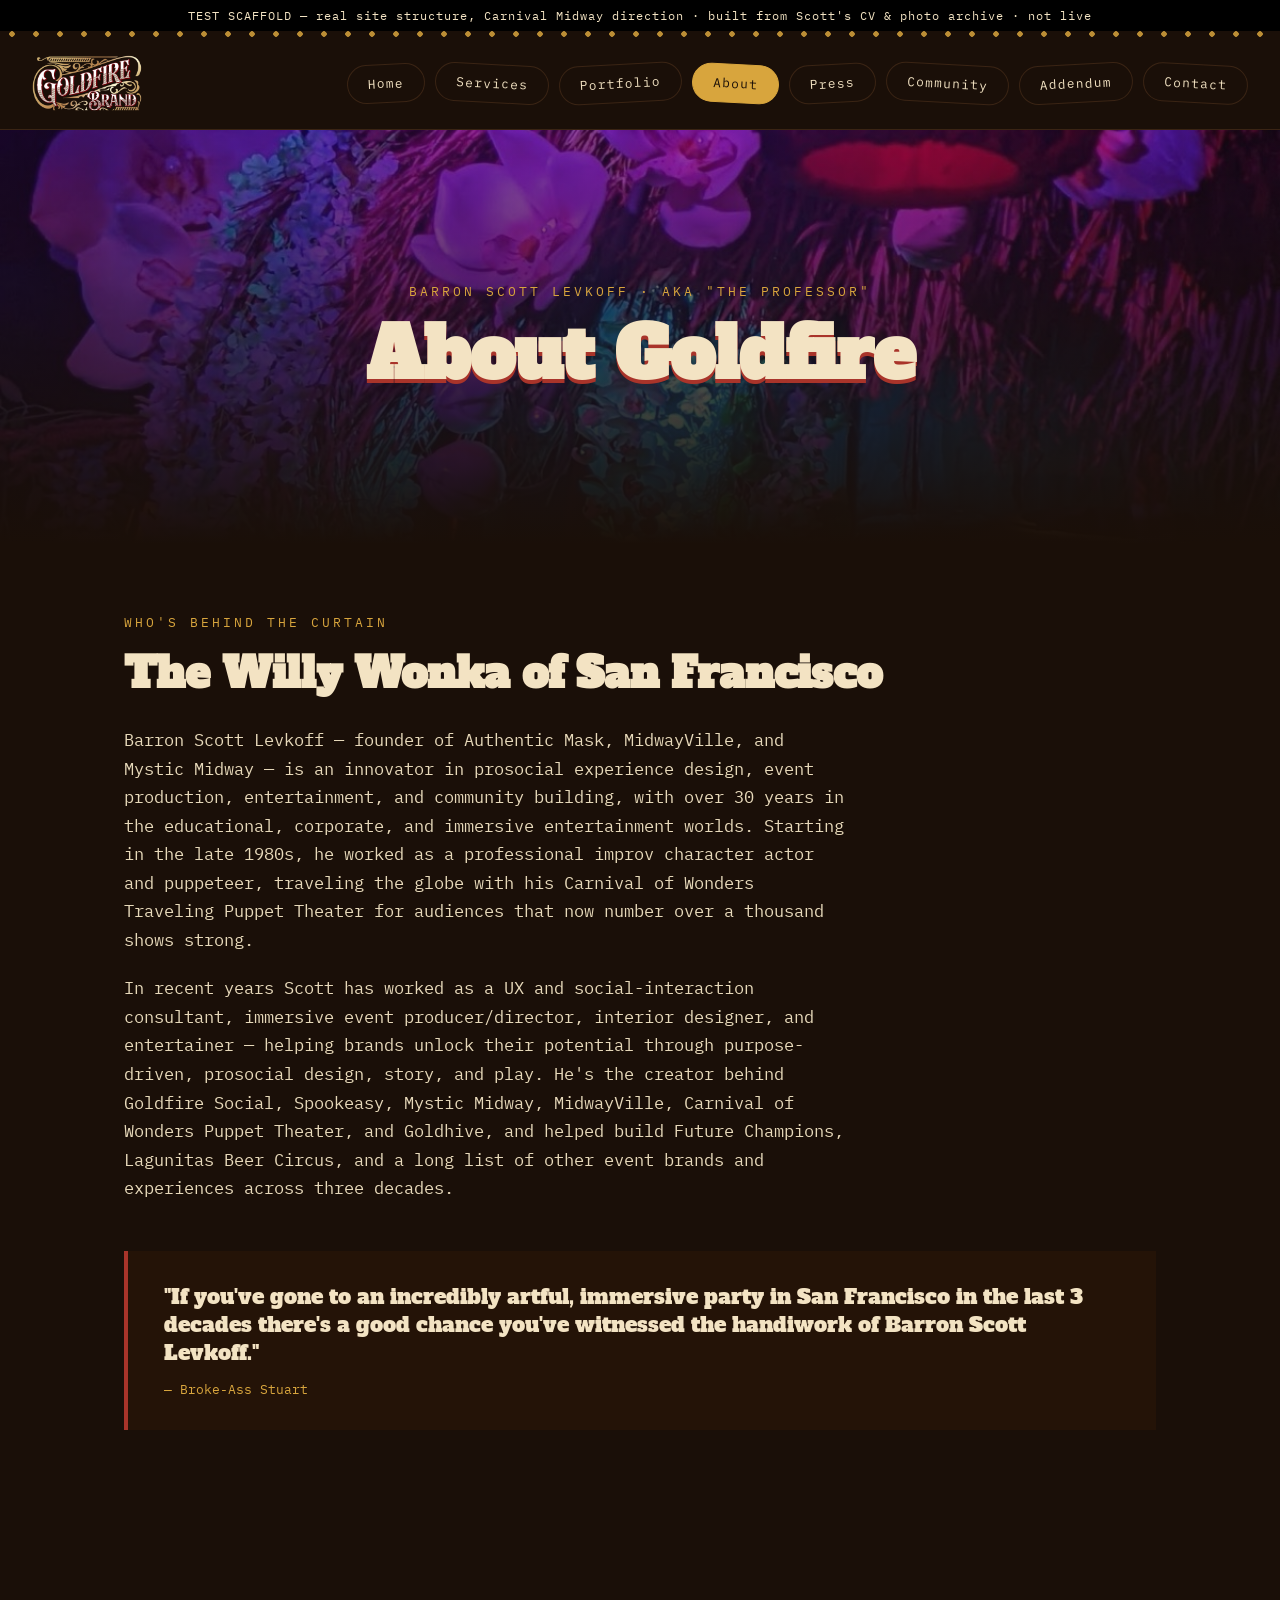
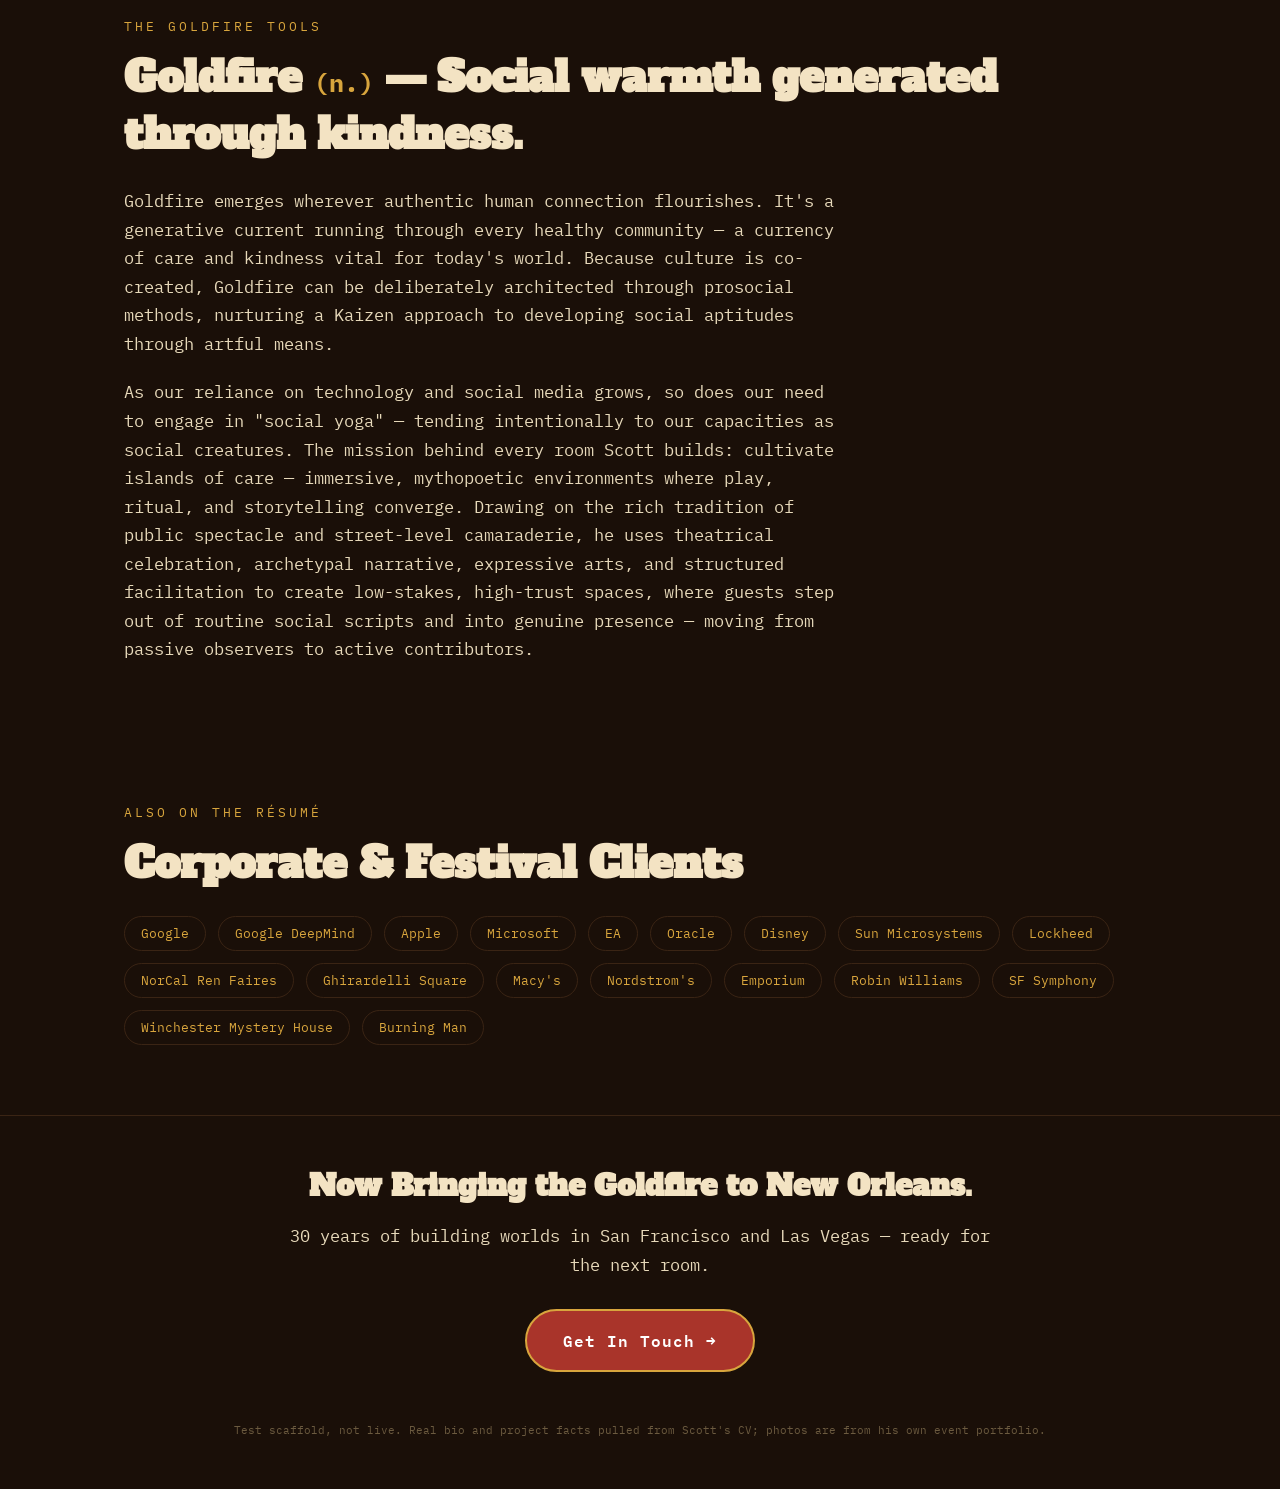
<file: site-scaffold/about.html>
<!DOCTYPE html>
<html lang="en">
<head>
<meta charset="UTF-8">
<meta name="viewport" content="width=device-width, initial-scale=1">
<title>About — Goldfire / Barron Scott Levkoff</title>
<link rel="preconnect" href="https://fonts.googleapis.com">
<link href="https://fonts.googleapis.com/css2?family=Alfa+Slab+One&family=IBM+Plex+Mono:wght@400;500;600&display=swap" rel="stylesheet">
<link rel="stylesheet" href="style.css">
</head>
<body>

<div class="scaffold-banner">TEST SCAFFOLD — real site structure, Carnival Midway direction · built from Scott's CV &amp; photo archive · not live</div>

<nav class="midway-nav">
  <div class="lights" aria-hidden="true"></div>
  <div class="nav-top">
    <a href="index.html" class="word"><img src="../assets/brand/goldfire-logo-nav.png" alt="Goldfire Brand" class="word-logo"></a>
    <button class="nav-toggle" aria-label="Toggle navigation" aria-expanded="false">
      <span></span><span></span><span></span>
    </button>
    <ul class="nav-carousel">
      <li><a href="index.html">Home</a></li>
      <li><a href="services.html">Services</a></li>
      <li><a href="portfolio.html">Portfolio</a></li>
      <li><a href="about.html" class="active">About</a></li>
      <li><a href="press.html">Press</a></li>
      <li><a href="community.html">Community</a></li>
      <li><a href="addendum.html">Addendum</a></li>
      <li><a href="contact.html">Contact</a></li>
    </ul>
  </div>
</nav>

<header class="page-hero" style="--bg-img:url('../assets/photos/golden-tiki-01.jpg')">
  <div class="hero-inner">
    <div class="hero-eyebrow">Barron Scott Levkoff · aka "The Professor"</div>
    <h1>About Goldfire</h1>
  </div>
</header>

<section>
  <div class="eyebrow">Who's Behind the Curtain</div>
  <h2>The Willy Wonka of San Francisco</h2>
  <p class="lede">Barron Scott Levkoff — founder of Authentic Mask, MidwayVille, and Mystic Midway — is an innovator in prosocial experience design, event production, entertainment, and community building, with over 30 years in the educational, corporate, and immersive entertainment worlds. Starting in the late 1980s, he worked as a professional improv character actor and puppeteer, traveling the globe with his Carnival of Wonders Traveling Puppet Theater for audiences that now number over a thousand shows strong.</p>
  <p class="lede" style="margin-top:20px">In recent years Scott has worked as a UX and social-interaction consultant, immersive event producer/director, interior designer, and entertainer — helping brands unlock their potential through purpose-driven, prosocial design, story, and play. He's the creator behind Goldfire Social, Spookeasy, Mystic Midway, MidwayVille, Carnival of Wonders Puppet Theater, and Goldhive, and helped build Future Champions, Lagunitas Beer Circus, and a long list of other event brands and experiences across three decades.</p>
  <div class="quote">
    "If you've gone to an incredibly artful, immersive party in San Francisco in the last 3 decades there's a good chance you've witnessed the handiwork of Barron Scott Levkoff."
    <cite>— Broke-Ass Stuart</cite>
  </div>
</section>

<section>
  <div class="eyebrow">The Goldfire Tools</div>
  <h2>Goldfire <span style="font-family:'IBM Plex Mono',monospace;font-size:0.6em;color:var(--gold)">(n.)</span> — Social warmth generated through kindness.</h2>
  <p class="lede">Goldfire emerges wherever authentic human connection flourishes. It's a generative current running through every healthy community — a currency of care and kindness vital for today's world. Because culture is co-created, Goldfire can be deliberately architected through prosocial methods, nurturing a Kaizen approach to developing social aptitudes through artful means.</p>
  <p class="lede" style="margin-top:20px">As our reliance on technology and social media grows, so does our need to engage in "social yoga" — tending intentionally to our capacities as social creatures. The mission behind every room Scott builds: cultivate islands of care — immersive, mythopoetic environments where play, ritual, and storytelling converge. Drawing on the rich tradition of public spectacle and street-level camaraderie, he uses theatrical celebration, archetypal narrative, expressive arts, and structured facilitation to create low-stakes, high-trust spaces, where guests step out of routine social scripts and into genuine presence — moving from passive observers to active contributors.</p>
</section>

<section>
  <div class="eyebrow">Also On the Résumé</div>
  <h2>Corporate &amp; Festival Clients</h2>
  <div class="clients">
    <span>Google</span><span>Google DeepMind</span><span>Apple</span><span>Microsoft</span><span>EA</span><span>Oracle</span>
    <span>Disney</span><span>Sun Microsystems</span><span>Lockheed</span><span>NorCal Ren Faires</span>
    <span>Ghirardelli Square</span><span>Macy's</span><span>Nordstrom's</span><span>Emporium</span>
    <span>Robin Williams</span><span>SF Symphony</span><span>Winchester Mystery House</span><span>Burning Man</span>
  </div>
</section>

<footer id="book">
  <h2>Now Bringing the Goldfire to New Orleans.</h2>
  <p class="lede" style="margin:0 auto">30 years of building worlds in San Francisco and Las Vegas — ready for the next room.</p>
  <a class="cta" href="contact.html">Get In Touch →</a>
  <div class="credit">
    Test scaffold, not live. Real bio and project facts pulled from Scott's CV; photos are from his own event portfolio.
  </div>
</footer>

<script src="nav.js" defer></script>
</body>
</html>
</file>
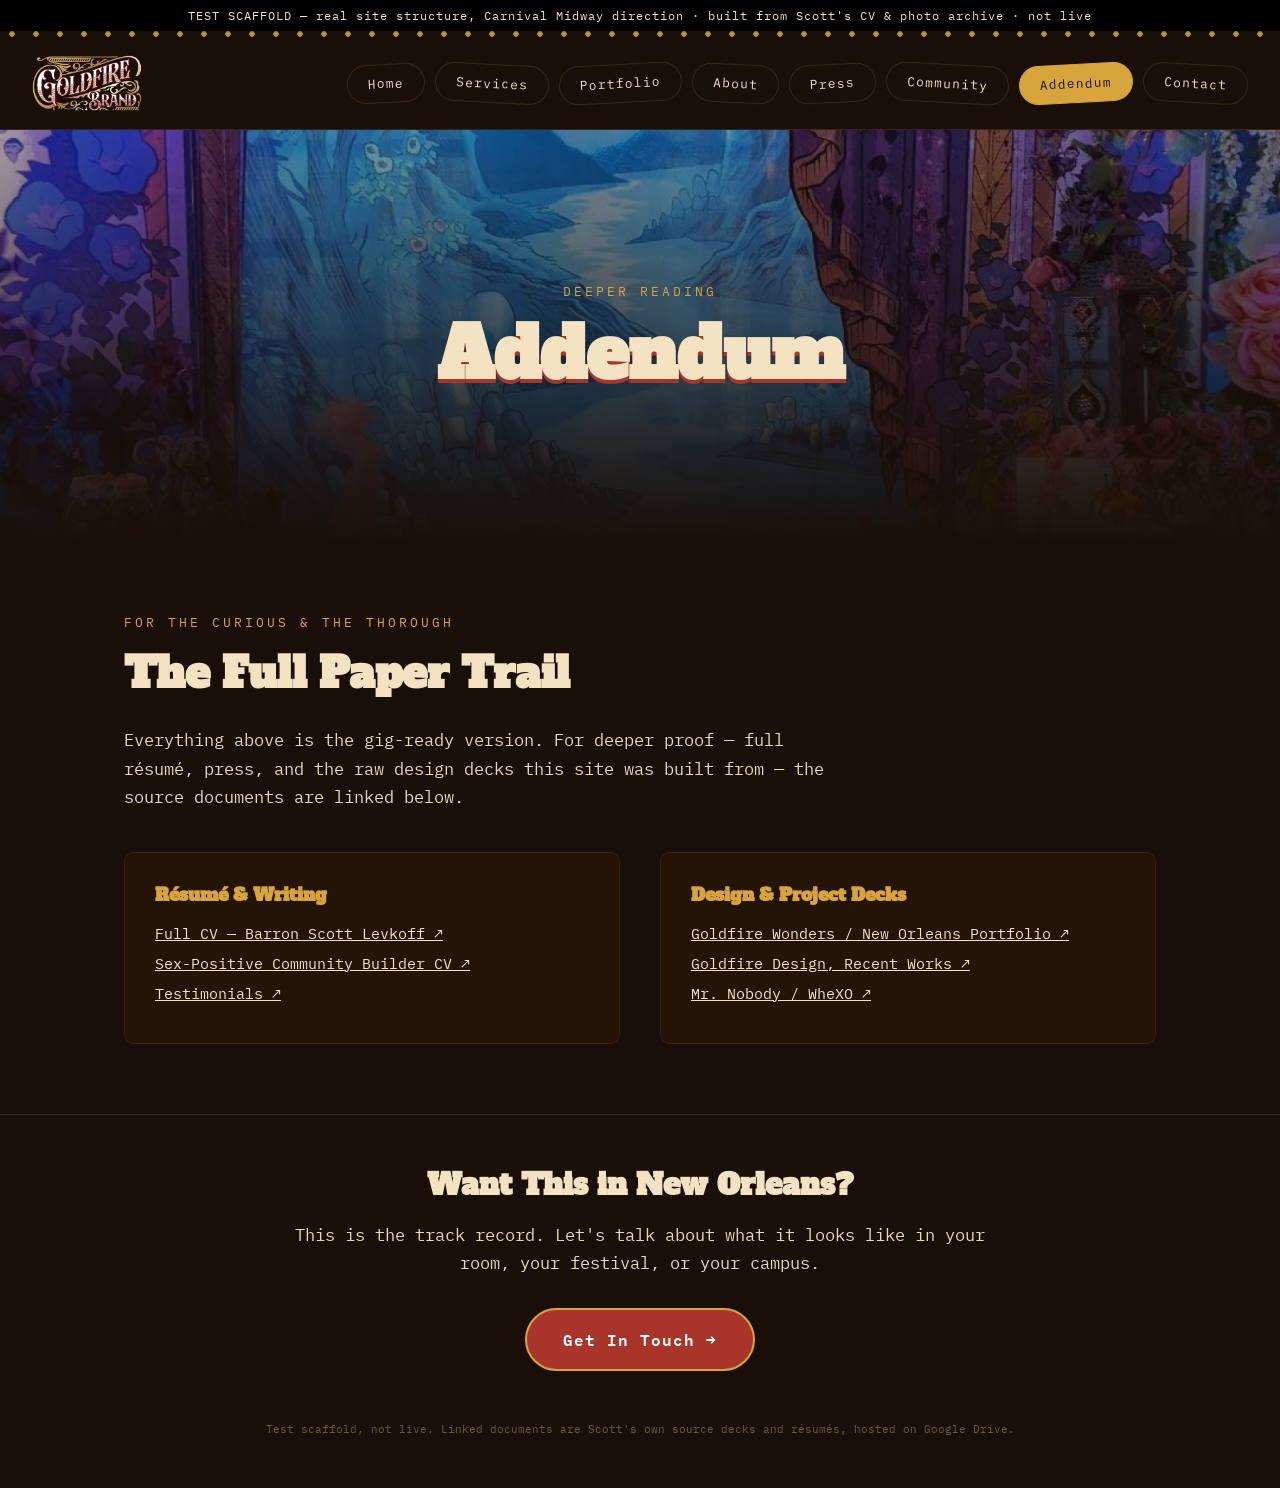
<file: site-scaffold/addendum.html>
<!DOCTYPE html>
<html lang="en">
<head>
<meta charset="UTF-8">
<meta name="viewport" content="width=device-width, initial-scale=1">
<title>Addendum — Goldfire</title>
<link rel="preconnect" href="https://fonts.googleapis.com">
<link href="https://fonts.googleapis.com/css2?family=Alfa+Slab+One&family=IBM+Plex+Mono:wght@400;500;600&display=swap" rel="stylesheet">
<link rel="stylesheet" href="style.css">
</head>
<body>

<div class="scaffold-banner">TEST SCAFFOLD — real site structure, Carnival Midway direction · built from Scott's CV &amp; photo archive · not live</div>

<nav class="midway-nav">
  <div class="lights" aria-hidden="true"></div>
  <div class="nav-top">
    <a href="index.html" class="word"><img src="../assets/brand/goldfire-logo-nav.png" alt="Goldfire Brand" class="word-logo"></a>
    <button class="nav-toggle" aria-label="Toggle navigation" aria-expanded="false">
      <span></span><span></span><span></span>
    </button>
    <ul class="nav-carousel">
      <li><a href="index.html">Home</a></li>
      <li><a href="services.html">Services</a></li>
      <li><a href="portfolio.html">Portfolio</a></li>
      <li><a href="about.html">About</a></li>
      <li><a href="press.html">Press</a></li>
      <li><a href="community.html">Community</a></li>
      <li><a href="addendum.html" class="active">Addendum</a></li>
      <li><a href="contact.html">Contact</a></li>
    </ul>
  </div>
</nav>

<header class="page-hero" style="--bg-img:url('../assets/photos/edwardian-ball-01.jpg')">
  <div class="hero-inner">
    <div class="hero-eyebrow">Deeper Reading</div>
    <h1>Addendum</h1>
  </div>
</header>

<section>
  <div class="eyebrow">For the Curious &amp; the Thorough</div>
  <h2>The Full Paper Trail</h2>
  <p class="lede">Everything above is the gig-ready version. For deeper proof — full résumé, press, and the raw design decks this site was built from — the source documents are linked below.</p>

  <div class="contact-grid" style="margin-top:40px">
    <div class="contact-card">
      <h3>Résumé &amp; Writing</h3>
      <a class="link" href="https://docs.google.com/document/d/1lzc_ONUvAE5AMwaItaRZLF1NQ0-E7mHZ4-zfz3dGL2I/edit" target="_blank" rel="noopener">Full CV — Barron Scott Levkoff ↗</a>
      <a class="link" href="https://docs.google.com/document/d/1rAWgs-aGaYsbe6FZVq0qjCvpEvIxcYyUcAe2IsUcVWw/edit" target="_blank" rel="noopener">Sex-Positive Community Builder CV ↗</a>
      <a class="link" href="https://docs.google.com/document/d/1duJUrvx9vmBYgtbPlKE3Smv9HF7edWCjzbkMLQ-Ezpc/edit" target="_blank" rel="noopener">Testimonials ↗</a>
    </div>
    <div class="contact-card">
      <h3>Design &amp; Project Decks</h3>
      <a class="link" href="https://docs.google.com/presentation/d/1_lM1onfr7T1W7SAwmBTG3-qyjGS0KoxS9WuhooQhtsk/edit" target="_blank" rel="noopener">Goldfire Wonders / New Orleans Portfolio ↗</a>
      <a class="link" href="https://docs.google.com/presentation/d/1B2HswgaUCp9okSWdzV4n-moPw_mAh9LKaOk-_DyszEo/edit" target="_blank" rel="noopener">Goldfire Design, Recent Works ↗</a>
      <a class="link" href="https://docs.google.com/presentation/d/1XoRRKDVRTm-GbM1jreKTsG3W6vRboYm--xu55w6oKkU/edit" target="_blank" rel="noopener">Mr. Nobody / WheXO ↗</a>
    </div>
  </div>
</section>

<footer id="book">
  <h2>Want This in New Orleans?</h2>
  <p class="lede" style="margin:0 auto">This is the track record. Let's talk about what it looks like in your room, your festival, or your campus.</p>
  <a class="cta" href="contact.html">Get In Touch →</a>
  <div class="credit">
    Test scaffold, not live. Linked documents are Scott's own source decks and résumés, hosted on Google Drive.
  </div>
</footer>

<script src="nav.js" defer></script>
</body>
</html>
</file>
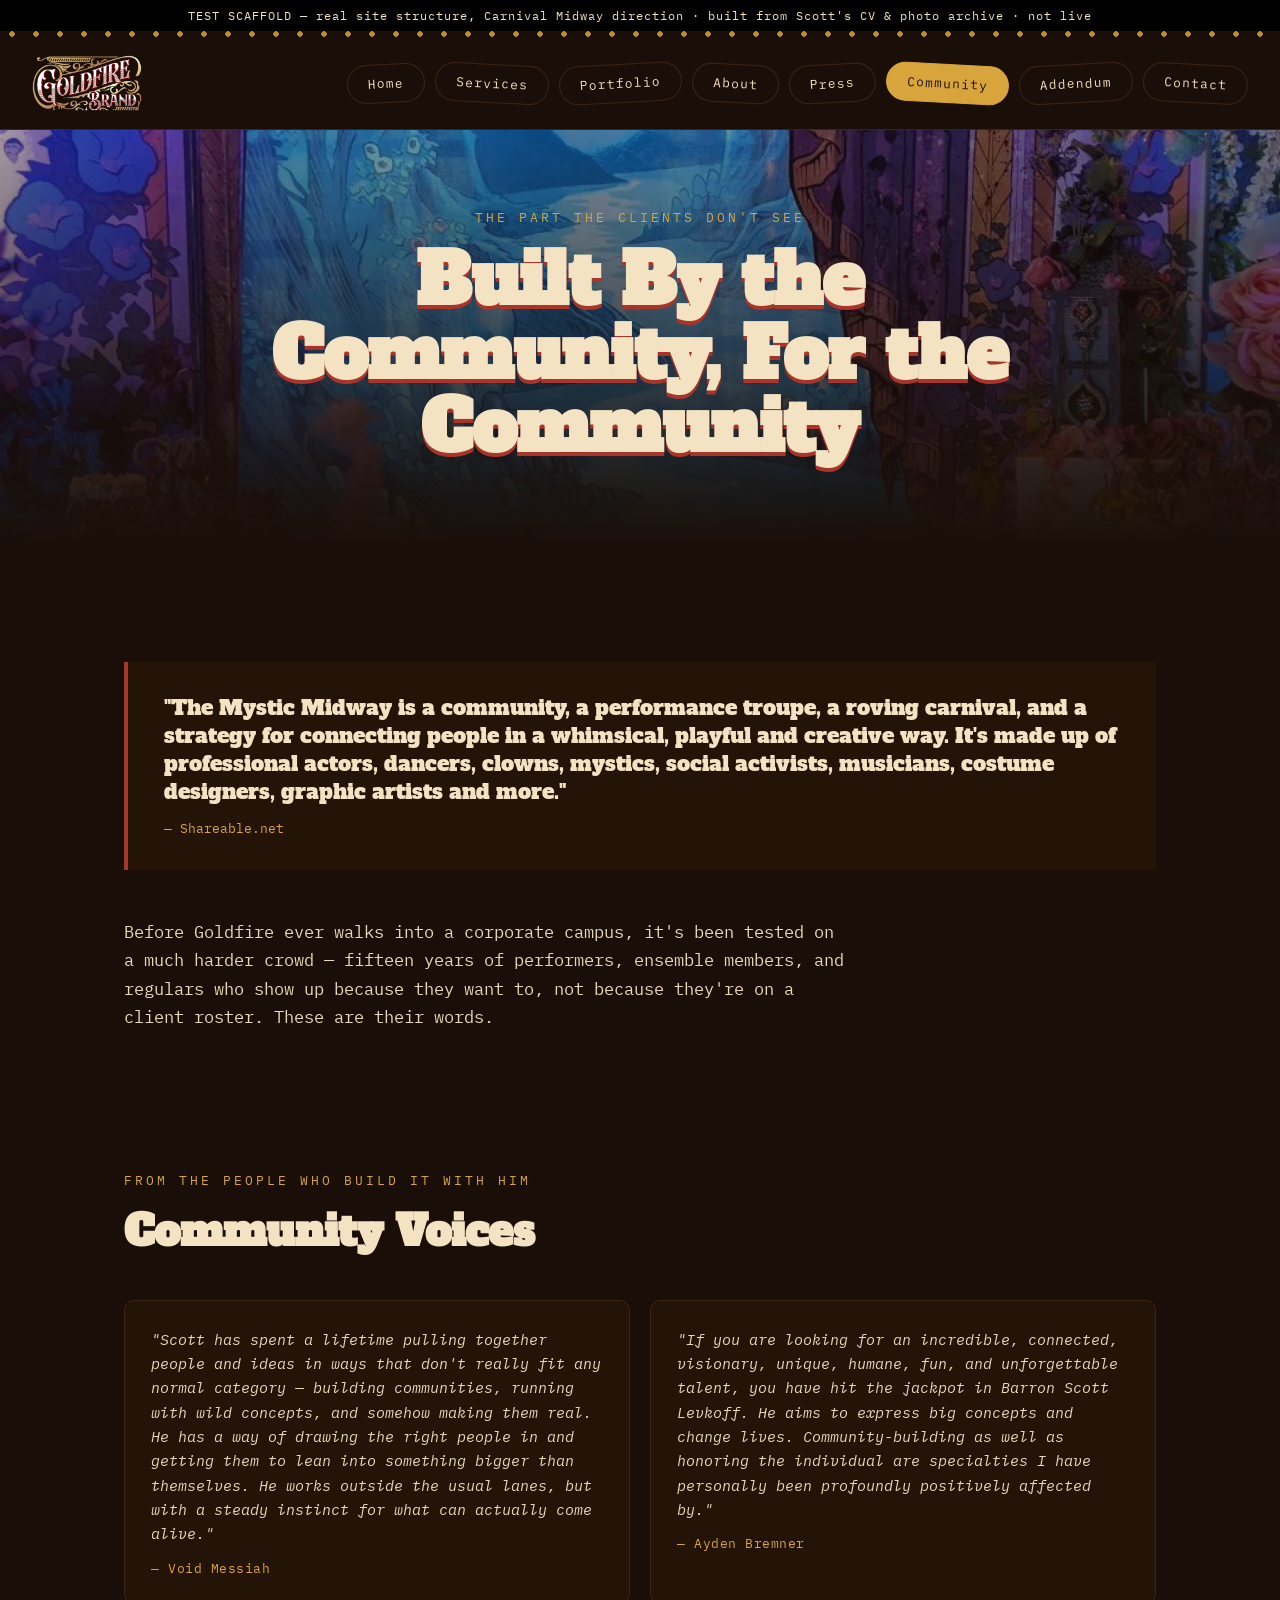
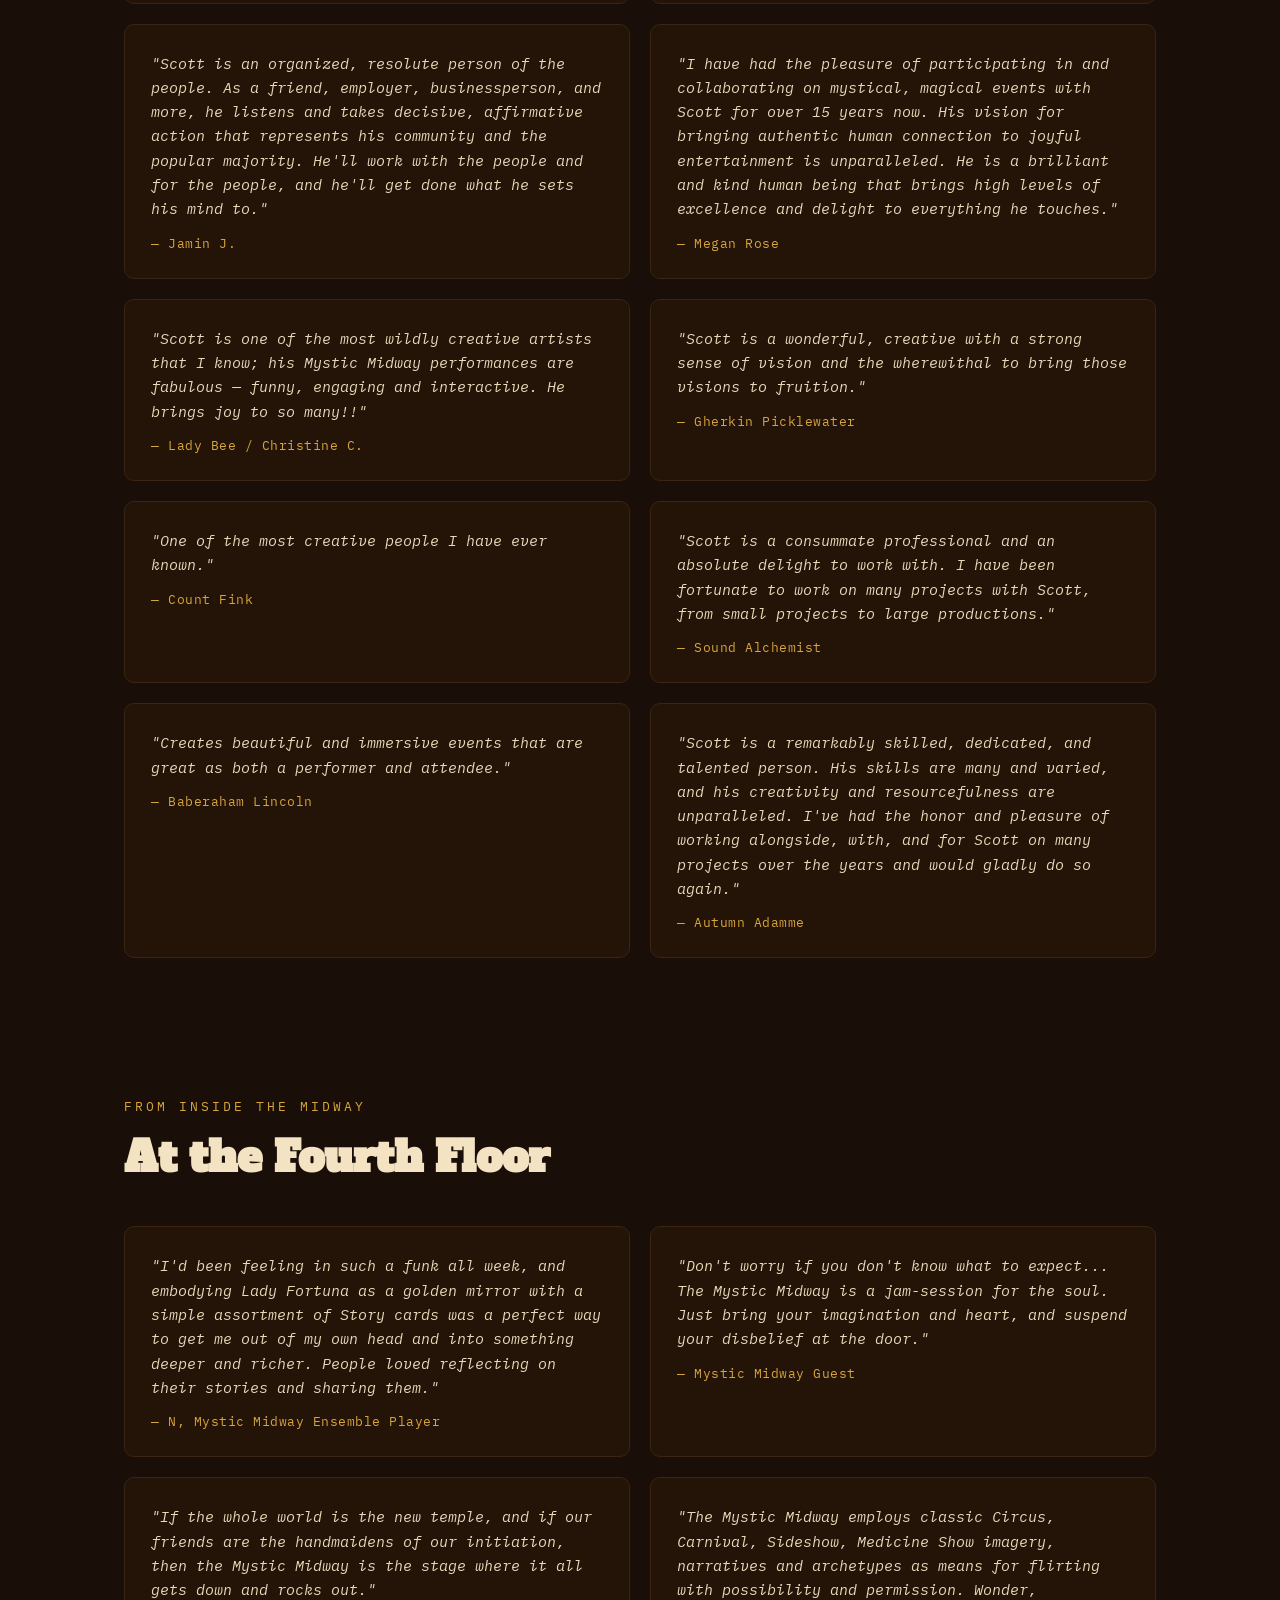
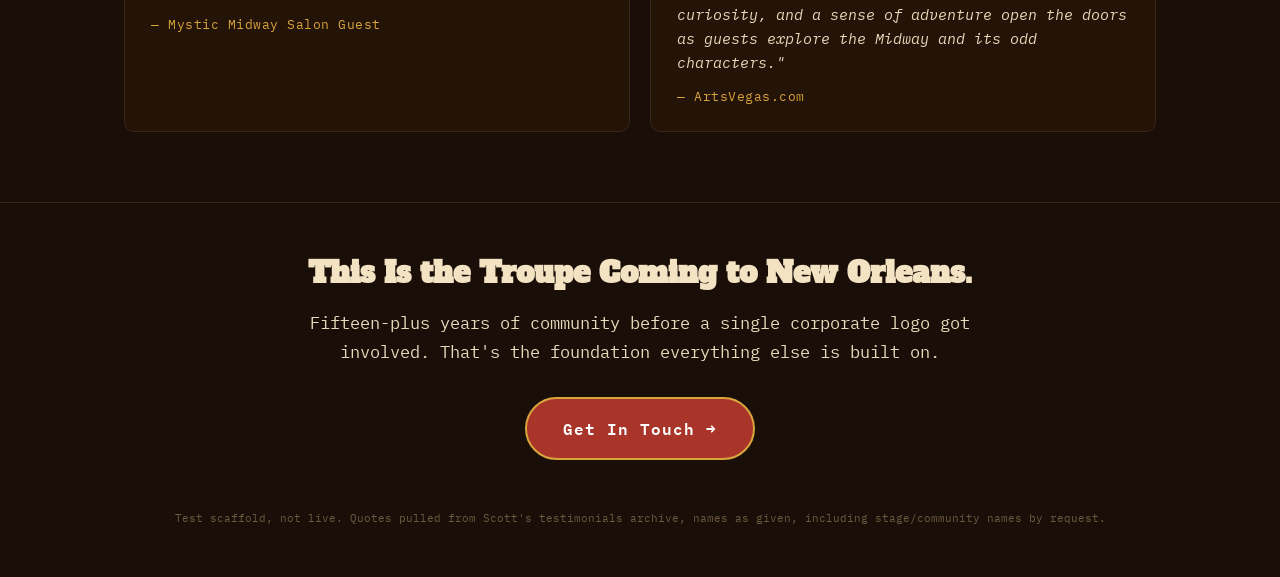
<file: site-scaffold/community.html>
<!DOCTYPE html>
<html lang="en">
<head>
<meta charset="UTF-8">
<meta name="viewport" content="width=device-width, initial-scale=1">
<title>Community — Goldfire</title>
<link rel="preconnect" href="https://fonts.googleapis.com">
<link href="https://fonts.googleapis.com/css2?family=Alfa+Slab+One&family=IBM+Plex+Mono:wght@400;500;600&display=swap" rel="stylesheet">
<link rel="stylesheet" href="style.css">
</head>
<body>

<div class="scaffold-banner">TEST SCAFFOLD — real site structure, Carnival Midway direction · built from Scott's CV &amp; photo archive · not live</div>

<nav class="midway-nav">
  <div class="lights" aria-hidden="true"></div>
  <div class="nav-top">
    <a href="index.html" class="word"><img src="../assets/brand/goldfire-logo-nav.png" alt="Goldfire Brand" class="word-logo"></a>
    <button class="nav-toggle" aria-label="Toggle navigation" aria-expanded="false">
      <span></span><span></span><span></span>
    </button>
    <ul class="nav-carousel">
      <li><a href="index.html">Home</a></li>
      <li><a href="services.html">Services</a></li>
      <li><a href="portfolio.html">Portfolio</a></li>
      <li><a href="about.html">About</a></li>
      <li><a href="press.html">Press</a></li>
      <li><a href="community.html" class="active">Community</a></li>
      <li><a href="addendum.html">Addendum</a></li>
      <li><a href="contact.html">Contact</a></li>
    </ul>
  </div>
</nav>

<header class="page-hero" style="--bg-img:url('../assets/photos/edwardian-ball-01.jpg')">
  <div class="hero-inner">
    <div class="hero-eyebrow">The Part the Clients Don't See</div>
    <h1>Built By the Community, For the Community</h1>
  </div>
</header>

<section>
  <div class="quote">
    "The Mystic Midway is a community, a performance troupe, a roving carnival, and a strategy for connecting people in a whimsical, playful and creative way. It's made up of professional actors, dancers, clowns, mystics, social activists, musicians, costume designers, graphic artists and more."
    <cite>— Shareable.net</cite>
  </div>
  <p class="lede">Before Goldfire ever walks into a corporate campus, it's been tested on a much harder crowd — fifteen years of performers, ensemble members, and regulars who show up because they want to, not because they're on a client roster. These are their words.</p>
</section>

<section>
  <div class="eyebrow">From the People Who Build It With Him</div>
  <h2>Community Voices</h2>
  <div class="press-grid">
    <div class="press-card">
      <p>"Scott has spent a lifetime pulling together people and ideas in ways that don't really fit any normal category — building communities, running with wild concepts, and somehow making them real. He has a way of drawing the right people in and getting them to lean into something bigger than themselves. He works outside the usual lanes, but with a steady instinct for what can actually come alive."</p>
      <cite>— Void Messiah</cite>
    </div>
    <div class="press-card">
      <p>"If you are looking for an incredible, connected, visionary, unique, humane, fun, and unforgettable talent, you have hit the jackpot in Barron Scott Levkoff. He aims to express big concepts and change lives. Community-building as well as honoring the individual are specialties I have personally been profoundly positively affected by."</p>
      <cite>— Ayden Bremner</cite>
    </div>
    <div class="press-card">
      <p>"Scott is an organized, resolute person of the people. As a friend, employer, businessperson, and more, he listens and takes decisive, affirmative action that represents his community and the popular majority. He'll work with the people and for the people, and he'll get done what he sets his mind to."</p>
      <cite>— Jamin J.</cite>
    </div>
    <div class="press-card">
      <p>"I have had the pleasure of participating in and collaborating on mystical, magical events with Scott for over 15 years now. His vision for bringing authentic human connection to joyful entertainment is unparalleled. He is a brilliant and kind human being that brings high levels of excellence and delight to everything he touches."</p>
      <cite>— Megan Rose</cite>
    </div>
    <div class="press-card">
      <p>"Scott is one of the most wildly creative artists that I know; his Mystic Midway performances are fabulous — funny, engaging and interactive. He brings joy to so many!!"</p>
      <cite>— Lady Bee / Christine C.</cite>
    </div>
    <div class="press-card">
      <p>"Scott is a wonderful, creative with a strong sense of vision and the wherewithal to bring those visions to fruition."</p>
      <cite>— Gherkin Picklewater</cite>
    </div>
    <div class="press-card">
      <p>"One of the most creative people I have ever known."</p>
      <cite>— Count Fink</cite>
    </div>
    <div class="press-card">
      <p>"Scott is a consummate professional and an absolute delight to work with. I have been fortunate to work on many projects with Scott, from small projects to large productions."</p>
      <cite>— Sound Alchemist</cite>
    </div>
    <div class="press-card">
      <p>"Creates beautiful and immersive events that are great as both a performer and attendee."</p>
      <cite>— Baberaham Lincoln</cite>
    </div>
    <div class="press-card">
      <p>"Scott is a remarkably skilled, dedicated, and talented person. His skills are many and varied, and his creativity and resourcefulness are unparalleled. I've had the honor and pleasure of working alongside, with, and for Scott on many projects over the years and would gladly do so again."</p>
      <cite>— Autumn Adamme</cite>
    </div>
  </div>
</section>

<section>
  <div class="eyebrow">From Inside the Midway</div>
  <h2>At the Fourth Floor</h2>
  <div class="press-grid">
    <div class="press-card">
      <p>"I'd been feeling in such a funk all week, and embodying Lady Fortuna as a golden mirror with a simple assortment of Story cards was a perfect way to get me out of my own head and into something deeper and richer. People loved reflecting on their stories and sharing them."</p>
      <cite>— N, Mystic Midway Ensemble Player</cite>
    </div>
    <div class="press-card">
      <p>"Don't worry if you don't know what to expect... The Mystic Midway is a jam-session for the soul. Just bring your imagination and heart, and suspend your disbelief at the door."</p>
      <cite>— Mystic Midway Guest</cite>
    </div>
    <div class="press-card">
      <p>"If the whole world is the new temple, and if our friends are the handmaidens of our initiation, then the Mystic Midway is the stage where it all gets down and rocks out."</p>
      <cite>— Mystic Midway Salon Guest</cite>
    </div>
    <div class="press-card">
      <p>"The Mystic Midway employs classic Circus, Carnival, Sideshow, Medicine Show imagery, narratives and archetypes as means for flirting with possibility and permission. Wonder, curiosity, and a sense of adventure open the doors as guests explore the Midway and its odd characters."</p>
      <cite>— ArtsVegas.com</cite>
    </div>
  </div>
</section>

<footer id="book">
  <h2>This Is the Troupe Coming to New Orleans.</h2>
  <p class="lede" style="margin:0 auto">Fifteen-plus years of community before a single corporate logo got involved. That's the foundation everything else is built on.</p>
  <a class="cta" href="contact.html">Get In Touch →</a>
  <div class="credit">
    Test scaffold, not live. Quotes pulled from Scott's testimonials archive, names as given, including stage/community names by request.
  </div>
</footer>

<script src="nav.js" defer></script>
</body>
</html>
</file>
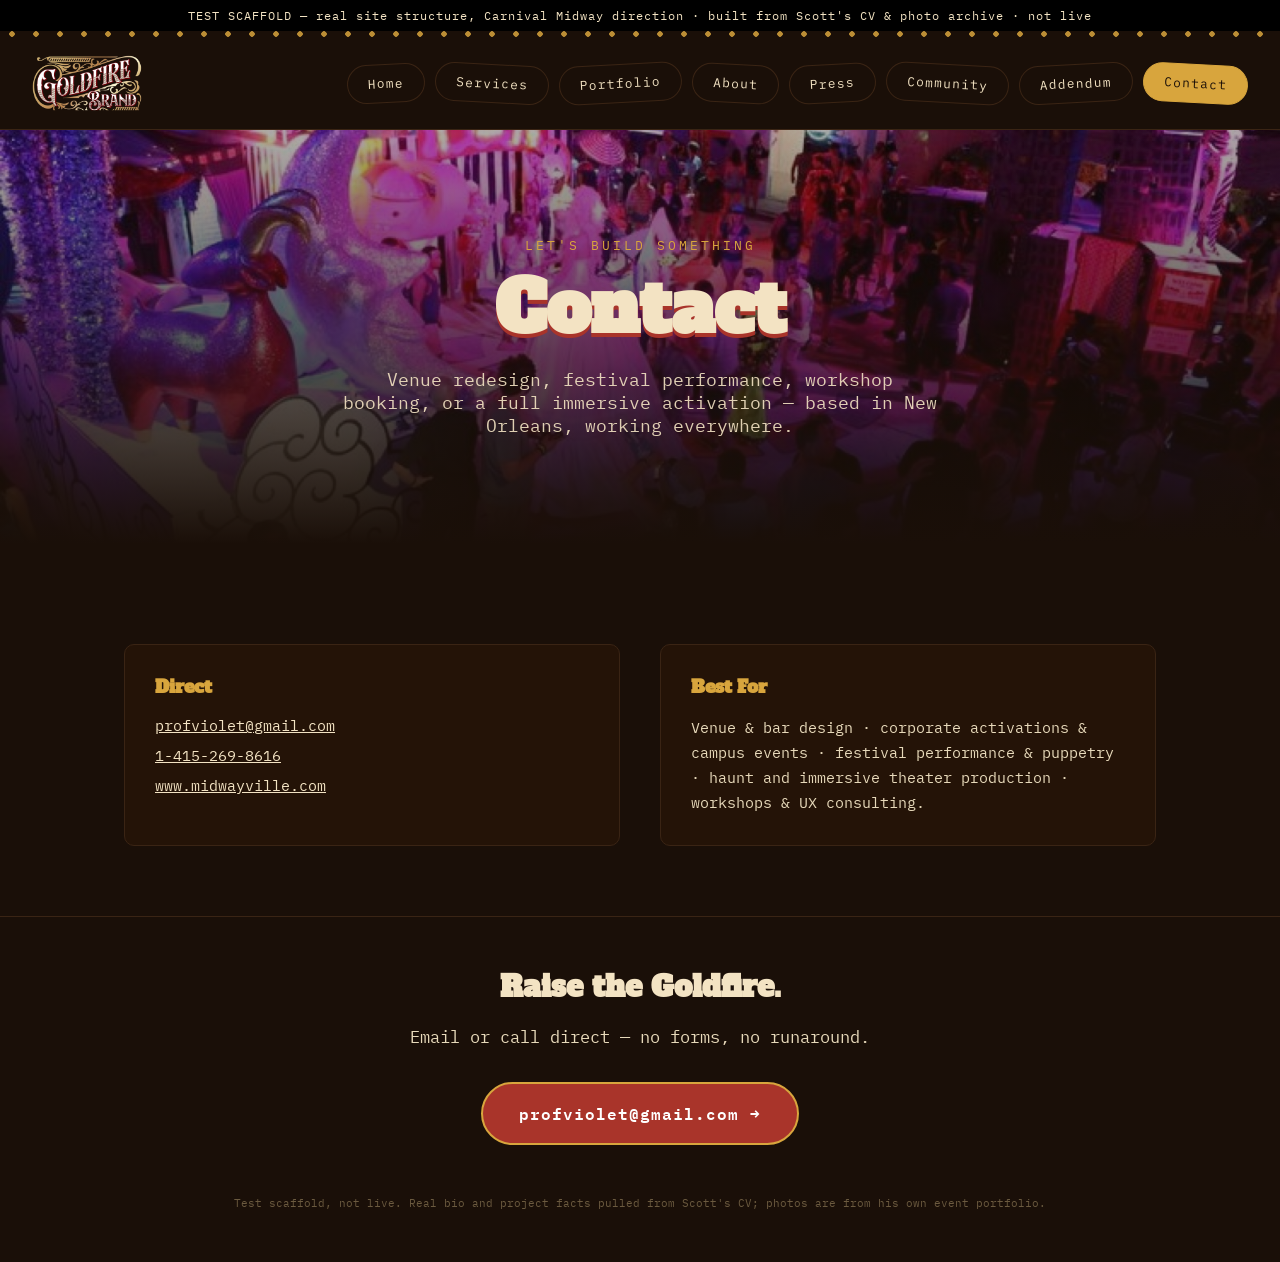
<file: site-scaffold/contact.html>
<!DOCTYPE html>
<html lang="en">
<head>
<meta charset="UTF-8">
<meta name="viewport" content="width=device-width, initial-scale=1">
<title>Contact — Goldfire</title>
<link rel="preconnect" href="https://fonts.googleapis.com">
<link href="https://fonts.googleapis.com/css2?family=Alfa+Slab+One&family=IBM+Plex+Mono:wght@400;500;600&display=swap" rel="stylesheet">
<link rel="stylesheet" href="style.css">
</head>
<body>

<div class="scaffold-banner">TEST SCAFFOLD — real site structure, Carnival Midway direction · built from Scott's CV &amp; photo archive · not live</div>

<nav class="midway-nav">
  <div class="lights" aria-hidden="true"></div>
  <div class="nav-top">
    <a href="index.html" class="word"><img src="../assets/brand/goldfire-logo-nav.png" alt="Goldfire Brand" class="word-logo"></a>
    <button class="nav-toggle" aria-label="Toggle navigation" aria-expanded="false">
      <span></span><span></span><span></span>
    </button>
    <ul class="nav-carousel">
      <li><a href="index.html">Home</a></li>
      <li><a href="services.html">Services</a></li>
      <li><a href="portfolio.html">Portfolio</a></li>
      <li><a href="about.html">About</a></li>
      <li><a href="press.html">Press</a></li>
      <li><a href="community.html">Community</a></li>
      <li><a href="addendum.html">Addendum</a></li>
      <li><a href="contact.html" class="active">Contact</a></li>
    </ul>
  </div>
</nav>

<header class="page-hero" style="--bg-img:url('../assets/photos/midwayville-01.jpg')">
  <div class="hero-inner">
    <div class="hero-eyebrow">Let's Build Something</div>
    <h1>Contact</h1>
    <p class="sub">Venue redesign, festival performance, workshop booking, or a full immersive activation — based in New Orleans, working everywhere.</p>
  </div>
</header>

<section>
  <div class="contact-grid">
    <div class="contact-card">
      <h3>Direct</h3>
      <a class="link" href="mailto:profviolet@gmail.com">profviolet@gmail.com</a>
      <a class="link" href="tel:14152698616">1-415-269-8616</a>
      <a class="link" href="https://www.midwayville.com" target="_blank" rel="noopener">www.midwayville.com</a>
    </div>
    <div class="contact-card">
      <h3>Best For</h3>
      <p class="lede" style="font-size:0.92rem">Venue &amp; bar design · corporate activations &amp; campus events · festival performance &amp; puppetry · haunt and immersive theater production · workshops &amp; UX consulting.</p>
    </div>
  </div>
</section>

<footer>
  <h2>Raise the Goldfire.</h2>
  <p class="lede" style="margin:0 auto">Email or call direct — no forms, no runaround.</p>
  <a class="cta" href="mailto:profviolet@gmail.com">profviolet@gmail.com →</a>
  <div class="credit">
    Test scaffold, not live. Real bio and project facts pulled from Scott's CV; photos are from his own event portfolio.
  </div>
</footer>

<script src="nav.js" defer></script>
</body>
</html>
</file>
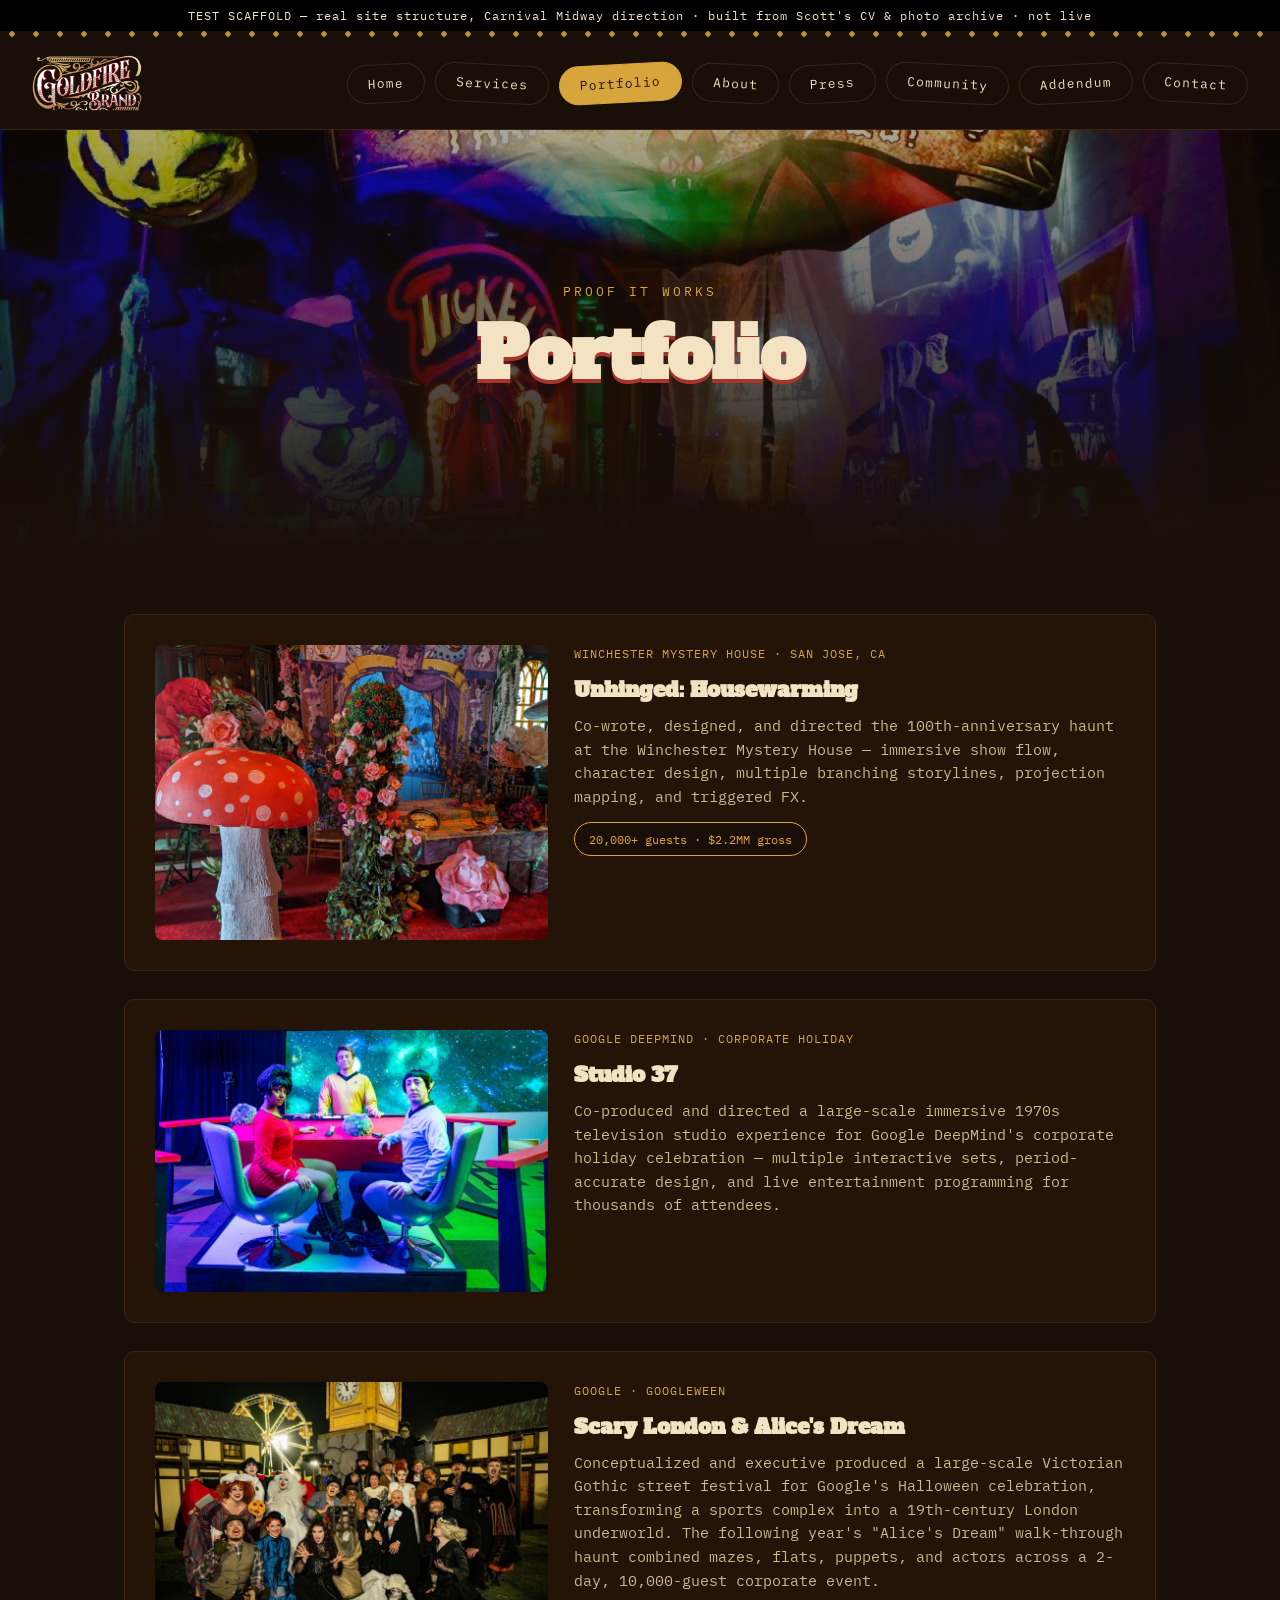
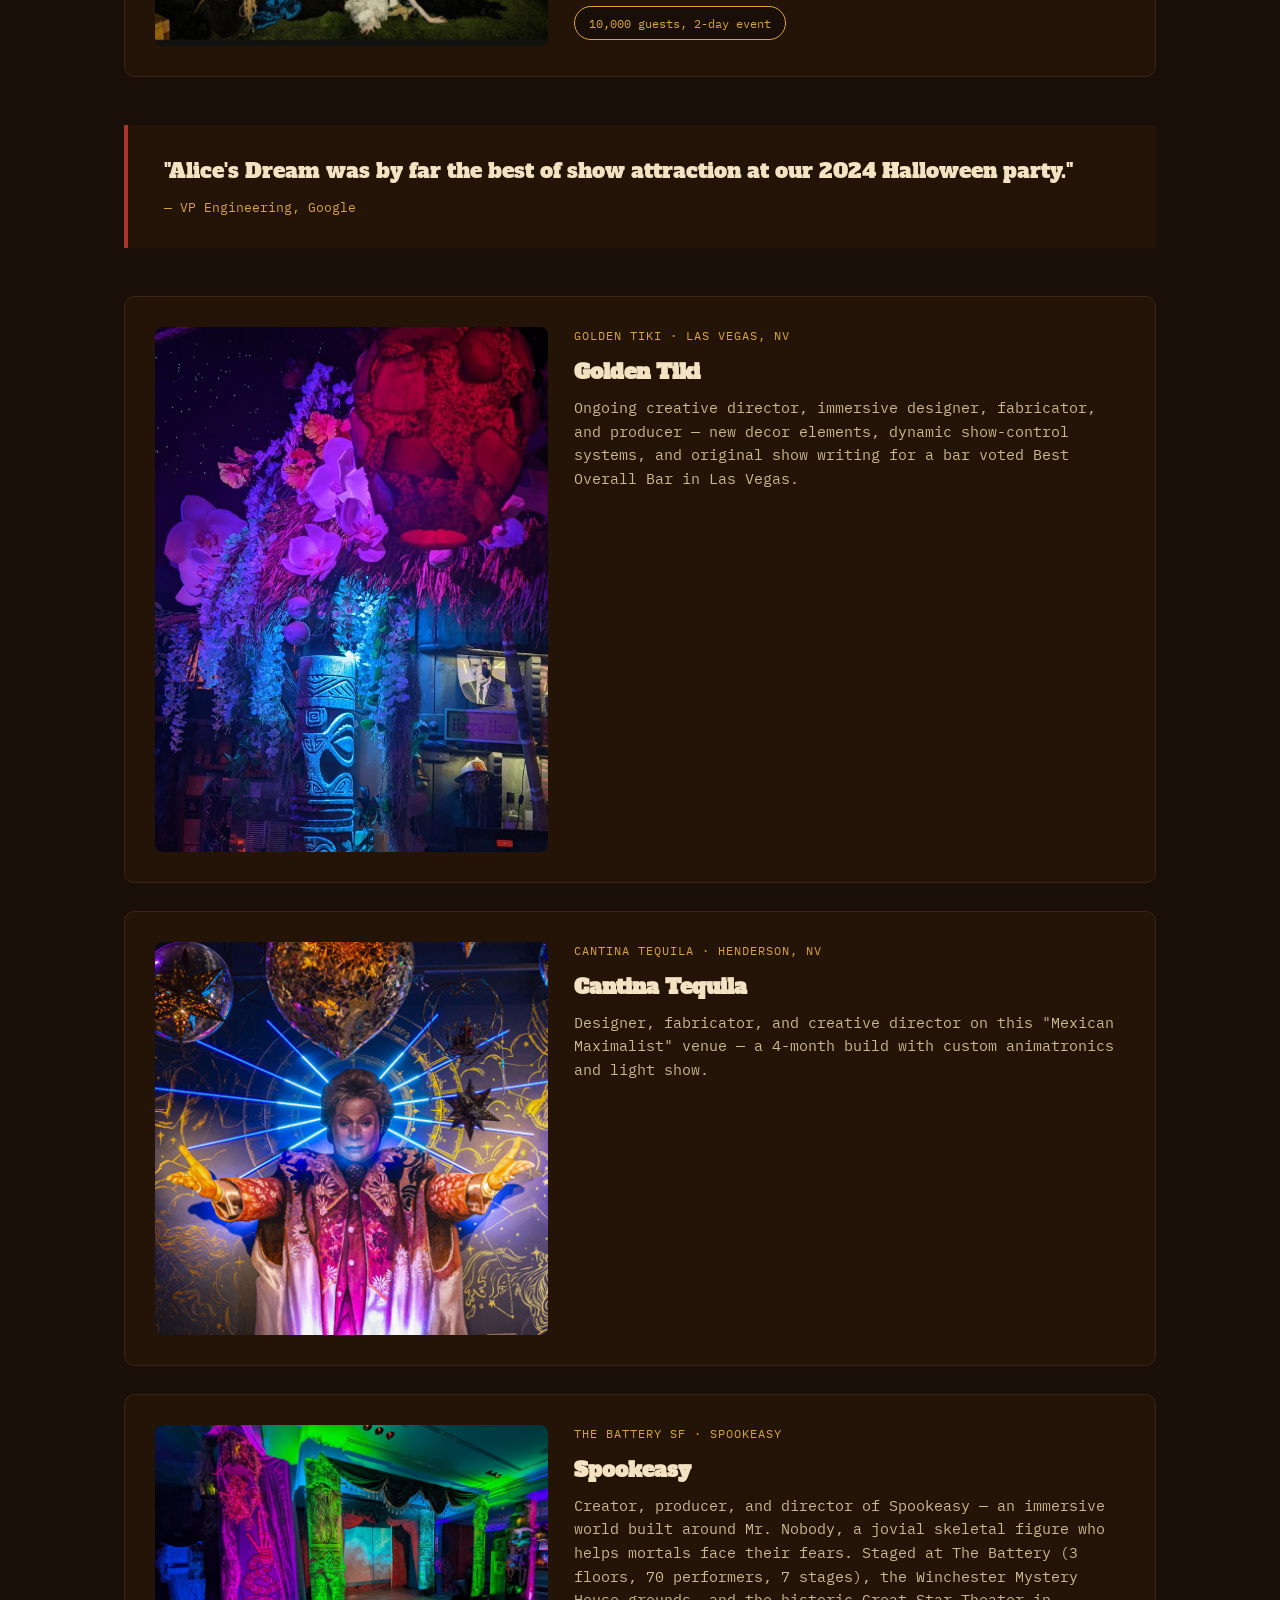
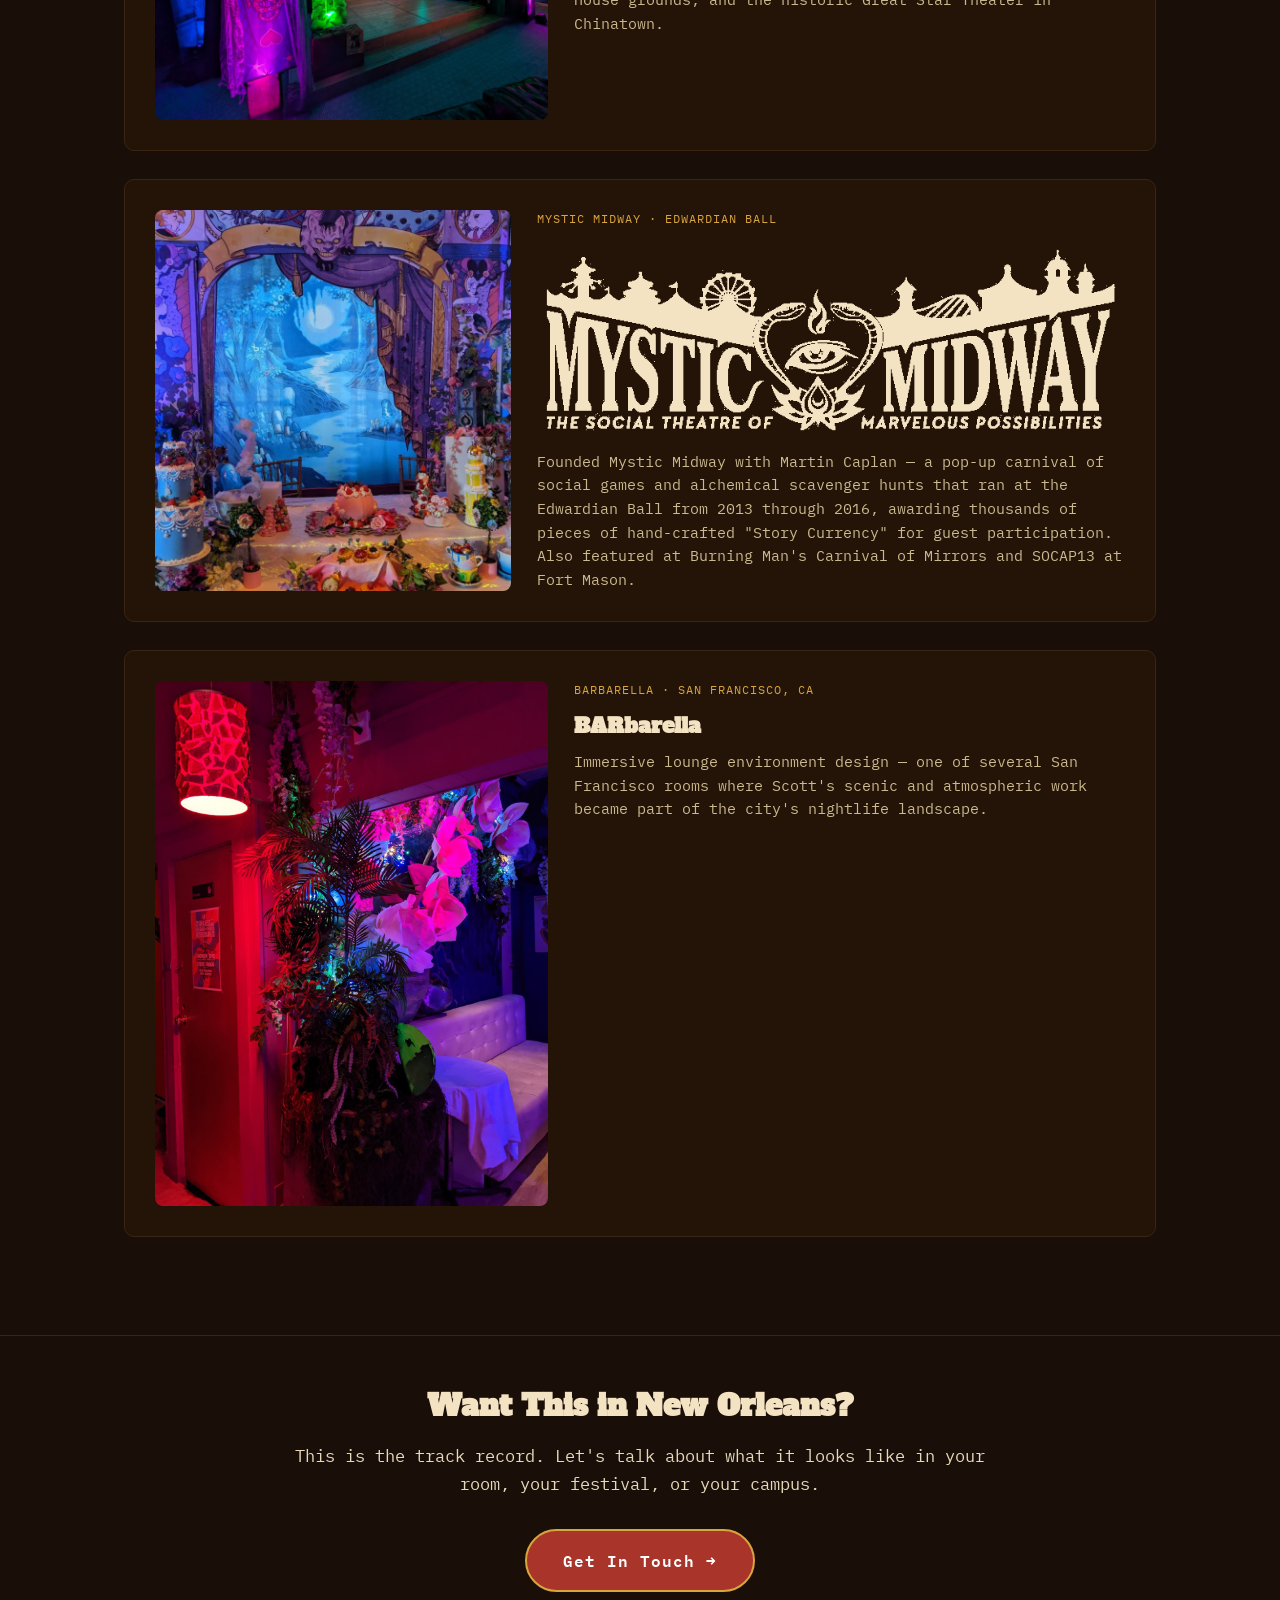
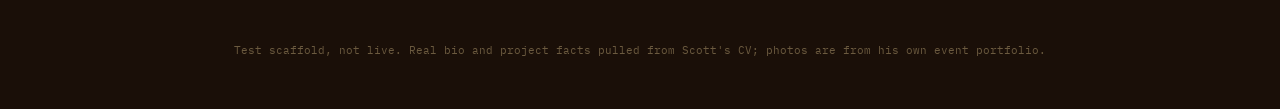
<file: site-scaffold/portfolio.html>
<!DOCTYPE html>
<html lang="en">
<head>
<meta charset="UTF-8">
<meta name="viewport" content="width=device-width, initial-scale=1">
<title>Portfolio — Goldfire</title>
<link rel="preconnect" href="https://fonts.googleapis.com">
<link href="https://fonts.googleapis.com/css2?family=Alfa+Slab+One&family=IBM+Plex+Mono:wght@400;500;600&display=swap" rel="stylesheet">
<link rel="stylesheet" href="style.css">
</head>
<body>

<div class="scaffold-banner">TEST SCAFFOLD — real site structure, Carnival Midway direction · built from Scott's CV &amp; photo archive · not live</div>

<nav class="midway-nav">
  <div class="lights" aria-hidden="true"></div>
  <div class="nav-top">
    <a href="index.html" class="word"><img src="../assets/brand/goldfire-logo-nav.png" alt="Goldfire Brand" class="word-logo"></a>
    <button class="nav-toggle" aria-label="Toggle navigation" aria-expanded="false">
      <span></span><span></span><span></span>
    </button>
    <ul class="nav-carousel">
      <li><a href="index.html">Home</a></li>
      <li><a href="services.html">Services</a></li>
      <li><a href="portfolio.html" class="active">Portfolio</a></li>
      <li><a href="about.html">About</a></li>
      <li><a href="press.html">Press</a></li>
      <li><a href="community.html">Community</a></li>
      <li><a href="addendum.html">Addendum</a></li>
      <li><a href="contact.html">Contact</a></li>
    </ul>
  </div>
</nav>

<header class="page-hero" style="--bg-img:url('../assets/photos/battery-sf-01.jpg')">
  <div class="hero-inner">
    <div class="hero-eyebrow">Proof It Works</div>
    <h1>Portfolio</h1>
  </div>
</header>

<section>
  <div class="case">
    <img src="../assets/photos/edwardian-ball-02.jpg" alt="Winchester Mystery House era prop detail">
    <div>
      <div class="meta">Winchester Mystery House · San Jose, CA</div>
      <h3>Unhinged: Housewarming</h3>
      <p>Co-wrote, designed, and directed the 100th-anniversary haunt at the Winchester Mystery House — immersive show flow, character design, multiple branching storylines, projection mapping, and triggered FX.</p>
      <span class="metric">20,000+ guests · $2.2MM gross</span>
    </div>
  </div>

  <div class="case">
    <img src="../assets/photos/studio37-01.jpg" alt="Studio 37 1970s TV studio set for Google DeepMind">
    <div>
      <div class="meta">Google DeepMind · Corporate Holiday</div>
      <h3>Studio 37</h3>
      <p>Co-produced and directed a large-scale immersive 1970s television studio experience for Google DeepMind's corporate holiday celebration — multiple interactive sets, period-accurate design, and live entertainment programming for thousands of attendees.</p>
    </div>
  </div>

  <div class="case">
    <img src="../assets/photos/scary-victorian-london-01.jpg" alt="Googleween Scary London cast in Victorian costume">
    <div>
      <div class="meta">Google · Googleween</div>
      <h3>Scary London &amp; Alice's Dream</h3>
      <p>Conceptualized and executive produced a large-scale Victorian Gothic street festival for Google's Halloween celebration, transforming a sports complex into a 19th-century London underworld. The following year's "Alice's Dream" walk-through haunt combined mazes, flats, puppets, and actors across a 2-day, 10,000-guest corporate event.</p>
      <span class="metric">10,000 guests, 2-day event</span>
    </div>
  </div>
  <div class="quote">
    "Alice's Dream was by far the best of show attraction at our 2024 Halloween party."
    <cite>— VP Engineering, Google</cite>
  </div>

  <div class="case">
    <img src="../assets/photos/golden-tiki-01.jpg" alt="Golden Tiki bar interior">
    <div>
      <div class="meta">Golden Tiki · Las Vegas, NV</div>
      <h3>Golden Tiki</h3>
      <p>Ongoing creative director, immersive designer, fabricator, and producer — new decor elements, dynamic show-control systems, and original show writing for a bar voted Best Overall Bar in Las Vegas.</p>
    </div>
  </div>

  <div class="case">
    <img src="../assets/photos/cantina-tequila-01.jpg" alt="Cantina Tequila skeleton figure">
    <div>
      <div class="meta">Cantina Tequila · Henderson, NV</div>
      <h3>Cantina Tequila</h3>
      <p>Designer, fabricator, and creative director on this "Mexican Maximalist" venue — a 4-month build with custom animatronics and light show.</p>
    </div>
  </div>

  <div class="case">
    <img src="../assets/photos/battery-sf-02.jpg" alt="The Battery SF stage build">
    <div>
      <div class="meta">The Battery SF · Spookeasy</div>
      <h3>Spookeasy</h3>
      <p>Creator, producer, and director of Spookeasy — an immersive world built around Mr. Nobody, a jovial skeletal figure who helps mortals face their fears. Staged at The Battery (3 floors, 70 performers, 7 stages), the Winchester Mystery House grounds, and the historic Great Star Theater in Chinatown.</p>
    </div>
  </div>

  <div class="case">
    <img src="../assets/photos/edwardian-ball-01.jpg" alt="Edwardian Ball Wonderland tea party dessert spread">
    <div>
      <div class="meta">Mystic Midway · Edwardian Ball</div>
      <h3><img src="../assets/brand/mystic-midway-logo.png" alt="Mystic Midway" class="case-logo"></h3>
      <p>Founded Mystic Midway with Martin Caplan — a pop-up carnival of social games and alchemical scavenger hunts that ran at the Edwardian Ball from 2013 through 2016, awarding thousands of pieces of hand-crafted "Story Currency" for guest participation. Also featured at Burning Man's Carnival of Mirrors and SOCAP13 at Fort Mason.</p>
    </div>
  </div>

  <div class="case">
    <img src="../assets/photos/barbarella-01.jpg" alt="BARbarella lounge interior">
    <div>
      <div class="meta">BARbarella · San Francisco, CA</div>
      <h3>BARbarella</h3>
      <p>Immersive lounge environment design — one of several San Francisco rooms where Scott's scenic and atmospheric work became part of the city's nightlife landscape.</p>
    </div>
  </div>
</section>

<footer id="book">
  <h2>Want This in New Orleans?</h2>
  <p class="lede" style="margin:0 auto">This is the track record. Let's talk about what it looks like in your room, your festival, or your campus.</p>
  <a class="cta" href="contact.html">Get In Touch →</a>
  <div class="credit">
    Test scaffold, not live. Real bio and project facts pulled from Scott's CV; photos are from his own event portfolio.
  </div>
</footer>

<script src="nav.js" defer></script>
</body>
</html>
</file>
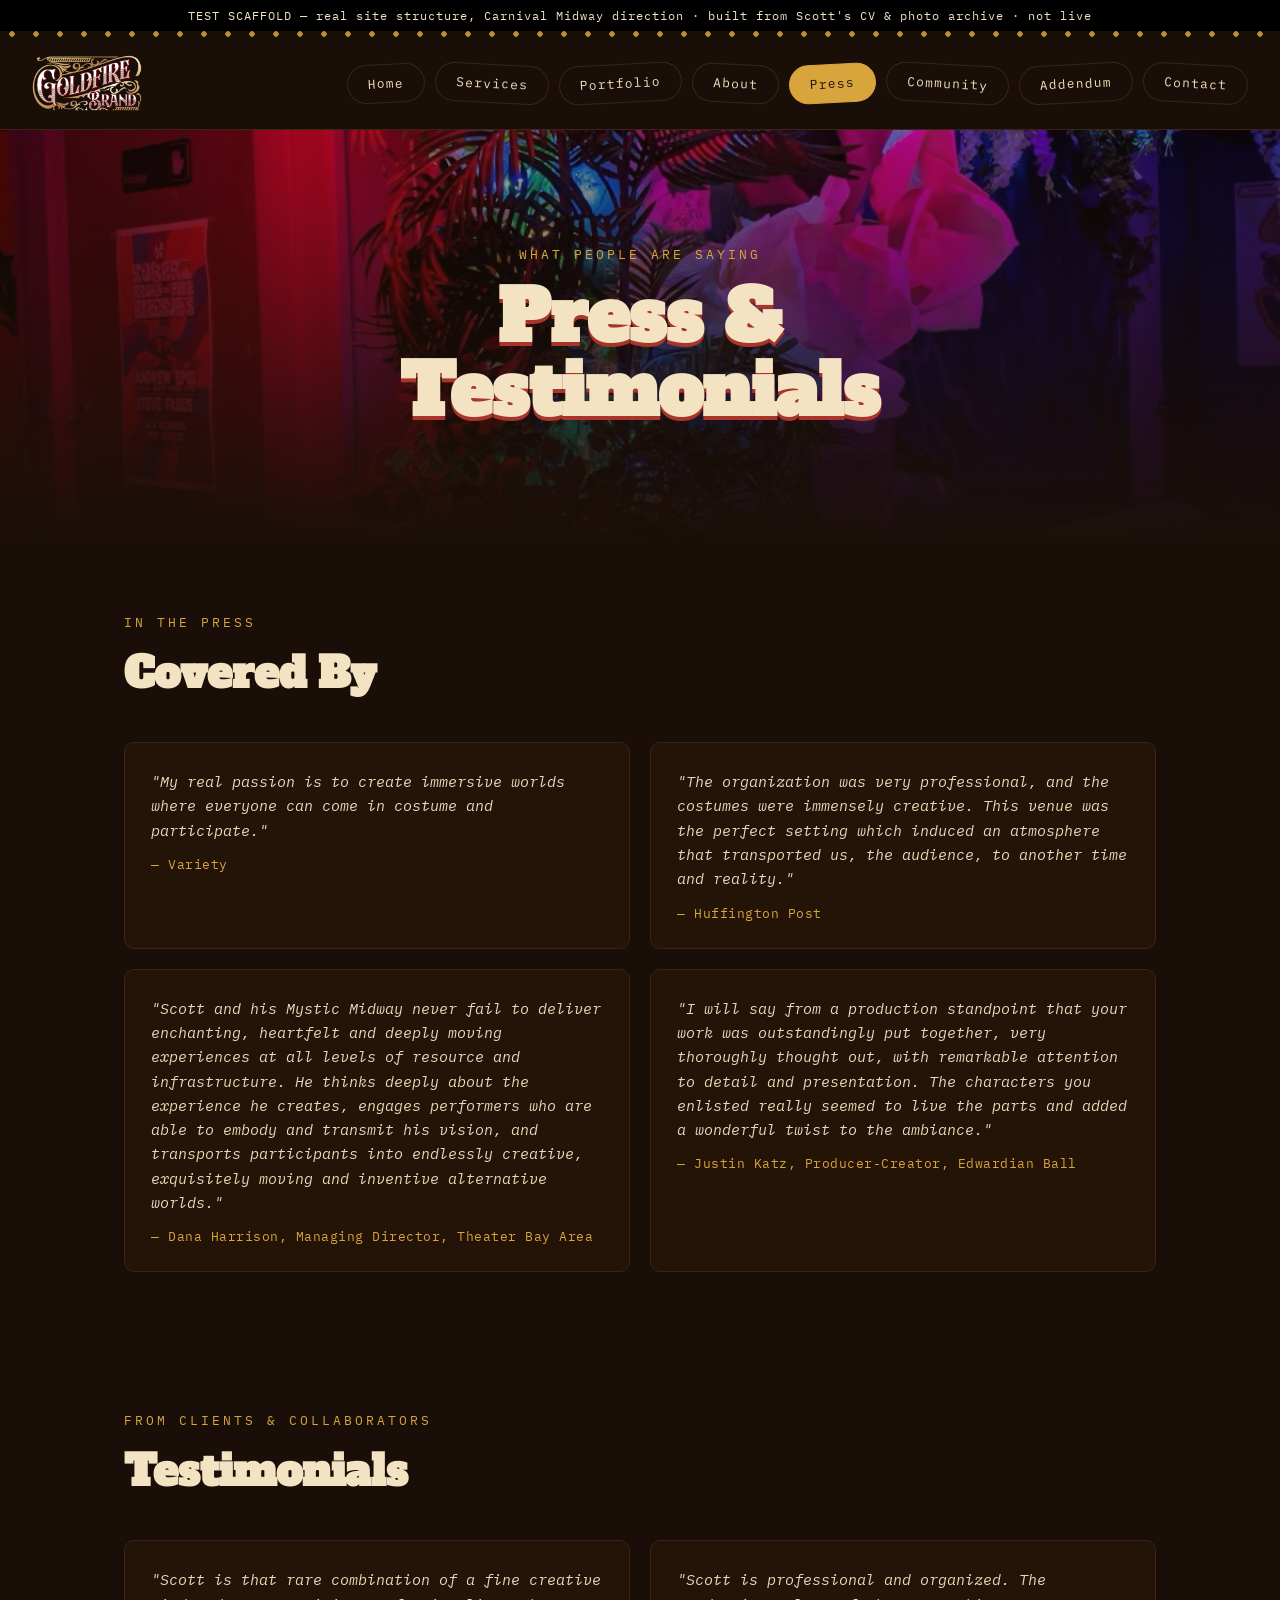
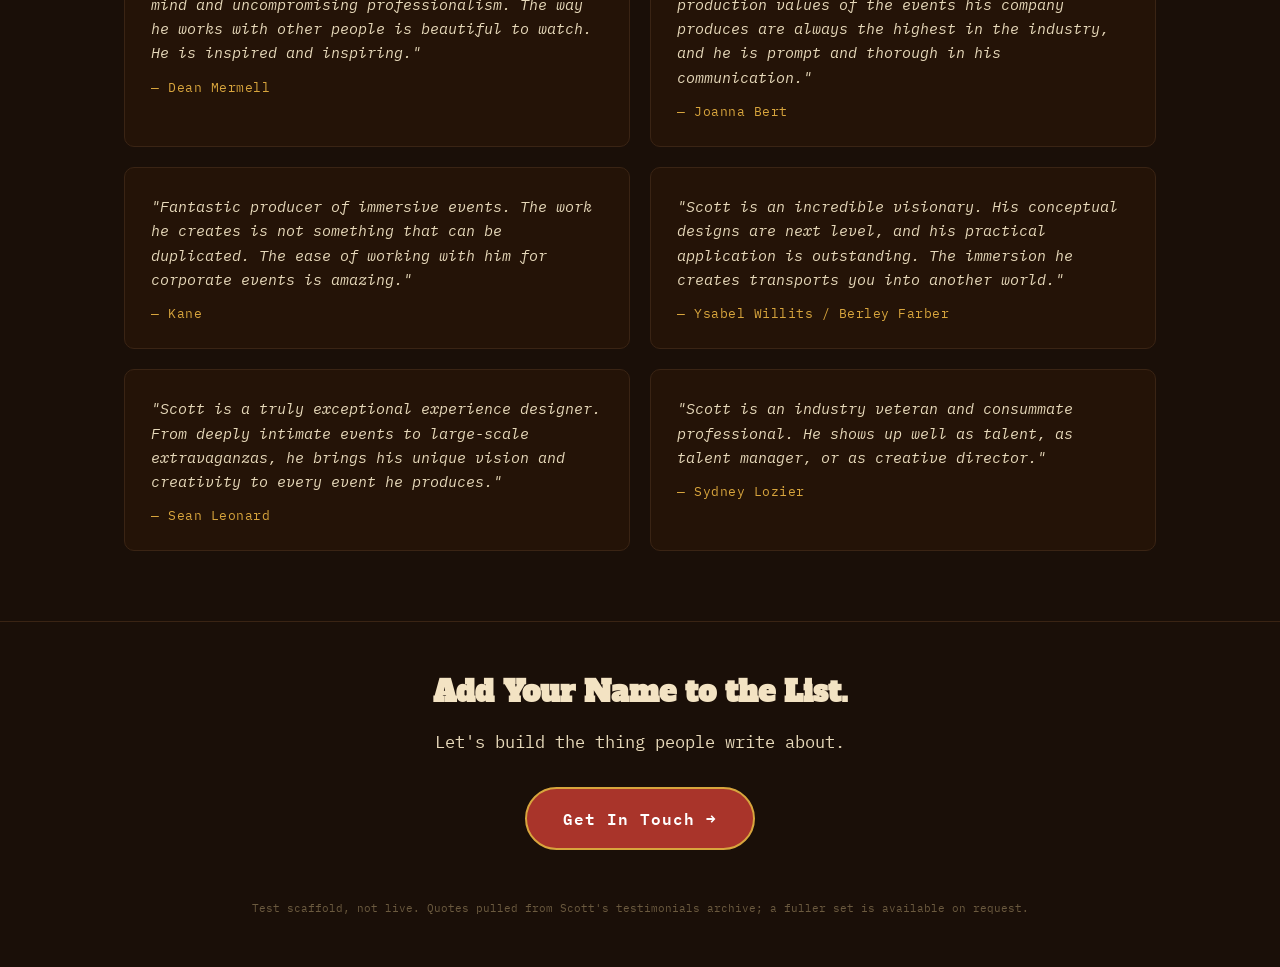
<file: site-scaffold/press.html>
<!DOCTYPE html>
<html lang="en">
<head>
<meta charset="UTF-8">
<meta name="viewport" content="width=device-width, initial-scale=1">
<title>Press &amp; Testimonials — Goldfire</title>
<link rel="preconnect" href="https://fonts.googleapis.com">
<link href="https://fonts.googleapis.com/css2?family=Alfa+Slab+One&family=IBM+Plex+Mono:wght@400;500;600&display=swap" rel="stylesheet">
<link rel="stylesheet" href="style.css">
</head>
<body>

<div class="scaffold-banner">TEST SCAFFOLD — real site structure, Carnival Midway direction · built from Scott's CV &amp; photo archive · not live</div>

<nav class="midway-nav">
  <div class="lights" aria-hidden="true"></div>
  <div class="nav-top">
    <a href="index.html" class="word"><img src="../assets/brand/goldfire-logo-nav.png" alt="Goldfire Brand" class="word-logo"></a>
    <button class="nav-toggle" aria-label="Toggle navigation" aria-expanded="false">
      <span></span><span></span><span></span>
    </button>
    <ul class="nav-carousel">
      <li><a href="index.html">Home</a></li>
      <li><a href="services.html">Services</a></li>
      <li><a href="portfolio.html">Portfolio</a></li>
      <li><a href="about.html">About</a></li>
      <li><a href="press.html" class="active">Press</a></li>
      <li><a href="community.html">Community</a></li>
      <li><a href="addendum.html">Addendum</a></li>
      <li><a href="contact.html">Contact</a></li>
    </ul>
  </div>
</nav>

<header class="page-hero" style="--bg-img:url('../assets/photos/barbarella-01.jpg')">
  <div class="hero-inner">
    <div class="hero-eyebrow">What People Are Saying</div>
    <h1>Press &amp; Testimonials</h1>
  </div>
</header>

<section>
  <div class="eyebrow">In the Press</div>
  <h2>Covered By</h2>
  <div class="press-grid">
    <div class="press-card">
      <p>"My real passion is to create immersive worlds where everyone can come in costume and participate."</p>
      <cite>— Variety</cite>
    </div>
    <div class="press-card">
      <p>"The organization was very professional, and the costumes were immensely creative. This venue was the perfect setting which induced an atmosphere that transported us, the audience, to another time and reality."</p>
      <cite>— Huffington Post</cite>
    </div>
    <div class="press-card">
      <p>"Scott and his Mystic Midway never fail to deliver enchanting, heartfelt and deeply moving experiences at all levels of resource and infrastructure. He thinks deeply about the experience he creates, engages performers who are able to embody and transmit his vision, and transports participants into endlessly creative, exquisitely moving and inventive alternative worlds."</p>
      <cite>— Dana Harrison, Managing Director, Theater Bay Area</cite>
    </div>
    <div class="press-card">
      <p>"I will say from a production standpoint that your work was outstandingly put together, very thoroughly thought out, with remarkable attention to detail and presentation. The characters you enlisted really seemed to live the parts and added a wonderful twist to the ambiance."</p>
      <cite>— Justin Katz, Producer-Creator, Edwardian Ball</cite>
    </div>
  </div>
</section>

<section>
  <div class="eyebrow">From Clients &amp; Collaborators</div>
  <h2>Testimonials</h2>
  <div class="press-grid">
    <div class="press-card">
      <p>"Scott is that rare combination of a fine creative mind and uncompromising professionalism. The way he works with other people is beautiful to watch. He is inspired and inspiring."</p>
      <cite>— Dean Mermell</cite>
    </div>
    <div class="press-card">
      <p>"Scott is professional and organized. The production values of the events his company produces are always the highest in the industry, and he is prompt and thorough in his communication."</p>
      <cite>— Joanna Bert</cite>
    </div>
    <div class="press-card">
      <p>"Fantastic producer of immersive events. The work he creates is not something that can be duplicated. The ease of working with him for corporate events is amazing."</p>
      <cite>— Kane</cite>
    </div>
    <div class="press-card">
      <p>"Scott is an incredible visionary. His conceptual designs are next level, and his practical application is outstanding. The immersion he creates transports you into another world."</p>
      <cite>— Ysabel Willits / Berley Farber</cite>
    </div>
    <div class="press-card">
      <p>"Scott is a truly exceptional experience designer. From deeply intimate events to large-scale extravaganzas, he brings his unique vision and creativity to every event he produces."</p>
      <cite>— Sean Leonard</cite>
    </div>
    <div class="press-card">
      <p>"Scott is an industry veteran and consummate professional. He shows up well as talent, as talent manager, or as creative director."</p>
      <cite>— Sydney Lozier</cite>
    </div>
  </div>
</section>

<footer id="book">
  <h2>Add Your Name to the List.</h2>
  <p class="lede" style="margin:0 auto">Let's build the thing people write about.</p>
  <a class="cta" href="contact.html">Get In Touch →</a>
  <div class="credit">
    Test scaffold, not live. Quotes pulled from Scott's testimonials archive; a fuller set is available on request.
  </div>
</footer>

<script src="nav.js" defer></script>
</body>
</html>
</file>
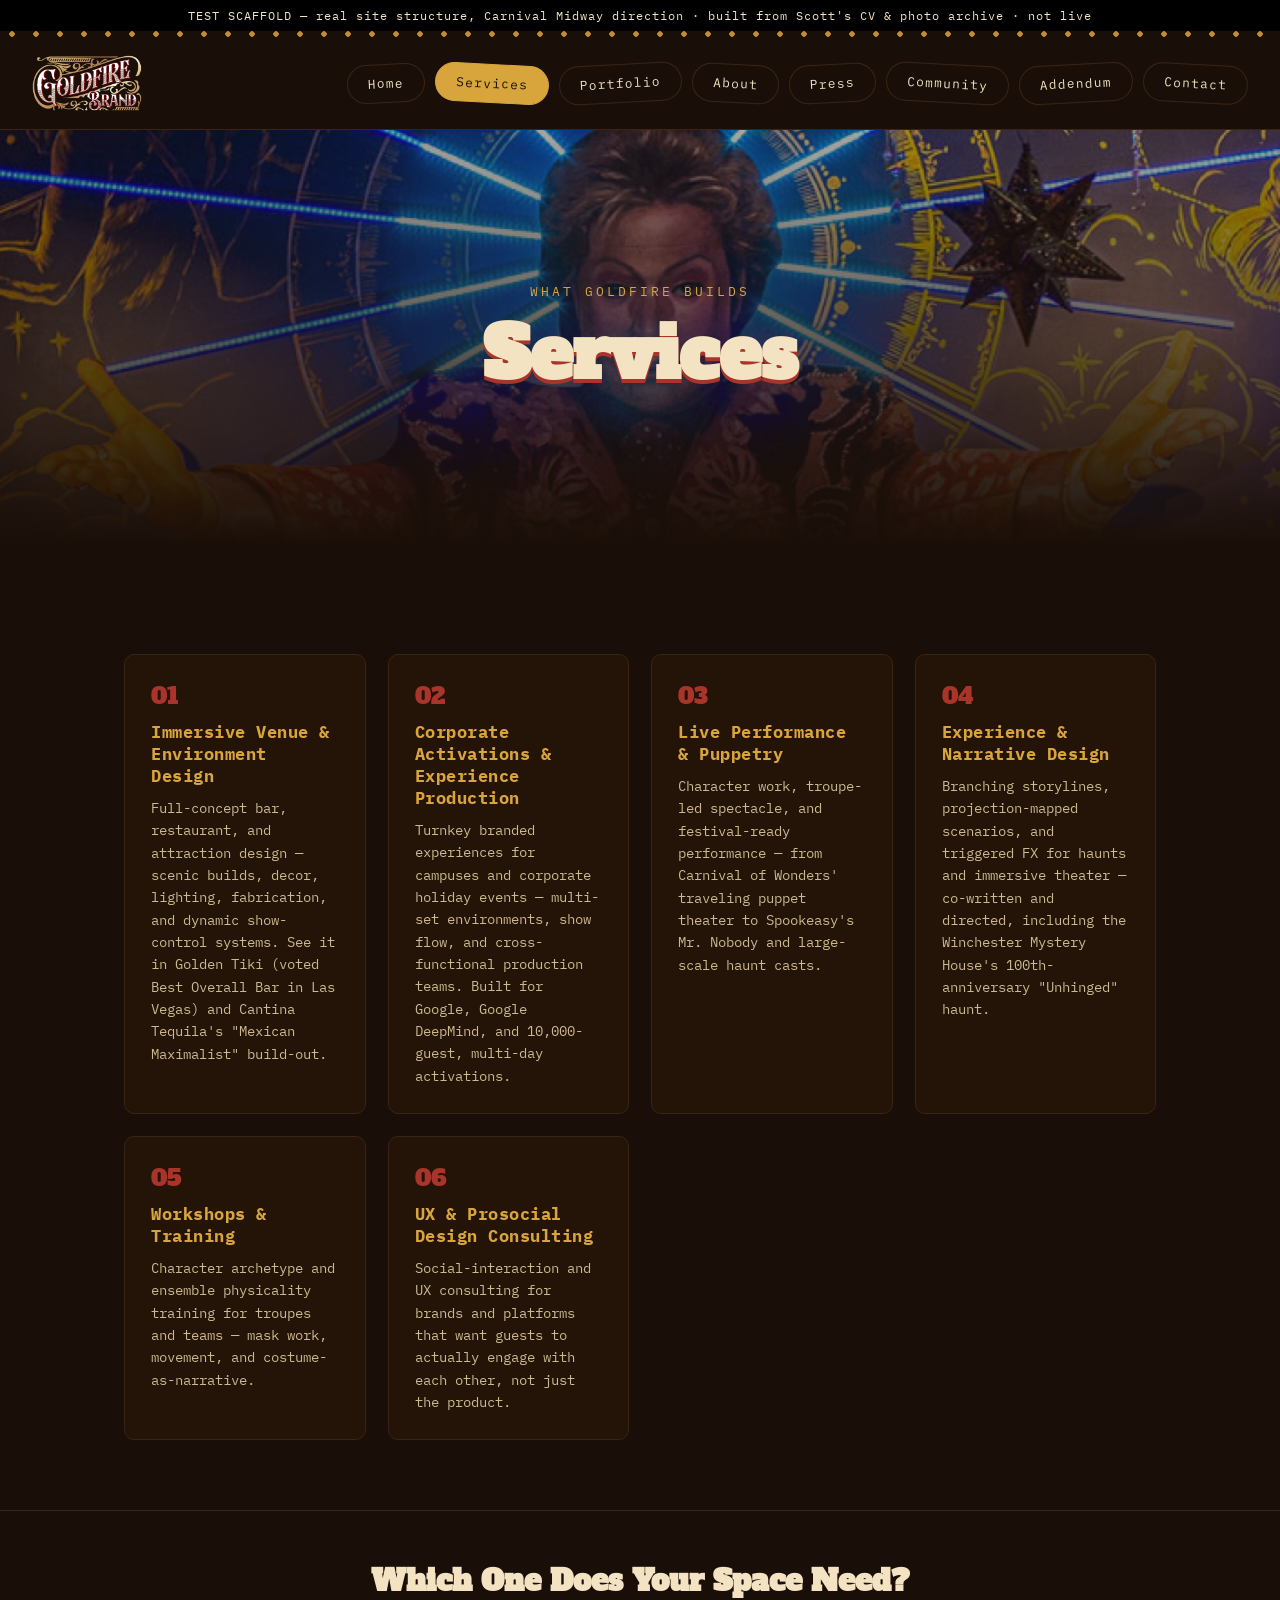
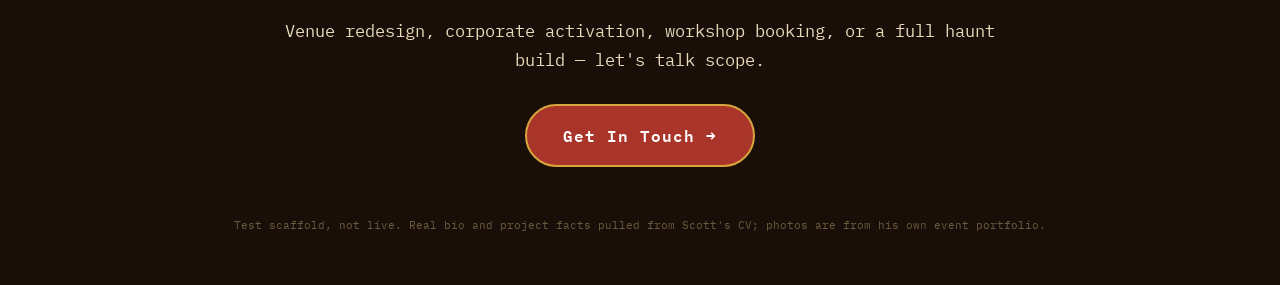
<file: site-scaffold/services.html>
<!DOCTYPE html>
<html lang="en">
<head>
<meta charset="UTF-8">
<meta name="viewport" content="width=device-width, initial-scale=1">
<title>Services — Goldfire</title>
<link rel="preconnect" href="https://fonts.googleapis.com">
<link href="https://fonts.googleapis.com/css2?family=Alfa+Slab+One&family=IBM+Plex+Mono:wght@400;500;600&display=swap" rel="stylesheet">
<link rel="stylesheet" href="style.css">
</head>
<body>

<div class="scaffold-banner">TEST SCAFFOLD — real site structure, Carnival Midway direction · built from Scott's CV &amp; photo archive · not live</div>

<nav class="midway-nav">
  <div class="lights" aria-hidden="true"></div>
  <div class="nav-top">
    <a href="index.html" class="word"><img src="../assets/brand/goldfire-logo-nav.png" alt="Goldfire Brand" class="word-logo"></a>
    <button class="nav-toggle" aria-label="Toggle navigation" aria-expanded="false">
      <span></span><span></span><span></span>
    </button>
    <ul class="nav-carousel">
      <li><a href="index.html">Home</a></li>
      <li><a href="services.html" class="active">Services</a></li>
      <li><a href="portfolio.html">Portfolio</a></li>
      <li><a href="about.html">About</a></li>
      <li><a href="press.html">Press</a></li>
      <li><a href="community.html">Community</a></li>
      <li><a href="addendum.html">Addendum</a></li>
      <li><a href="contact.html">Contact</a></li>
    </ul>
  </div>
</nav>

<header class="page-hero" style="--bg-img:url('../assets/photos/cantina-tequila-01.jpg')">
  <div class="hero-inner">
    <div class="hero-eyebrow">What Goldfire Builds</div>
    <h1>Services</h1>
  </div>
</header>

<section>
  <div class="services">
    <div class="card">
      <div class="num">01</div>
      <h3>Immersive Venue &amp; Environment Design</h3>
      <p>Full-concept bar, restaurant, and attraction design — scenic builds, decor, lighting, fabrication, and dynamic show-control systems. See it in Golden Tiki (voted Best Overall Bar in Las Vegas) and Cantina Tequila's "Mexican Maximalist" build-out.</p>
    </div>
    <div class="card">
      <div class="num">02</div>
      <h3>Corporate Activations &amp; Experience Production</h3>
      <p>Turnkey branded experiences for campuses and corporate holiday events — multi-set environments, show flow, and cross-functional production teams. Built for Google, Google DeepMind, and 10,000-guest, multi-day activations.</p>
    </div>
    <div class="card">
      <div class="num">03</div>
      <h3>Live Performance &amp; Puppetry</h3>
      <p>Character work, troupe-led spectacle, and festival-ready performance — from Carnival of Wonders' traveling puppet theater to Spookeasy's Mr. Nobody and large-scale haunt casts.</p>
    </div>
    <div class="card">
      <div class="num">04</div>
      <h3>Experience &amp; Narrative Design</h3>
      <p>Branching storylines, projection-mapped scenarios, and triggered FX for haunts and immersive theater — co-written and directed, including the Winchester Mystery House's 100th-anniversary "Unhinged" haunt.</p>
    </div>
    <div class="card">
      <div class="num">05</div>
      <h3>Workshops &amp; Training</h3>
      <p>Character archetype and ensemble physicality training for troupes and teams — mask work, movement, and costume-as-narrative.</p>
    </div>
    <div class="card">
      <div class="num">06</div>
      <h3>UX &amp; Prosocial Design Consulting</h3>
      <p>Social-interaction and UX consulting for brands and platforms that want guests to actually engage with each other, not just the product.</p>
    </div>
  </div>
</section>

<footer id="book">
  <h2>Which One Does Your Space Need?</h2>
  <p class="lede" style="margin:0 auto">Venue redesign, corporate activation, workshop booking, or a full haunt build — let's talk scope.</p>
  <a class="cta" href="contact.html">Get In Touch →</a>
  <div class="credit">
    Test scaffold, not live. Real bio and project facts pulled from Scott's CV; photos are from his own event portfolio.
  </div>
</footer>

<script src="nav.js" defer></script>
</body>
</html>
</file>
<file: site-scaffold/style.css>
:root{
  --bg:#1a0f08; --bg2:#241307; --cream:#f3e3c3; --gold:#d8a53d; --red:#a9342a; --line:#3a2414;
}
*{box-sizing:border-box;margin:0;padding:0}
body{background:var(--bg);color:var(--cream);font-family:'IBM Plex Mono',monospace;overflow-x:hidden}
h1,h2,h3,.display{font-family:'Alfa Slab One',serif}
a{color:inherit;text-decoration:none}
img{max-width:100%;display:block}

.scaffold-banner{position:sticky;top:0;z-index:50;background:#000;color:var(--cream);text-align:center;font-size:0.75rem;letter-spacing:1px;padding:8px 12px}

.midway-nav{position:relative;border-bottom:1px solid var(--line);overflow:hidden}
.midway-nav .lights{height:6px;background-image:radial-gradient(circle,var(--gold) 0 2.5px,transparent 3px);background-size:24px 6px;background-repeat:repeat-x;opacity:0.85;animation:chase 1s linear infinite}
@keyframes chase{to{background-position:-24px 0}}
.nav-top{display:flex;align-items:center;justify-content:space-between;padding:18px 32px;flex-wrap:wrap;gap:16px}
.midway-nav .word{display:inline-flex;align-items:center}
.midway-nav .word-logo{height:56px;width:auto;max-width:none;display:block}

.nav-carousel{display:flex;gap:10px;list-style:none;font-size:0.8rem;letter-spacing:1px;padding:4px 0}
.nav-carousel li{position:relative}
.nav-carousel a{display:block;padding:10px 20px;border-radius:30px;border:1px solid var(--line);transition:transform .22s ease,background .22s ease,color .22s ease,box-shadow .22s ease}
.nav-carousel li:nth-child(odd) a{transform:rotate(-3deg)}
.nav-carousel li:nth-child(even) a{transform:rotate(3deg)}
.nav-carousel a:hover,.nav-carousel a:focus-visible{transform:scale(1.14) rotate(0deg) translateY(-3px);background:var(--gold);color:var(--bg);border-color:var(--gold);box-shadow:0 6px 18px rgba(216,165,61,0.35)}
.nav-carousel a.active{background:var(--gold);color:var(--bg);border-color:var(--gold);transform:rotate(0deg);animation:pulse-glow 2.4s ease-in-out infinite}
@keyframes pulse-glow{0%,100%{box-shadow:0 0 0 0 rgba(216,165,61,0.55)}50%{box-shadow:0 0 0 7px rgba(216,165,61,0)}}

.nav-toggle{display:none;flex-direction:column;justify-content:center;gap:5px;width:40px;height:40px;background:none;border:1px solid var(--line);border-radius:8px;cursor:pointer;padding:0}
.nav-toggle span{display:block;height:2px;width:20px;margin:0 auto;background:var(--gold)}

@media (max-width:760px){
  .nav-top{padding:14px 20px}
  .midway-nav .word-logo{height:42px}
  .nav-toggle{display:flex}
  .nav-carousel{display:none;flex-direction:column;width:100%;flex-wrap:nowrap;gap:8px}
  .nav-carousel.open{display:flex}
  .nav-carousel li{width:100%}
  .nav-carousel a{text-align:center;padding:12px 20px}
  .nav-carousel li:nth-child(odd) a,.nav-carousel li:nth-child(even) a{transform:none}
  .nav-carousel a:hover,.nav-carousel a:focus-visible,.nav-carousel a.active{transform:none}
  section{padding:48px 20px}
  .page-hero{padding:40px 20px}
  .page-hero.full{min-height:70vh}
}
@media (prefers-reduced-motion: reduce){
  .midway-nav .lights,.nav-carousel a.active{animation:none}
}

.page-hero{position:relative;min-height:46vh;display:flex;align-items:center;justify-content:center;text-align:center;padding:60px 20px;background:
  linear-gradient(180deg, rgba(26,15,8,0.35) 0%, rgba(26,15,8,0.9) 85%, var(--bg) 100%),
  var(--bg-img) center/cover no-repeat;
}
.page-hero.full{min-height:88vh}
.hero-inner{max-width:780px}
.hero-eyebrow{color:var(--gold);letter-spacing:3px;font-size:0.8rem;margin-bottom:18px;text-transform:uppercase}
.page-hero h1{font-size:clamp(2.2rem,6vw,4.4rem);line-height:1.05;color:var(--cream);text-shadow:0 4px 0 var(--red)}
.page-hero p.sub{margin-top:22px;font-size:1.1rem;color:var(--cream);opacity:0.9;max-width:600px;margin-left:auto;margin-right:auto}
.cta{display:inline-block;margin-top:30px;background:var(--red);color:#fff;padding:16px 36px;border-radius:40px;font-weight:600;letter-spacing:1px;border:2px solid var(--gold)}
.cta.ghost{background:transparent;color:var(--gold)}

section{padding:70px 24px;max-width:1080px;margin:0 auto}
.eyebrow{color:var(--gold);letter-spacing:3px;font-size:0.8rem;text-transform:uppercase;margin-bottom:14px}
section h2{font-size:clamp(1.8rem,4vw,2.6rem);margin-bottom:24px;color:var(--cream)}
.lede{max-width:720px;font-size:1.05rem;line-height:1.7;color:#e7d9ba}

.quote{background:var(--bg2);border-left:4px solid var(--red);padding:32px 36px;margin:48px 0;font-size:1.3rem;font-family:'Alfa Slab One',serif;line-height:1.35;color:var(--cream)}
.quote cite{display:block;margin-top:14px;font-family:'IBM Plex Mono',monospace;font-size:0.8rem;color:var(--gold);font-style:normal}

.services{display:grid;grid-template-columns:repeat(auto-fit,minmax(230px,1fr));gap:22px;margin-top:40px}
.card{background:var(--bg2);border:1px solid var(--line);border-radius:10px;padding:26px}
.card .num{color:var(--red);font-family:'Alfa Slab One',serif;font-size:1.4rem}
.card h3{font-family:'IBM Plex Mono',monospace;font-size:1.05rem;color:var(--gold);margin:10px 0 10px;letter-spacing:0.5px}
.card p{font-size:0.9rem;line-height:1.55;color:#cbb98f}

.gallery{display:grid;grid-template-columns:repeat(4,1fr);gap:10px;margin-top:20px}
.gallery figure{overflow:hidden;border-radius:6px;position:relative}
.gallery img{height:220px;width:100%;object-fit:cover;filter:saturate(1.08) contrast(1.05)}
.gallery figcaption{position:absolute;bottom:0;left:0;right:0;background:linear-gradient(0deg,rgba(0,0,0,0.75),transparent);color:#fff;font-size:0.72rem;padding:8px 10px;letter-spacing:0.5px}
@media (max-width:800px){.gallery{grid-template-columns:repeat(2,1fr)}}

.stat-row{display:grid;grid-template-columns:repeat(4,1fr);gap:20px;margin-top:40px;border-top:1px solid var(--line);padding-top:30px}
.stat b{display:block;font-family:'Alfa Slab One',serif;font-size:1.9rem;color:var(--gold)}
.stat span{font-size:0.78rem;color:#cbb98f}
@media (max-width:800px){.stat-row{grid-template-columns:repeat(2,1fr)}}

.clients{display:flex;flex-wrap:wrap;gap:12px;margin-top:20px}
.clients span{border:1px solid var(--line);padding:8px 16px;border-radius:30px;font-size:0.8rem;color:var(--gold)}

.case{border:1px solid var(--line);border-radius:10px;background:var(--bg2);padding:30px;margin-bottom:28px;display:grid;grid-template-columns:1fr 1.4fr;gap:26px}
@media (max-width:760px){.case{grid-template-columns:1fr}}
.case img{border-radius:8px;width:100%;height:100%;object-fit:cover;min-height:200px}
.case h3{font-family:'Alfa Slab One',serif;font-size:1.3rem;color:var(--cream);margin-bottom:10px}
.case h3 .case-logo{height:30px;width:auto;max-width:none}
.case .meta{color:var(--gold);font-size:0.78rem;letter-spacing:1px;margin-bottom:14px;text-transform:uppercase}
.case p{font-size:0.92rem;line-height:1.6;color:#cbb98f}
.case .metric{display:inline-block;margin-top:14px;background:var(--bg);border:1px solid var(--gold);color:var(--gold);padding:8px 14px;border-radius:30px;font-size:0.78rem}

.contact-grid{display:grid;grid-template-columns:1fr 1fr;gap:40px;margin-top:30px}
@media (max-width:760px){.contact-grid{grid-template-columns:1fr}}
.contact-card{background:var(--bg2);border:1px solid var(--line);border-radius:10px;padding:30px}
.contact-card h3{color:var(--gold);font-family:'Alfa Slab One',serif;font-size:1.1rem;margin-bottom:16px}
.contact-card a.link{display:block;margin-bottom:10px;font-size:0.95rem;color:var(--cream);text-decoration:underline}

.press-grid{display:grid;grid-template-columns:repeat(2,1fr);gap:20px;margin-top:40px}
@media (max-width:760px){.press-grid{grid-template-columns:1fr}}
.press-card{background:var(--bg2);border:1px solid var(--line);border-radius:10px;padding:26px}
.press-card p{font-size:0.95rem;line-height:1.6;color:#e7d9ba;font-style:italic}
.press-card cite{display:block;margin-top:14px;font-size:0.8rem;color:var(--gold);font-style:normal;letter-spacing:0.5px}

footer{border-top:1px solid var(--line);padding:50px 24px;text-align:center}
footer h2{font-family:'Alfa Slab One',serif;font-size:1.8rem;margin-bottom:16px}
footer .credit{margin-top:50px;font-size:0.68rem;color:#6b5a3f;line-height:1.6}
</file>
